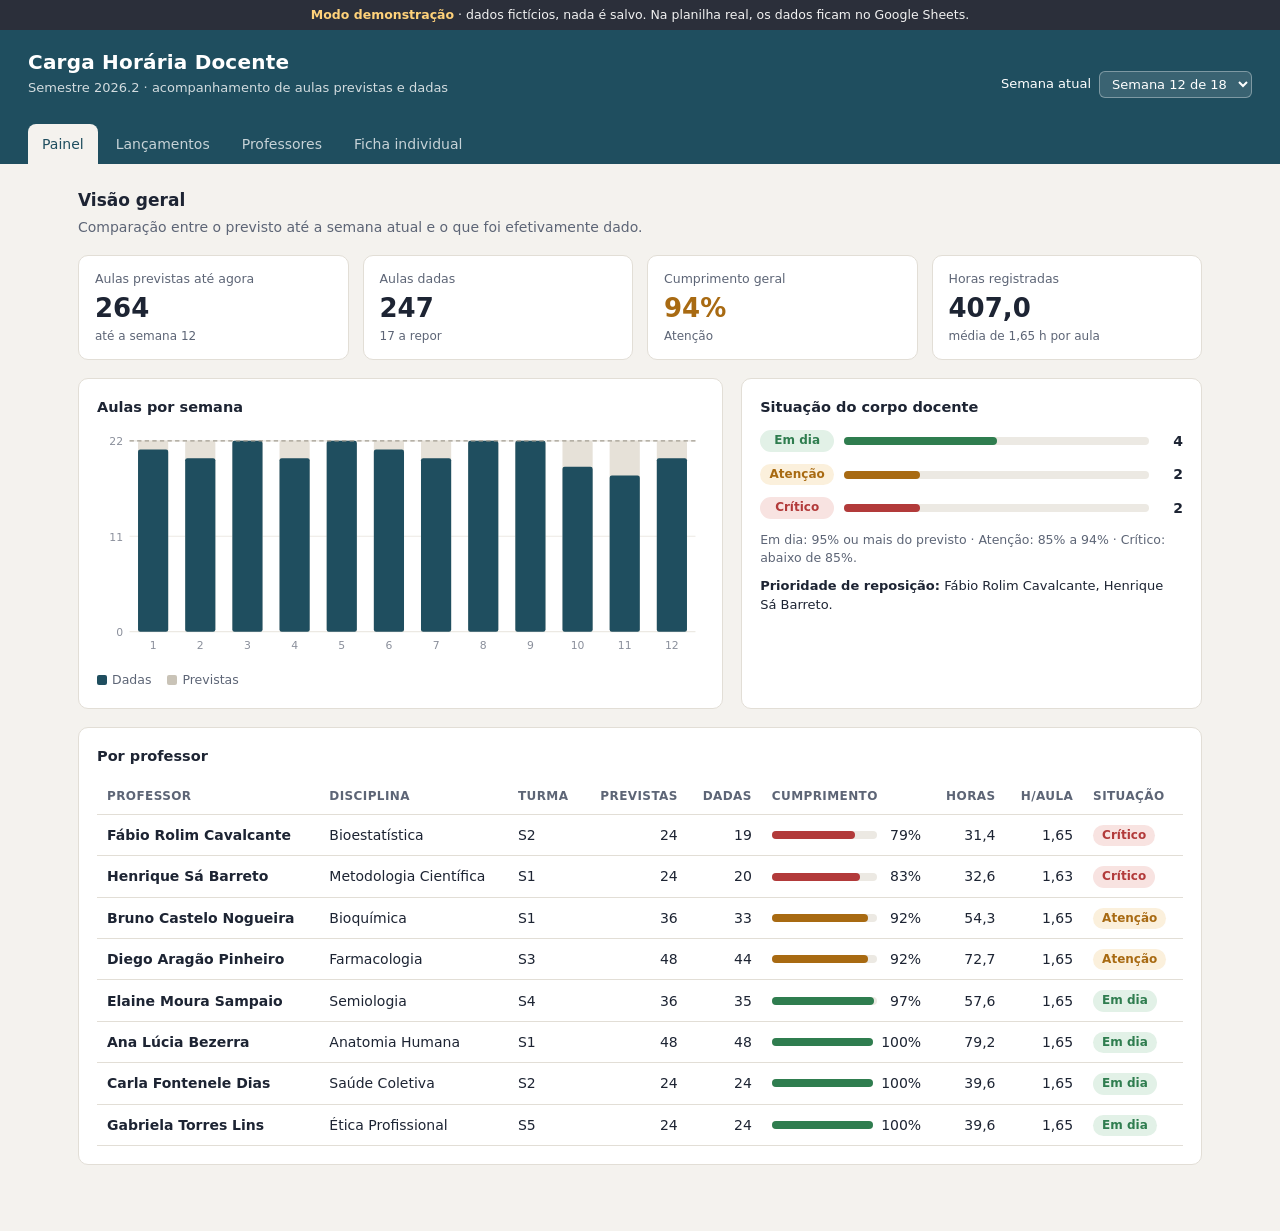
<file: index.html>
<!doctype html>
<meta charset="utf-8">
<title>Carga Horária Docente — demo</title>
<meta http-equiv="refresh" content="0; url=apps-script/Index.html">
<a href="apps-script/Index.html">Abrir a demonstração</a>
</file>
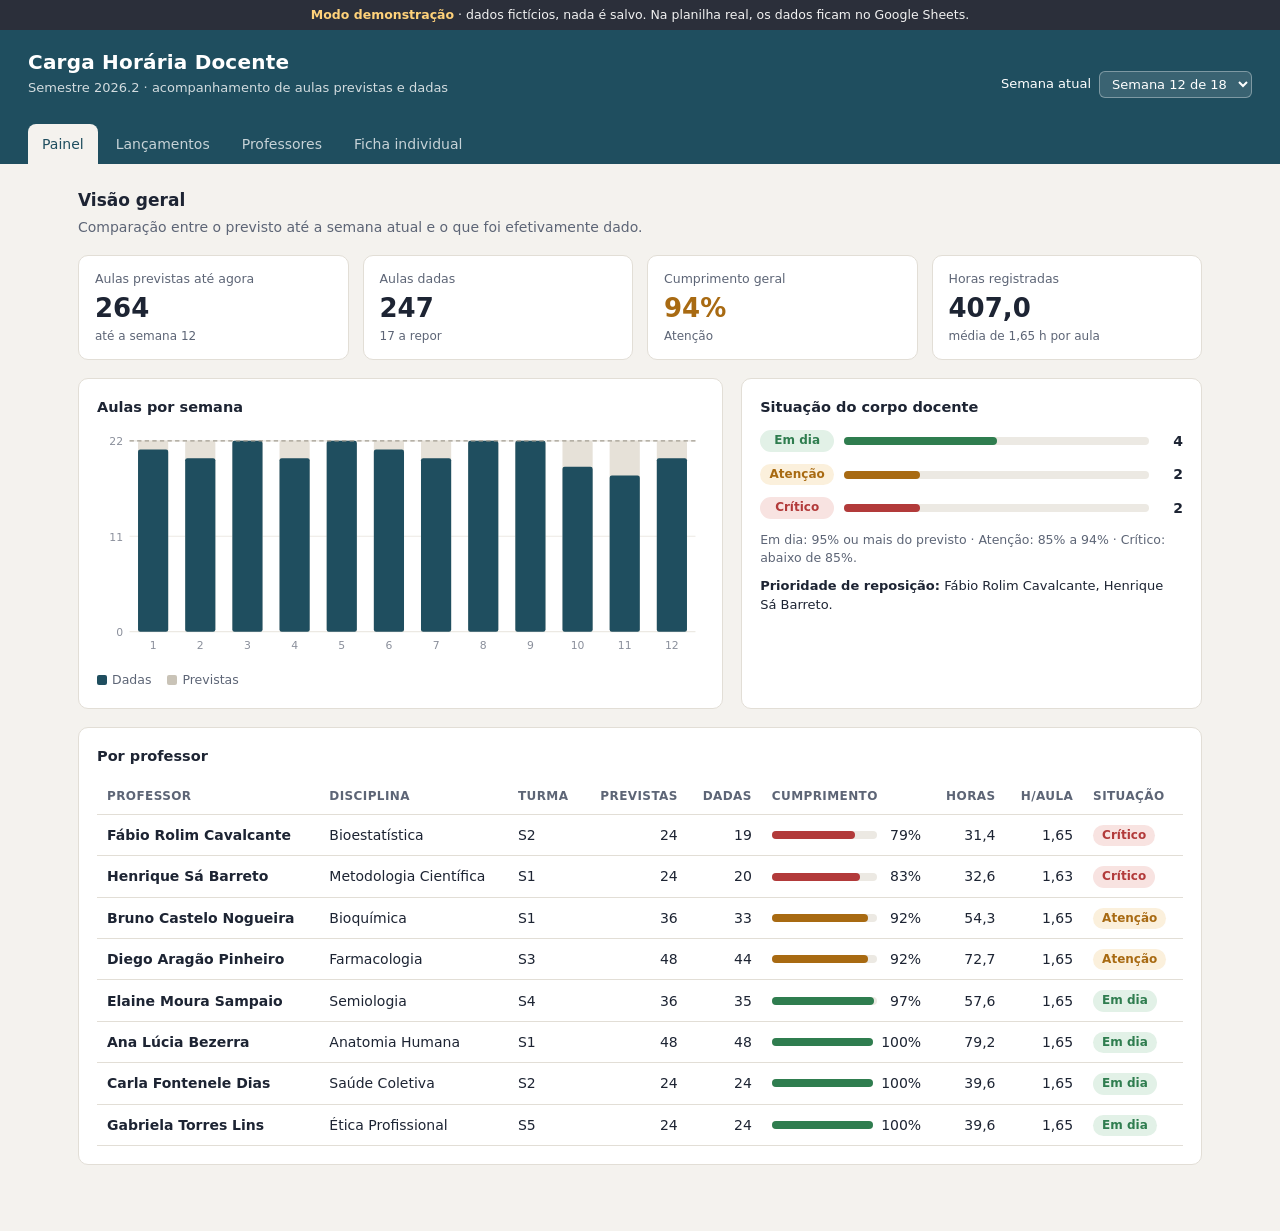
<file: apps-script/Index.html>
<!DOCTYPE html>
<html lang="pt-BR">
<head>
<meta charset="utf-8">
<meta name="viewport" content="width=device-width, initial-scale=1">
<title>Carga Horária Docente</title>
<style>
  :root {
    --bg: #f4f2ee;
    --surface: #ffffff;
    --ink: #1d2433;
    --muted: #5d6576;
    --line: #e2ded6;
    --brand: #1f4e5f;
    --brand-soft: #e3eef1;
    --ok: #2f7d4f;
    --ok-soft: #e2f1e7;
    --warn: #a86a12;
    --warn-soft: #fbf0dc;
    --bad: #b23a3a;
    --bad-soft: #f8e3e1;
    --radius: 10px;
    --font: "Segoe UI", system-ui, -apple-system, Roboto, "Helvetica Neue", Arial, sans-serif;
  }
  * { box-sizing: border-box; }
  body { margin: 0; background: var(--bg); color: var(--ink); font: 14px/1.45 var(--font); }
  button, input, select { font: inherit; color: inherit; }

  .demo-banner { background: #2b2f3a; color: #f1f1f1; text-align: center; padding: 6px 16px; font-size: 12.5px; }
  .demo-banner b { color: #ffd27a; }

  header.top {
    background: var(--brand); color: #fff;
    padding: 18px 28px 0; display: flex; flex-wrap: wrap; align-items: flex-end; gap: 12px 24px;
  }
  .brand h1 { margin: 0; font-size: 20px; letter-spacing: .2px; }
  .brand p { margin: 2px 0 14px; opacity: .8; font-size: 13px; }
  .semana-atual { margin-left: auto; margin-bottom: 14px; display: flex; align-items: center; gap: 8px; font-size: 13px; }
  .semana-atual select { background: rgba(255,255,255,.12); border: 1px solid rgba(255,255,255,.35); color: #fff; border-radius: 6px; padding: 4px 8px; }
  .semana-atual select option { color: var(--ink); }
  nav.tabs { flex-basis: 100%; display: flex; gap: 4px; overflow-x: auto; }
  nav.tabs button {
    background: none; border: 0; color: rgba(255,255,255,.75); padding: 10px 14px; cursor: pointer;
    border-radius: 8px 8px 0 0; white-space: nowrap; font-weight: 500;
  }
  nav.tabs button[aria-selected="true"] { background: var(--bg); color: var(--brand); }

  main { max-width: 1180px; margin: 0 auto; padding: 24px 28px 48px; }
  section[hidden] { display: none; }
  h2 { font-size: 17px; margin: 0 0 4px; }
  .sub { color: var(--muted); margin: 0 0 18px; }

  .kpis { display: grid; grid-template-columns: repeat(auto-fit, minmax(190px, 1fr)); gap: 14px; margin-bottom: 18px; }
  .kpi { background: var(--surface); border: 1px solid var(--line); border-radius: var(--radius); padding: 14px 16px; }
  .kpi .label { color: var(--muted); font-size: 12.5px; }
  .kpi .valor { font-size: 26px; font-weight: 650; margin-top: 2px; font-variant-numeric: tabular-nums; }
  .kpi .nota { font-size: 12px; color: var(--muted); }

  .card { background: var(--surface); border: 1px solid var(--line); border-radius: var(--radius); padding: 18px; margin-bottom: 18px; }
  .card h3 { margin: 0 0 12px; font-size: 14.5px; }
  .grid-2 { display: grid; grid-template-columns: 1.4fr 1fr; gap: 18px; }
  @media (max-width: 900px) { .grid-2 { grid-template-columns: 1fr; } }

  table { width: 100%; border-collapse: collapse; font-variant-numeric: tabular-nums; }
  th, td { text-align: left; padding: 9px 10px; border-bottom: 1px solid var(--line); }
  th { font-size: 12px; text-transform: uppercase; letter-spacing: .4px; color: var(--muted); font-weight: 600; }
  td.num, th.num { text-align: right; }
  tbody tr:hover { background: #faf9f6; }
  .tabela-wrap { overflow-x: auto; }

  .barra { position: relative; height: 8px; background: #ece9e3; border-radius: 4px; min-width: 90px; }
  .barra > span { position: absolute; inset: 0 auto 0 0; border-radius: 4px; }
  .chip { display: inline-block; padding: 2px 9px; border-radius: 999px; font-size: 12px; font-weight: 600; }
  .chip.ok { background: var(--ok-soft); color: var(--ok); }
  .chip.warn { background: var(--warn-soft); color: var(--warn); }
  .chip.bad { background: var(--bad-soft); color: var(--bad); }

  .legenda { display: flex; gap: 16px; font-size: 12.5px; color: var(--muted); margin-top: 8px; flex-wrap: wrap; }
  .legenda i { display: inline-block; width: 10px; height: 10px; border-radius: 2px; margin-right: 5px; vertical-align: -1px; }

  form.linha { display: grid; grid-template-columns: repeat(auto-fit, minmax(150px, 1fr)); gap: 12px; align-items: end; }
  label.campo { display: flex; flex-direction: column; gap: 4px; font-size: 12.5px; color: var(--muted); }
  label.campo input, label.campo select { height: 38px; padding: 0 10px; border: 1px solid var(--line); border-radius: 7px; background: #fff; color: var(--ink); font-size: 14px; }
  .btn { background: var(--brand); color: #fff; border: 0; border-radius: 7px; padding: 9px 16px; cursor: pointer; font-weight: 600; }
  .btn:disabled { opacity: .6; cursor: progress; }
  .btn.sec { background: #fff; color: var(--brand); border: 1px solid var(--brand); }

  .mapa { border-collapse: separate; border-spacing: 3px; width: auto; }
  .mapa th, .mapa td { border: 0; padding: 0; }
  .mapa th { font-size: 11px; text-transform: none; letter-spacing: 0; text-align: center; padding: 0 0 4px; }
  .mapa th.nome { text-align: left; padding-right: 10px; white-space: nowrap; font-size: 12.5px; color: var(--ink); font-weight: 500; }
  .mapa td.cel { width: 34px; height: 30px; text-align: center; border-radius: 5px; cursor: pointer; font-size: 12px; font-weight: 600; }
  .mapa td.cel:hover { outline: 2px solid var(--brand); }
  .cel.vazia { background: #f0ede7; color: #b7b1a6; }
  .cel.cheia { background: #cfe5d8; color: #1f5b37; }
  .cel.parcial { background: #f6dfb6; color: #7a4d0c; }
  .cel.zero { background: #f1c9c4; color: #8b2a2a; }
  .cel.futura { background: transparent; border: 1px dashed var(--line); cursor: default; }
  .cel.futura:hover { outline: none; }

  .toast { position: fixed; bottom: 22px; left: 50%; transform: translateX(-50%); background: var(--ink); color: #fff; padding: 10px 16px; border-radius: 8px; font-size: 13.5px; opacity: 0; transition: opacity .2s; pointer-events: none; }
  .toast.on { opacity: 1; }
  .toast.erro { background: var(--bad); }

  /* Ficha individual */
  .ficha-ctrl { display: flex; gap: 12px; align-items: end; flex-wrap: wrap; margin-bottom: 18px; }
  .ficha { background: #fff; border: 1px solid var(--line); border-radius: var(--radius); padding: 32px 36px; max-width: 820px; }
  .ficha header { display: flex; justify-content: space-between; align-items: flex-start; border-bottom: 2px solid var(--brand); padding-bottom: 12px; margin-bottom: 18px; gap: 16px; }
  .ficha header h3 { margin: 0; font-size: 18px; color: var(--brand); }
  .ficha header .meta { text-align: right; font-size: 12.5px; color: var(--muted); }
  .ficha .ident { display: grid; grid-template-columns: repeat(3, 1fr); gap: 10px; margin-bottom: 20px; }
  .ficha .ident div span { display: block; font-size: 11.5px; color: var(--muted); text-transform: uppercase; letter-spacing: .4px; }
  .ficha .ident div b { font-size: 15px; }
  .ficha .kpis { margin-bottom: 22px; grid-template-columns: repeat(4, 1fr); gap: 10px; }
  .ficha .kpi .valor { font-size: 22px; }
  @media (max-width: 640px) { .ficha .kpis, .ficha .ident { grid-template-columns: 1fr 1fr; } .ficha { padding: 20px; } }
  .ficha h4 { margin: 0 0 8px; font-size: 13.5px; }
  .comparativo { margin: 4px 0 24px; }
  .comparativo svg { width: 100%; height: auto; display: block; }
  .comparativo p { margin: 6px 0 0; font-size: 12.5px; color: var(--muted); }
  .assinaturas { display: grid; grid-template-columns: 1fr 1fr; gap: 40px; margin-top: 44px; }
  .assinaturas div { border-top: 1px solid var(--ink); padding-top: 6px; text-align: center; font-size: 12.5px; }

  @media print {
    @page { size: A4; margin: 14mm; }
    body { background: #fff; }
    .demo-banner, header.top, .ficha-ctrl, .toast, section:not(#aba-ficha) { display: none !important; }
    main { padding: 0; max-width: none; }
    .ficha { border: 0; padding: 0; max-width: none; }
    .kpi { break-inside: avoid; }
    .ficha th, .ficha td { padding: 4px 8px; font-size: 12px; }
    .ficha .kpis { margin-bottom: 14px; }
    .comparativo { margin-bottom: 14px; }
    .assinaturas { margin-top: 36px; break-inside: avoid; }
  }
</style>
</head>
<body>

<div class="demo-banner" id="demoBanner" hidden>
  <b>Modo demonstração</b> · dados fictícios, nada é salvo. Na planilha real, os dados ficam no Google Sheets.
</div>

<header class="top">
  <div class="brand">
    <h1>Carga Horária Docente</h1>
    <p>Semestre <span id="semestre">—</span> · acompanhamento de aulas previstas e dadas</p>
  </div>
  <label class="semana-atual">Semana atual
    <select id="semanaAtual" aria-label="Semana atual do semestre"></select>
  </label>
  <nav class="tabs" role="tablist">
    <button role="tab" data-aba="painel" aria-selected="true">Painel</button>
    <button role="tab" data-aba="lancamentos" aria-selected="false">Lançamentos</button>
    <button role="tab" data-aba="professores" aria-selected="false">Professores</button>
    <button role="tab" data-aba="ficha" aria-selected="false">Ficha individual</button>
  </nav>
</header>

<main>
  <!-- PAINEL -->
  <section id="aba-painel">
    <h2>Visão geral</h2>
    <p class="sub">Comparação entre o previsto até a semana atual e o que foi efetivamente dado.</p>
    <div class="kpis" id="kpisGerais"></div>
    <div class="grid-2">
      <div class="card">
        <h3>Aulas por semana</h3>
        <div id="graficoSemanas"></div>
        <div class="legenda"><span><i style="background:var(--brand)"></i>Dadas</span><span><i style="background:#c9c3b7"></i>Previstas</span></div>
      </div>
      <div class="card">
        <h3>Situação do corpo docente</h3>
        <div id="resumoSituacao"></div>
      </div>
    </div>
    <div class="card">
      <h3>Por professor</h3>
      <div class="tabela-wrap"><table id="tabelaProfessores"></table></div>
    </div>
  </section>

  <!-- LANÇAMENTOS -->
  <section id="aba-lancamentos" hidden>
    <h2>Lançamento semanal</h2>
    <p class="sub">Registre as aulas dadas na semana. Clique em uma célula do mapa para editar um lançamento.</p>
    <div class="card">
      <form class="linha" id="formLancamento">
        <label class="campo">Semana <select name="semana" required></select></label>
        <label class="campo" style="grid-column: span 2">Professor <select name="professorId" required></select></label>
        <label class="campo">Aulas dadas <input name="aulasDadas" type="number" min="0" step="1" required></label>
        <label class="campo">Horas <input name="horas" type="number" min="0" step="0.1" required></label>
        <label class="campo" style="grid-column: span 2">Observação <input name="observacao" placeholder="Ex.: reposição na semana 14"></label>
        <button class="btn" type="submit">Salvar lançamento</button>
      </form>
    </div>
    <div class="card">
      <h3>Mapa do semestre (aulas dadas por semana)</h3>
      <div class="tabela-wrap"><table class="mapa" id="mapa"></table></div>
      <div class="legenda">
        <span><i style="background:#cfe5d8"></i>Completa</span>
        <span><i style="background:#f6dfb6"></i>Parcial</span>
        <span><i style="background:#f1c9c4"></i>Nenhuma aula</span>
        <span><i style="background:#f0ede7"></i>Sem lançamento</span>
      </div>
    </div>
  </section>

  <!-- PROFESSORES -->
  <section id="aba-professores" hidden>
    <h2>Professores</h2>
    <p class="sub">Cadastro do corpo docente e da carga semanal prevista.</p>
    <div class="card">
      <form class="linha" id="formProfessor">
        <input type="hidden" name="id">
        <label class="campo" style="grid-column: span 2">Nome <input name="nome" required></label>
        <label class="campo" style="grid-column: span 2">Disciplina <input name="disciplina"></label>
        <label class="campo">Turma <input name="turma"></label>
        <label class="campo">Aulas por semana <input name="aulasPorSemana" type="number" min="0" step="1" required></label>
        <button class="btn" type="submit">Salvar professor</button>
        <button class="btn sec" type="reset">Limpar</button>
      </form>
    </div>
    <div class="card"><div class="tabela-wrap"><table id="tabelaCadastro"></table></div></div>
  </section>

  <!-- FICHA INDIVIDUAL -->
  <section id="aba-ficha" hidden>
    <div class="ficha-ctrl">
      <label class="campo" style="min-width:280px">Professor <select id="fichaProfessor"></select></label>
      <button class="btn" onclick="window.print()">Imprimir ficha</button>
    </div>
    <div class="ficha" id="ficha"></div>
  </section>
</main>

<div class="toast" id="toast" role="status" aria-live="polite"></div>

<script>
/* ======================================================================
   Camada de dados: usa google.script.run no Apps Script, ou dados
   fictícios em memória quando aberto direto no navegador (modo demo).
   ====================================================================== */
const DEMO = !(window.google && google.script && google.script.run);

function chamar(fn, ...args) {
  if (!DEMO) {
    return new Promise((ok, falha) =>
      google.script.run.withSuccessHandler(ok).withFailureHandler(e => falha(e))[fn](...args));
  }
  return Promise.resolve(Demo[fn](...args));
}

const Demo = (() => {
  const professores = [
    ['P001', 'Ana Lúcia Bezerra', 'Anatomia Humana', 'S1', 4],
    ['P002', 'Bruno Castelo Nogueira', 'Bioquímica', 'S1', 3],
    ['P003', 'Carla Fontenele Dias', 'Saúde Coletiva', 'S2', 2],
    ['P004', 'Diego Aragão Pinheiro', 'Farmacologia', 'S3', 4],
    ['P005', 'Elaine Moura Sampaio', 'Semiologia', 'S4', 3],
    ['P006', 'Fábio Rolim Cavalcante', 'Bioestatística', 'S2', 2],
    ['P007', 'Gabriela Torres Lins', 'Ética Profissional', 'S5', 2],
    ['P008', 'Henrique Sá Barreto', 'Metodologia Científica', 'S1', 2],
  ];
  // mesma regra de geração de exemplo usada no Code.gs
  const perfil = [0.98, 0.88, 1.0, 0.8, 0.95, 0.72, 0.97, 0.9];
  const pseudoAleatorio = (i, s) => { const x = Math.sin((i + 1) * 12.9898 + s * 78.233) * 43758.5453; return x - Math.floor(x); };
  const lancamentos = [];
  professores.forEach((p, i) => {
    for (let s = 1; s <= 12; s++) {
      if (i === professores.length - 1 && s === 12) continue; // um lançamento ainda não feito
      const r = pseudoAleatorio(i, s);
      let dadas = p[4];
      if (r > perfil[i]) dadas = Math.max(0, p[4] - (r > (1 + perfil[i]) / 2 + 0.02 ? 2 : 1));
      const horas = Math.round(dadas * (1.5 + ((i + s) % 4) * 0.1) * 10) / 10;
      lancamentos.push({ semana: s, professorId: p[0], aulasDadas: dadas, horas, observacao: dadas < p[4] ? 'Reposição pendente' : '' });
    }
  });
  const db = {
    parametros: { semestre: '2026.2', semanas: 18, semanaAtual: 12, horasPorAula: 1.67 },
    professores: professores.map(p => ({ id: p[0], nome: p[1], disciplina: p[2], turma: p[3], aulasPorSemana: p[4], ativo: true })),
    lancamentos,
  };
  const copia = () => JSON.parse(JSON.stringify(db));
  return {
    getDados: copia,
    salvarLancamento(l) {
      const i = db.lancamentos.findIndex(x => x.semana === +l.semana && x.professorId === l.professorId);
      const novo = { semana: +l.semana, professorId: l.professorId, aulasDadas: +l.aulasDadas, horas: +l.horas, observacao: l.observacao || '' };
      if (i >= 0) db.lancamentos[i] = novo; else db.lancamentos.push(novo);
      return copia();
    },
    salvarProfessor(p) {
      const id = p.id || 'P' + String(db.professores.length + 1).padStart(3, '0');
      const novo = { id, nome: p.nome.trim(), disciplina: p.disciplina, turma: p.turma, aulasPorSemana: +p.aulasPorSemana, ativo: true };
      const i = db.professores.findIndex(x => x.id === id);
      if (i >= 0) db.professores[i] = novo; else db.professores.push(novo);
      return copia();
    },
    salvarSemanaAtual(s) { db.parametros.semanaAtual = +s; return copia(); },
  };
})();

/* ======================================================================
   Cálculos
   ====================================================================== */
let D = null;

function metricas(prof) {
  const ate = D.parametros.semanaAtual;
  const meus = D.lancamentos.filter(l => l.professorId === prof.id && l.semana <= ate);
  const previstasAte = prof.aulasPorSemana * ate;
  const previstasTotal = prof.aulasPorSemana * D.parametros.semanas;
  const dadas = meus.reduce((s, l) => s + l.aulasDadas, 0);
  const horas = meus.reduce((s, l) => s + l.horas, 0);
  const cumprimento = previstasAte ? dadas / previstasAte : 0;
  return {
    previstasAte, previstasTotal, dadas, horas, cumprimento,
    mediaHoras: dadas ? horas / dadas : 0,
    pendentes: Math.max(0, previstasAte - dadas),
    lancadas: meus.length,
  };
}

function situacao(c) {
  if (c >= 0.95) return { cls: 'ok', txt: 'Em dia', cor: 'var(--ok)' };
  if (c >= 0.85) return { cls: 'warn', txt: 'Atenção', cor: 'var(--warn)' };
  return { cls: 'bad', txt: 'Crítico', cor: 'var(--bad)' };
}

const fmt = {
  int: n => n.toLocaleString('pt-BR'),
  dec: (n, c = 1) => n.toLocaleString('pt-BR', { minimumFractionDigits: c, maximumFractionDigits: c }),
  pct: n => Math.round(n * 100) + '%',
};
const esc = s => String(s ?? '').replace(/[&<>"]/g, c => ({ '&': '&amp;', '<': '&lt;', '>': '&gt;', '"': '&quot;' }[c]));
const ativos = () => D.professores.filter(p => p.ativo);

/* ======================================================================
   Renderização
   ====================================================================== */
function renderTudo() {
  document.getElementById('semestre').textContent = D.parametros.semestre;
  const selSem = document.getElementById('semanaAtual');
  selSem.innerHTML = Array.from({ length: D.parametros.semanas }, (_, i) =>
    `<option value="${i + 1}" ${i + 1 === D.parametros.semanaAtual ? 'selected' : ''}>Semana ${i + 1} de ${D.parametros.semanas}</option>`).join('');
  renderPainel();
  renderLancamentos();
  renderCadastro();
  renderFicha();
}

function kpi(label, valor, nota = '') {
  return `<div class="kpi"><div class="label">${label}</div><div class="valor">${valor}</div><div class="nota">${nota}</div></div>`;
}

function renderPainel() {
  const lista = ativos().map(p => ({ p, m: metricas(p) }));
  const prev = lista.reduce((s, x) => s + x.m.previstasAte, 0);
  const dadas = lista.reduce((s, x) => s + x.m.dadas, 0);
  const horas = lista.reduce((s, x) => s + x.m.horas, 0);
  const sit = situacao(prev ? dadas / prev : 0);

  document.getElementById('kpisGerais').innerHTML =
    kpi('Aulas previstas até agora', fmt.int(prev), `até a semana ${D.parametros.semanaAtual}`) +
    kpi('Aulas dadas', fmt.int(dadas), `${fmt.int(Math.max(0, prev - dadas))} a repor`) +
    kpi('Cumprimento geral', `<span style="color:${sit.cor}">${fmt.pct(prev ? dadas / prev : 0)}</span>`, sit.txt) +
    kpi('Horas registradas', fmt.dec(horas), `média de ${fmt.dec(dadas ? horas / dadas : 0, 2)} h por aula`);

  // gráfico de barras: previstas x dadas por semana
  const S = D.parametros.semanaAtual;
  const semanas = Array.from({ length: S }, (_, i) => i + 1);
  const previstaSemana = ativos().reduce((s, p) => s + p.aulasPorSemana, 0);
  const dadasSemana = semanas.map(s => D.lancamentos.filter(l => l.semana === s && ativos().some(p => p.id === l.professorId))
    .reduce((t, l) => t + l.aulasDadas, 0));
  const W = 560, H = 210, pad = { l: 30, r: 8, t: 10, b: 24 };
  const max = Math.max(previstaSemana, ...dadasSemana, 1);
  const bw = (W - pad.l - pad.r) / S;
  const y = v => pad.t + (H - pad.t - pad.b) * (1 - v / max);
  let svg = `<svg viewBox="0 0 ${W} ${H}" role="img" aria-label="Aulas dadas por semana comparadas ao previsto">`;
  [0, 0.5, 1].forEach(f => {
    const v = Math.round(max * f);
    svg += `<line x1="${pad.l}" x2="${W - pad.r}" y1="${y(v)}" y2="${y(v)}" stroke="#ece9e3"/>` +
           `<text x="${pad.l - 6}" y="${y(v) + 4}" font-size="10" text-anchor="end" fill="#8a8f9b">${v}</text>`;
  });
  semanas.forEach((s, i) => {
    const x = pad.l + i * bw;
    svg += `<rect x="${x + bw * 0.18}" y="${y(previstaSemana)}" width="${bw * 0.64}" height="${y(0) - y(previstaSemana)}" fill="#e6e1d8" rx="2"/>`;
    svg += `<rect x="${x + bw * 0.18}" y="${y(dadasSemana[i])}" width="${bw * 0.64}" height="${y(0) - y(dadasSemana[i])}" fill="var(--brand)" rx="2"><title>Semana ${s}: ${dadasSemana[i]} de ${previstaSemana}</title></rect>`;
    svg += `<text x="${x + bw / 2}" y="${H - 8}" font-size="10" text-anchor="middle" fill="#8a8f9b">${s}</text>`;
  });
  svg += `<line x1="${pad.l}" x2="${W - pad.r}" y1="${y(previstaSemana)}" y2="${y(previstaSemana)}" stroke="#a39d91" stroke-dasharray="4 3"/>`;
  document.getElementById('graficoSemanas').innerHTML = svg + '</svg>';

  // resumo por situação
  const grupos = { ok: [], warn: [], bad: [] };
  lista.forEach(x => grupos[situacao(x.m.cumprimento).cls].push(x));
  const linha = (cls, txt, arr) => `
    <div style="display:flex;align-items:center;gap:10px;margin-bottom:12px">
      <span class="chip ${cls}" style="min-width:74px;text-align:center">${txt}</span>
      <div class="barra" style="flex:1"><span style="width:${lista.length ? arr.length / lista.length * 100 : 0}%;background:var(--${cls === 'warn' ? 'warn' : cls})"></span></div>
      <b style="min-width:24px;text-align:right">${arr.length}</b>
    </div>`;
  document.getElementById('resumoSituacao').innerHTML =
    linha('ok', 'Em dia', grupos.ok) + linha('warn', 'Atenção', grupos.warn) + linha('bad', 'Crítico', grupos.bad) +
    `<p class="sub" style="margin:10px 0 0;font-size:12.5px">Em dia: 95% ou mais do previsto · Atenção: 85% a 94% · Crítico: abaixo de 85%.</p>` +
    (grupos.bad.length ? `<p style="margin:10px 0 0;font-size:13px"><b>Prioridade de reposição:</b> ${grupos.bad.map(x => esc(x.p.nome)).join(', ')}.</p>` : '');

  // tabela
  lista.sort((a, b) => a.m.cumprimento - b.m.cumprimento);
  document.getElementById('tabelaProfessores').innerHTML = `
    <thead><tr><th>Professor</th><th>Disciplina</th><th>Turma</th><th class="num">Previstas</th><th class="num">Dadas</th>
      <th>Cumprimento</th><th class="num">Horas</th><th class="num">h/aula</th><th>Situação</th></tr></thead>
    <tbody>${lista.map(({ p, m }) => {
      const st = situacao(m.cumprimento);
      return `<tr>
        <td><b>${esc(p.nome)}</b></td><td>${esc(p.disciplina)}</td><td>${esc(p.turma)}</td>
        <td class="num">${m.previstasAte}</td><td class="num">${m.dadas}</td>
        <td><div style="display:flex;align-items:center;gap:8px"><div class="barra" style="flex:1"><span style="width:${Math.min(100, m.cumprimento * 100)}%;background:${st.cor}"></span></div><span style="min-width:36px;text-align:right">${fmt.pct(m.cumprimento)}</span></div></td>
        <td class="num">${fmt.dec(m.horas)}</td><td class="num">${fmt.dec(m.mediaHoras, 2)}</td>
        <td><span class="chip ${st.cls}">${st.txt}</span></td></tr>`;
    }).join('')}</tbody>`;
}

function renderLancamentos() {
  const f = document.getElementById('formLancamento');
  const semAtual = f.semana.value || D.parametros.semanaAtual;
  const profAtual = f.professorId.value;
  f.semana.innerHTML = Array.from({ length: D.parametros.semanas }, (_, i) => `<option value="${i + 1}">Semana ${i + 1}</option>`).join('');
  f.professorId.innerHTML = ativos().map(p => `<option value="${p.id}">${esc(p.nome)} — ${esc(p.disciplina)}</option>`).join('');
  f.semana.value = semAtual;
  if (profAtual) f.professorId.value = profAtual;
  preencherFormLancamento();

  const S = D.parametros.semanas, atual = D.parametros.semanaAtual;
  let html = `<thead><tr><th></th>${Array.from({ length: S }, (_, i) => `<th>${i + 1}</th>`).join('')}</tr></thead><tbody>`;
  ativos().forEach(p => {
    html += `<tr><th class="nome">${esc(p.nome)}</th>`;
    for (let s = 1; s <= S; s++) {
      if (s > atual) { html += `<td class="cel futura"></td>`; continue; }
      const l = D.lancamentos.find(x => x.professorId === p.id && x.semana === s);
      let cls = 'vazia', txt = '–';
      if (l) {
        txt = l.aulasDadas;
        cls = l.aulasDadas >= p.aulasPorSemana ? 'cheia' : l.aulasDadas === 0 ? 'zero' : 'parcial';
      }
      const titulo = l ? `Semana ${s}: ${l.aulasDadas} de ${p.aulasPorSemana} aulas${l.observacao ? ' — ' + l.observacao : ''}` : `Semana ${s}: sem lançamento`;
      html += `<td class="cel ${cls}" data-prof="${p.id}" data-sem="${s}" title="${esc(titulo)}">${txt}</td>`;
    }
    html += '</tr>';
  });
  document.getElementById('mapa').innerHTML = html + '</tbody>';
}

function preencherFormLancamento() {
  const f = document.getElementById('formLancamento');
  const p = D.professores.find(x => x.id === f.professorId.value);
  if (!p) return;
  const l = D.lancamentos.find(x => x.professorId === p.id && x.semana === +f.semana.value);
  f.aulasDadas.value = l ? l.aulasDadas : p.aulasPorSemana;
  f.horas.value = l ? l.horas : Math.round(p.aulasPorSemana * D.parametros.horasPorAula * 10) / 10;
  f.observacao.value = l ? l.observacao : '';
}

function renderCadastro() {
  document.getElementById('tabelaCadastro').innerHTML = `
    <thead><tr><th>ID</th><th>Nome</th><th>Disciplina</th><th>Turma</th><th class="num">Aulas/semana</th><th class="num">Previstas no semestre</th><th></th></tr></thead>
    <tbody>${D.professores.map(p => `<tr>
      <td>${esc(p.id)}</td><td><b>${esc(p.nome)}</b></td><td>${esc(p.disciplina)}</td><td>${esc(p.turma)}</td>
      <td class="num">${p.aulasPorSemana}</td><td class="num">${p.aulasPorSemana * D.parametros.semanas}</td>
      <td style="text-align:right"><button class="btn sec" style="padding:4px 10px" data-editar="${p.id}">Editar</button></td></tr>`).join('')}</tbody>`;
}

function renderFicha() {
  const sel = document.getElementById('fichaProfessor');
  const atual = sel.value;
  sel.innerHTML = ativos().map(p => `<option value="${p.id}">${esc(p.nome)}</option>`).join('');
  if (atual) sel.value = atual;
  const p = D.professores.find(x => x.id === sel.value);
  if (!p) { document.getElementById('ficha').innerHTML = '<p>Nenhum professor cadastrado.</p>'; return; }

  const m = metricas(p);
  const todos = ativos().map(x => metricas(x).cumprimento);
  const mediaGeral = todos.reduce((a, b) => a + b, 0) / (todos.length || 1);
  const st = situacao(m.cumprimento);
  const hoje = new Date().toLocaleDateString('pt-BR');

  // comparativo anônimo: um ponto por professor, só o próprio destacado
  const W = 640, H = 70, x0 = 20, x1 = W - 20;
  const minC = Math.min(0.5, ...todos), maxC = 1.05;
  const xs = c => x0 + (x1 - x0) * (Math.min(c, maxC) - minC) / (maxC - minC);
  let svg = `<svg viewBox="0 0 ${W} ${H}" role="img" aria-label="Posição anônima do professor em relação aos colegas">`;
  svg += `<line x1="${x0}" x2="${x1}" y1="30" y2="30" stroke="#d9d4ca" stroke-width="2"/>`;
  [0.6, 0.7, 0.8, 0.9, 1.0].filter(t => t >= minC).forEach(t =>
    svg += `<text x="${xs(t)}" y="62" font-size="11" text-anchor="middle" fill="#8a8f9b">${Math.round(t * 100)}%</text><line x1="${xs(t)}" x2="${xs(t)}" y1="25" y2="35" stroke="#d9d4ca"/>`);
  todos.forEach(c => svg += `<circle cx="${xs(c)}" cy="30" r="6" fill="#c9c3b7" opacity=".9"/>`);
  svg += `<line x1="${xs(mediaGeral)}" x2="${xs(mediaGeral)}" y1="12" y2="44" stroke="var(--ink)" stroke-dasharray="3 3"/>`;
  svg += `<text x="${xs(mediaGeral)}" y="9" font-size="10.5" text-anchor="middle" fill="var(--ink)">média ${fmt.pct(mediaGeral)}</text>`;
  svg += `<circle cx="${xs(m.cumprimento)}" cy="30" r="9" fill="${st.cor}" stroke="#fff" stroke-width="2"/>`;
  svg += '</svg>';

  const linhas = Array.from({ length: D.parametros.semanaAtual }, (_, i) => {
    const l = D.lancamentos.find(x => x.professorId === p.id && x.semana === i + 1);
    return `<tr><td>Semana ${i + 1}</td><td class="num">${p.aulasPorSemana}</td><td class="num">${l ? l.aulasDadas : '—'}</td>
      <td class="num">${l ? fmt.dec(l.horas) : '—'}</td><td>${l ? esc(l.observacao) : 'Sem lançamento'}</td></tr>`;
  }).join('');

  document.getElementById('ficha').innerHTML = `
    <header>
      <div><h3>Ficha Individual Docente</h3><div style="font-size:13px;color:var(--muted)">Semestre ${esc(D.parametros.semestre)} · até a semana ${D.parametros.semanaAtual} de ${D.parametros.semanas}</div></div>
      <div class="meta">Emitida em ${hoje}</div>
    </header>
    <div class="ident">
      <div><span>Professor(a)</span><b>${esc(p.nome)}</b></div>
      <div><span>Disciplina</span><b>${esc(p.disciplina)}</b></div>
      <div><span>Turma</span><b>${esc(p.turma)}</b></div>
    </div>
    <div class="kpis">
      ${kpi('Aulas previstas', m.previstasAte, `${m.previstasTotal} no semestre`)}
      ${kpi('Aulas dadas', m.dadas, m.pendentes ? `${m.pendentes} a repor` : 'nenhuma pendência')}
      ${kpi('Cumprimento', `<span style="color:${st.cor}">${fmt.pct(m.cumprimento)}</span>`, st.txt)}
      ${kpi('Média de horas por aula', fmt.dec(m.mediaHoras, 2), `${fmt.dec(m.horas)} h no total`)}
    </div>
    <h4>Comparativo com o corpo docente (anônimo)</h4>
    <div class="comparativo">${svg}
      <p>Cada ponto cinza é um(a) colega, sem identificação. O ponto colorido é você. A linha tracejada marca a média do curso.</p>
    </div>
    <h4>Registro semanal</h4>
    <table><thead><tr><th>Semana</th><th class="num">Previstas</th><th class="num">Dadas</th><th class="num">Horas</th><th>Observação</th></tr></thead><tbody>${linhas}</tbody></table>
    <div class="assinaturas"><div>Professor(a)</div><div>Coordenação do curso</div></div>`;
}

/* ======================================================================
   Eventos
   ====================================================================== */
function toast(msg, erro = false) {
  const t = document.getElementById('toast');
  t.textContent = msg; t.className = 'toast on' + (erro ? ' erro' : '');
  clearTimeout(t._h); t._h = setTimeout(() => t.className = 'toast', 2600);
}

function abrirAba(nome) {
  document.querySelectorAll('nav.tabs button').forEach(b => b.setAttribute('aria-selected', b.dataset.aba === nome));
  document.querySelectorAll('main > section').forEach(s => s.hidden = s.id !== 'aba-' + nome);
}

async function salvar(btn, fn, payload, msg) {
  btn.disabled = true;
  try { D = await chamar(fn, payload); renderTudo(); toast(msg); }
  catch (e) { toast(e.message || String(e), true); }
  finally { btn.disabled = false; }
}

document.querySelector('nav.tabs').addEventListener('click', e => { if (e.target.dataset.aba) abrirAba(e.target.dataset.aba); });

document.getElementById('semanaAtual').addEventListener('change', e => salvar(e.target, 'salvarSemanaAtual', +e.target.value, 'Semana atual atualizada.'));

const fL = document.getElementById('formLancamento');
fL.semana.addEventListener('change', preencherFormLancamento);
fL.professorId.addEventListener('change', preencherFormLancamento);
fL.addEventListener('submit', e => {
  e.preventDefault();
  const dados = Object.fromEntries(new FormData(fL));
  salvar(fL.querySelector('button'), 'salvarLancamento', dados, 'Lançamento salvo.');
});

document.getElementById('mapa').addEventListener('click', e => {
  const c = e.target.closest('td.cel[data-prof]');
  if (!c) return;
  fL.semana.value = c.dataset.sem; fL.professorId.value = c.dataset.prof;
  preencherFormLancamento();
  fL.scrollIntoView({ behavior: 'smooth', block: 'center' });
  fL.aulasDadas.focus();
});

const fP = document.getElementById('formProfessor');
fP.addEventListener('submit', e => {
  e.preventDefault();
  const dados = Object.fromEntries(new FormData(fP));
  salvar(fP.querySelector('button[type=submit]'), 'salvarProfessor', dados, 'Professor salvo.').then(() => fP.reset());
});
document.getElementById('tabelaCadastro').addEventListener('click', e => {
  const id = e.target.dataset.editar; if (!id) return;
  const p = D.professores.find(x => x.id === id);
  Object.entries(p).forEach(([k, v]) => { if (fP[k]) fP[k].value = v; });
  fP.scrollIntoView({ behavior: 'smooth', block: 'center' });
});

document.getElementById('fichaProfessor').addEventListener('change', renderFicha);

(async function iniciar() {
  document.getElementById('demoBanner').hidden = !DEMO;
  try { D = await chamar('getDados'); renderTudo(); }
  catch (e) { toast('Não foi possível carregar os dados: ' + (e.message || e), true); }
})();
</script>
</body>
</html>
</file>
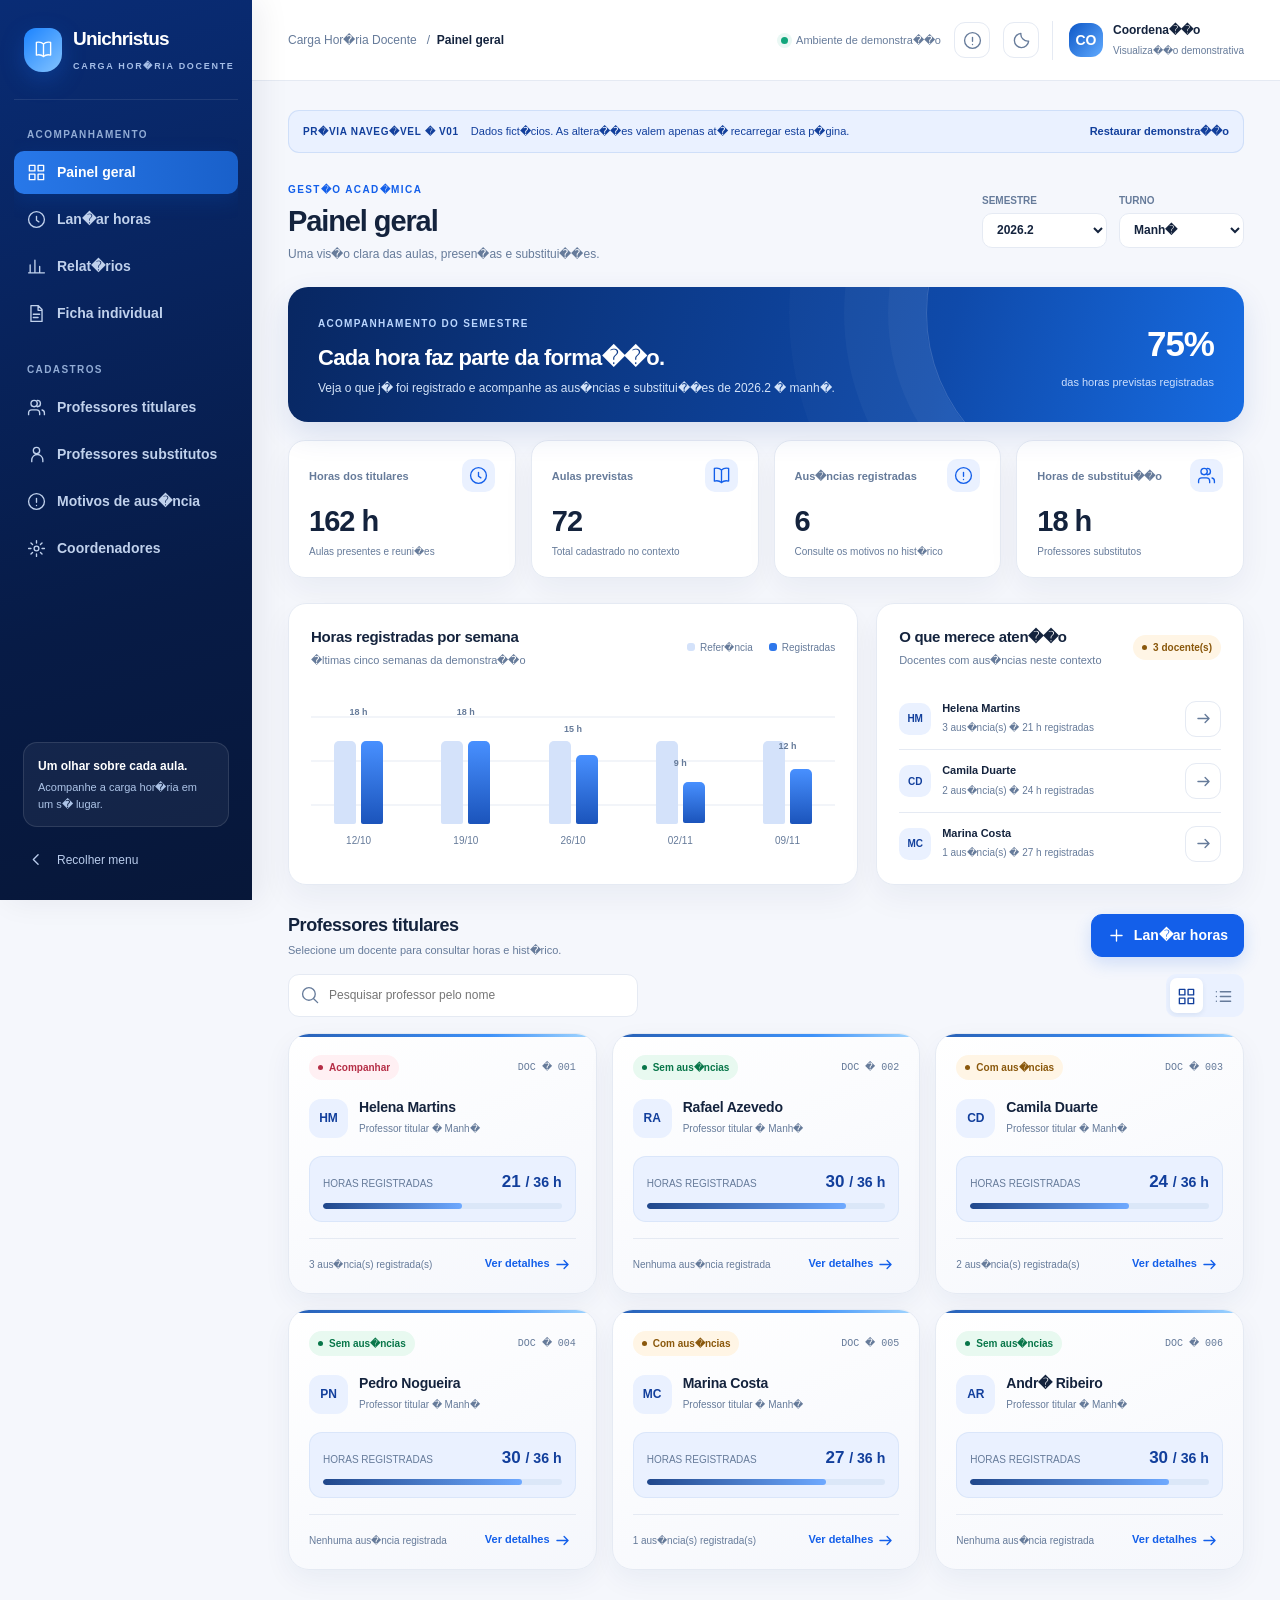
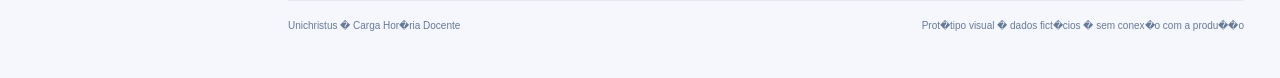
<file: prototipos/unichristus-v01/previa.html>
<!doctype html>
<html lang="pt-BR"><head><meta charset="utf-8"><meta name="viewport" content="width=device-width,initial-scale=1"><meta name="color-scheme" content="light dark"><title>Carga Hor�ria Docente � Unichristus � Pr�via</title><style>:root{--bg:#f5f7fc;--paper:#fff;--ink:#14233d;--muted:#667b9a;--line:#e5eaf3;--primary:#123f9c;--accent:#135fea;--soft:#eaf1ff;--navy:#061b43;--green:#11865d;--amber:#a66c10;--red:#bd3c51;--shadow:0 12px 32px rgba(13,43,97,.055)}
*{box-sizing:border-box}html{scroll-behavior:smooth}body{margin:0;background:var(--bg);color:var(--ink);font:14px/1.5 Inter,ui-sans-serif,-apple-system,BlinkMacSystemFont,"Segoe UI",sans-serif}button,input,select,textarea{font:inherit}button,a,input,select{ -webkit-tap-highlight-color:transparent}button{cursor:pointer}button:disabled{opacity:.5;cursor:not-allowed}button:focus-visible,a:focus-visible,input:focus-visible,select:focus-visible{outline:3px solid #6ca6ff;outline-offset:3px}button svg{pointer-events:none}svg{flex-shrink:0;width:19px;height:19px;vertical-align:middle;fill:none;stroke:currentColor;stroke-width:1.7;stroke-linecap:round;stroke-linejoin:round}.skip{position:fixed;top:-80px;left:20px;z-index:100;background:var(--paper);padding:14px}.skip:focus{top:10px}.app{display:flex;min-height:100vh}.sidebar{width:252px;position:sticky;top:0;height:100dvh;flex-shrink:0;background:linear-gradient(165deg,#092c75,#071b46 67%,#071739);color:white;display:flex;flex-direction:column;padding:23px 14px;box-shadow:8px 0 30px #04163a12;transition:width .25s;z-index:20}.brand{display:flex;gap:11px;align-items:center;padding:2px 10px 24px;border-bottom:1px solid #ffffff18;white-space:nowrap}.crest{width:38px;height:44px;background:linear-gradient(135deg,#1b83ff,#84c4ff);border-radius:12px 12px 18px 18px;display:grid;place-items:center;color:white;box-shadow:0 8px 23px #1670f244;flex:none}.brand strong{display:block;font-size:19px;letter-spacing:-.8px}.brand small{color:#a4bde7;font-size:9px;letter-spacing:1.7px;font-weight:700}.nav{overflow:auto;scrollbar-width:thin;padding-bottom:12px}.navlabel{font-size:10px;font-weight:800;color:#92acd5;letter-spacing:1.4px;margin:27px 13px 9px;white-space:nowrap}.nav button{border:0;width:100%;display:flex;align-items:center;gap:11px;padding:11px 13px;color:#c0d1ec;background:none;text-align:left;border-radius:10px;font-weight:600;margin:4px 0;transition:.18s;white-space:nowrap}.nav button:hover{background:#ffffff13;color:white}.nav button.active{background:linear-gradient(90deg,#2878e9,#1960ca);color:white;box-shadow:0 6px 20px #0056c538}.sidebar-foot{margin-top:auto;padding:16px 9px 0;min-width:0}.side-note{background:#ffffff0e;border:1px solid #ffffff1d;padding:14px;border-radius:14px;font-size:11px;color:#adc4e7}.side-note b{color:white;display:block;margin-bottom:4px;font-size:12px}.side-note p{margin:0}.collapse{margin-top:15px;display:flex;align-items:center;gap:11px;background:none;color:#b9ccec;border:0;padding:8px 4px;font-size:12px;width:100%}.main{flex:1;min-width:0}.topbar{height:81px;border-bottom:1px solid var(--line);background:var(--paper);padding:0 36px;display:flex;align-items:center;justify-content:space-between;gap:12px}.crumb{color:var(--muted);font-size:12px}.crumb b{color:var(--ink);font-weight:650}.top-actions{display:flex;align-items:center;gap:13px}.icon-btn{border:1px solid var(--line);width:36px;height:36px;border-radius:11px;background:var(--paper);color:var(--muted);display:inline-grid;place-items:center}.icon-btn:hover{color:var(--accent);background:var(--soft)}.avatar{height:34px;width:34px;display:grid;place-items:center;color:white;border-radius:12px;background:linear-gradient(130deg,#0d57c7,#61abff);font-weight:800;flex:none}.user{display:flex;gap:10px;align-items:center;border-left:1px solid var(--line);padding-left:16px}.user b{display:block;font-size:12px}.user small{color:var(--muted);font-size:10px}.local-status{display:flex;gap:8px;align-items:center;font-size:11px;color:var(--muted)}.dot{width:7px;height:7px;background:#12a67c;border-radius:50%;box-shadow:0 0 0 4px #16af7b16;animation:pulse 2.5s infinite}.content{max-width:1530px;margin:auto;padding:29px 36px 45px;animation:enter .32s both}.demo-banner{display:flex;gap:10px;align-items:center;justify-content:space-between;background:var(--soft);border:1px solid #78a4e43d;border-radius:11px;padding:9px 14px;font-size:11px;color:var(--primary);margin-bottom:25px}.demo-banner strong{font-size:10px;letter-spacing:.7px;margin-right:9px}.demo-banner button{font-size:11px;padding:3px 0;color:var(--primary);background:none;border:0;font-weight:700;white-space:nowrap}.eyebrow{letter-spacing:1.4px;color:var(--accent);font-size:10px;font-weight:800}.heading{display:flex;justify-content:space-between;align-items:center;gap:16px;margin-bottom:24px}.heading h1{font-size:29px;line-height:1.2;margin:5px 0 7px;letter-spacing:-1.1px}.heading p{color:var(--muted);margin:0;font-size:12px}.actions{display:flex;gap:9px;flex-wrap:wrap;align-items:center}.button{border:1px solid var(--line);background:var(--paper);color:var(--ink);border-radius:11px;padding:10px 15px;font-weight:650;display:inline-flex;gap:8px;align-items:center;justify-content:center;transition:.18s;min-height:40px;text-decoration:none}.button:hover{transform:translateY(-1px);box-shadow:var(--shadow);border-color:#9cb9e1}.button.primary{background:#135fea;border-color:#135fea;color:white;box-shadow:0 6px 17px #1763e72c}.button.small{font-size:11px;padding:6px 9px;min-height:30px;border-radius:8px}.button.danger{color:var(--red)}.filters{display:flex;align-items:end;gap:12px}.filters label{display:grid;gap:5px;font-size:10px;color:var(--muted);font-weight:650}.filters select{min-width:125px;padding:7px 10px;min-height:35px;font-size:12px}.hero{background:linear-gradient(104deg,#082762,#0f4aaa 68%,#176ce2);border-radius:20px;color:white;padding:25px 30px;position:relative;overflow:hidden;box-shadow:0 12px 30px #153e9420;margin-bottom:18px}.hero:after{content:"";position:absolute;right:-34px;top:-150px;width:350px;height:350px;border:1px solid #ffffff2b;border-radius:50%;box-shadow:0 0 0 38px #ffffff09,0 0 0 82px #ffffff08,0 0 0 137px #ffffff05}.hero-flex{display:flex;justify-content:space-between;align-items:center;gap:30px;position:relative;z-index:1}.hero span{font-size:10px;letter-spacing:1.3px;color:#bad6ff;font-weight:800}.hero h2{margin:8px 0 5px;font-size:22px;letter-spacing:-.7px}.hero p{margin:0;max-width:550px;color:#d3e3f9;font-size:12px}.hero-stat{text-align:right;flex:none}.hero-stat b{display:block;font-size:35px;letter-spacing:-1px}.hero-stat small{color:#cee0fd;font-size:11px}.metrics{display:grid;grid-template-columns:repeat(4,minmax(0,1fr));gap:15px;margin:18px 0 25px}.metric{background:var(--paper);border:1px solid var(--line);border-radius:17px;padding:18px 20px;box-shadow:var(--shadow)}.mhead{display:flex;align-items:center;justify-content:space-between;color:var(--muted);font-size:11px;font-weight:600}.symbol{width:33px;height:33px;border-radius:10px;display:grid;place-items:center;background:var(--soft);color:var(--accent)}.metric .value{font-size:29px;font-weight:800;letter-spacing:-1px;margin:8px 0 0}.sub{color:var(--muted);font-size:10px}.split{display:grid;grid-template-columns:minmax(0,1.55fr) minmax(280px,1fr);gap:18px;margin-bottom:24px}.panel{border:1px solid var(--line);background:var(--paper);border-radius:18px;padding:22px;box-shadow:var(--shadow);min-width:0}.panel-head{display:flex;align-items:center;justify-content:space-between;gap:12px;margin-bottom:19px}.panel h2{font-size:15px;letter-spacing:-.3px;margin:0}.panel-head p{font-size:11px;color:var(--muted);margin:4px 0 0}.panel-head .button{flex:none}.legend{display:flex;gap:16px;font-size:10px;color:var(--muted)}.legend span{display:flex;align-items:center;gap:5px}.legend i{width:8px;height:8px;background:#2e77eb;border-radius:3px}.legend i.pale{background:#d4e2fa}.bars{display:flex;align-items:end;justify-content:space-around;gap:12px;height:155px;padding-top:22px;background:repeating-linear-gradient(to top,transparent 0,transparent 42px,var(--line) 43px,transparent 44px);margin:24px 0 10px}.bar-group{height:100%;flex:1;display:flex;align-items:end;justify-content:center;gap:5px;position:relative;padding-bottom:24px}.bar{width:23%;max-width:26px;height:var(--height);background:#d4e2fa;border-radius:5px 5px 2px 2px;transform-origin:bottom;animation:rise .65s both}.bar.actual{background:linear-gradient(#4890ff,#1b54bb)}.bar-group small{position:absolute;bottom:0;font-size:10px;color:var(--muted);white-space:nowrap}.bar-group b{position:absolute;bottom:calc(var(--height) + 27px);font-size:9px;color:var(--muted);font-weight:600}.attention-row{display:flex;gap:11px;padding:12px 0;border-bottom:1px solid var(--line);align-items:center}.attention-row:last-child{border:0;padding-bottom:0}.attention-row .avatar{width:32px;height:32px;border-radius:10px;font-size:10px;background:var(--soft);color:var(--primary)}.attention-row main{flex:1;min-width:0}.attention-row b{font-size:11px;display:block}.attention-row small{font-size:10px;color:var(--muted)}.link{border:0;background:none;color:var(--accent);padding:4px;font-weight:700;font-size:12px}.sectionbar{display:flex;justify-content:space-between;align-items:center;gap:14px;margin:27px 0 15px}.sectionbar h2{font-size:18px;letter-spacing:-.4px;margin:0 0 3px}.sectionbar p{color:var(--muted);font-size:11px;margin:0}.toolbar{display:flex;gap:10px;align-items:center;justify-content:space-between;flex-wrap:wrap;margin-bottom:16px}.search{display:flex;align-items:center;gap:9px;background:var(--paper);border:1px solid var(--line);padding:0 12px;border-radius:11px;color:var(--muted);max-width:350px;flex:1}.search input{border:0;background:none;box-shadow:none;padding:10px 0;width:100%;min-width:100px;font-size:12px}.search input:focus{outline:0}.toggle{display:flex;padding:4px;background:var(--soft);border-radius:10px;gap:4px}.toggle button{border:0;background:none;border-radius:7px;padding:7px;color:var(--muted)}.toggle button.active{background:var(--paper);color:var(--primary);box-shadow:0 2px 5px #123b7814}.cards{display:grid;grid-template-columns:repeat(3,minmax(0,1fr));gap:15px}.teacher{display:flex;flex-direction:column;position:relative;overflow:hidden;background:linear-gradient(155deg,var(--paper),var(--bg));border:1px solid var(--line);border-radius:21px;padding:21px 20px 15px;box-shadow:0 10px 28px #0b2e670e;transition:.25s;animation:enter .35s both}.teacher:before{content:"";height:3px;background:linear-gradient(90deg,#2860b5,#3e91f8 65%,#a6d8ff);position:absolute;top:0;left:0;right:0}.teacher:hover{transform:translateY(-4px);border-color:#96b9e8;box-shadow:0 19px 43px #113d7b1a}.teacher:nth-child(2){animation-delay:40ms}.teacher:nth-child(3){animation-delay:80ms}.cardtop{display:flex;justify-content:space-between;align-items:center;gap:8px}.badge{display:inline-flex;gap:6px;align-items:center;font-size:10px;font-weight:700;border-radius:99px;padding:5px 9px;background:var(--soft);color:var(--primary);white-space:nowrap}.badge:before{content:"";height:5px;width:5px;border-radius:50%;background:currentColor}.badge.good{background:#e8f9f0;color:#087649}.badge.warn{background:#fff5e5;color:#8a580c}.badge.bad{background:#fff0f3;color:#b52e46}.cardid{color:var(--muted);font-size:10px;font-family:Consolas,monospace}.person{display:flex;gap:11px;align-items:center;margin:18px 0}.person .avatar{background:var(--soft);color:var(--primary);height:39px;width:39px;font-size:12px}.person h3{font-size:14px;letter-spacing:-.2px;margin:0;line-height:1.4}.person small{color:var(--muted);font-size:10px}.hours-panel{background:var(--soft);border:1px solid #9dbce536;border-radius:13px;padding:12px 13px;margin-bottom:16px}.hours-top{display:flex;justify-content:space-between;align-items:baseline;font-size:10px;color:var(--muted)}.hours-top b{font-size:17px;color:var(--primary)}.track{height:6px;background:#b6cee84a;border-radius:20px;overflow:hidden;margin-top:8px}.track i{display:block;height:100%;background:linear-gradient(90deg,#20478b,#6ea9ff);border-radius:20px;width:var(--width);transition:width .3s}.card-bottom{border-top:1px solid var(--line);padding-top:12px;display:flex;align-items:center;justify-content:space-between;gap:8px;font-size:10px;color:var(--muted);margin-top:auto}.card-bottom .link{font-size:11px}.tablewrap{overflow:auto;border:1px solid var(--line);border-radius:15px;background:var(--paper)}table{width:100%;border-collapse:collapse;text-align:left}th{font-size:10px;text-transform:uppercase;letter-spacing:.055em;background:var(--bg);padding:13px 15px;color:var(--muted);white-space:nowrap}td{border-top:1px solid var(--line);padding:13px 15px;font-size:12px}td small{display:block;color:var(--muted);font-size:10px;margin-top:3px}tr:hover td{background:var(--soft)}.table-actions{display:flex;gap:5px}.empty{text-align:center;border:1px dashed var(--line);border-radius:15px;background:var(--paper);padding:40px;color:var(--muted);grid-column:1/-1}.footer{display:flex;justify-content:space-between;gap:10px;margin-top:30px;font-size:10px;color:var(--muted);padding-top:17px;border-top:1px solid var(--line)}.form-grid{display:grid;grid-template-columns:1fr 1fr;gap:18px}.field{display:flex;flex-direction:column;gap:7px;color:var(--muted);font-size:11px;font-weight:600}.field.full{grid-column:1/-1}input,select,textarea{background:var(--paper);border:1px solid var(--line);padding:11px 12px;min-height:41px;color:var(--ink);border-radius:10px;width:100%;font-size:12px}input[type=checkbox]{min-height:16px;width:16px;accent-color:#135fea}.field small{font-size:10px;font-weight:400}textarea{min-height:90px;resize:vertical}.form-note{padding:15px;background:var(--soft);border:1px solid var(--line);border-radius:12px;color:var(--primary);font-size:12px}.form-note b{display:block;margin-bottom:5px}.form-footer{display:flex;align-items:center;justify-content:space-between;gap:12px;margin-top:24px;padding-top:20px;border-top:1px solid var(--line)}.muted{color:var(--muted);font-size:11px}.stack{display:grid;gap:18px}.detail-kpis{display:grid;grid-template-columns:1fr 1fr;gap:12px;margin:20px 0}.info{border:1px solid var(--line);background:var(--bg);padding:15px;border-radius:12px}.info small{display:block;color:var(--muted);font-size:10px;margin-bottom:5px}.info b{font-size:18px}.timeline{border-left:2px solid var(--line);padding-left:20px;margin:25px 0 20px 5px}.timeline div{position:relative;margin-bottom:22px}.timeline div:before{content:"";position:absolute;left:-26px;top:5px;width:8px;height:8px;background:var(--accent);border:2px solid var(--paper);border-radius:50%;box-shadow:0 0 0 1px #bed1f1}.timeline b{font-size:12px}.timeline small{display:block;color:var(--muted);font-size:11px}.sheet{border:1px solid var(--line);background:var(--paper);border-radius:16px;padding:28px}.sheet .sheet-title{text-align:center;border-bottom:1px solid var(--line);padding-bottom:20px;margin-bottom:20px}.sheet-title strong{font-size:20px;letter-spacing:-.5px;color:var(--primary)}.sheet-title h2{margin:8px 0 0;font-size:17px}.sheet-title p{margin:6px 0;color:var(--muted);font-size:11px}.signatures{display:flex;justify-content:space-between;gap:30px;margin-top:60px}.signatures span{border-top:1px solid var(--muted);padding-top:8px;text-align:center;flex:1;font-size:10px;color:var(--muted)}.checklist{display:grid;grid-template-columns:1fr 1fr;gap:8px;margin:16px 0}.checklist label{display:flex;gap:8px;align-items:center;font-size:12px}.checklist input{flex:none}.hide{display:none!important}dialog{position:fixed;inset:0 0 0 auto;margin:0;border:0;border-left:1px solid var(--line);padding:27px;width:min(560px,100%);height:100dvh;max-height:100dvh;max-width:100vw;background:var(--paper);color:var(--ink);box-shadow:-16px 0 50px #0515342c;overflow:auto}dialog[open]{animation:slide .25s ease-out}dialog::backdrop{background:#07193380;backdrop-filter:blur(5px)}.drawer-head{display:flex;justify-content:space-between;align-items:center;gap:10px;border-bottom:1px solid var(--line);padding-bottom:19px;margin-bottom:24px}.drawer-head span{color:var(--accent);font-size:10px;font-weight:800;letter-spacing:1px}.drawer-title{font-size:24px;letter-spacing:-.6px;margin:10px 0 8px;line-height:1.3}#toast{position:fixed;bottom:24px;right:24px;background:#12356d;color:white;box-shadow:0 12px 30px #071f4040;max-width:min(430px,90vw);padding:14px 18px;border-radius:12px;font-size:12px;z-index:50;display:none}#toast.show{display:block;animation:enter .2s}#print-area{display:none}.mobile-menu{display:none}.compact .sidebar{width:78px;padding-left:9px;padding-right:9px}.compact .brand{padding:2px 10px 24px}.compact .brand-copy,.compact .navlabel,.compact .nav button span,.compact .side-note,.compact .collapse span{display:none}.compact .nav{padding-top:24px}.compact .nav button{padding:13px 18px}.compact .sidebar-foot{padding-left:10px;padding-right:0}.compact .collapse{padding-left:8px}.compact .collapse svg{transform:rotate(180deg)}.compact .brand .crest{width:38px}.mobile-shade{display:none}
body.dark{--bg:#0b1428;--paper:#121f36;--ink:#e9f1ff;--muted:#a5b7d2;--line:#283953;--soft:#1d3760;--primary:#a9ceff;--accent:#8ebcff;--shadow:0 12px 32px #0000001b;--green:#81efc7;--red:#ffadb9}body.dark .badge.good{background:#153d35;color:#a4f4d4}body.dark .badge.warn{background:#40311f;color:#ffe0a7}body.dark .badge.bad{background:#4b2734;color:#ffc1c9}body.dark .teacher{background:linear-gradient(155deg,#182947,#111f36);border-color:#2d4362}body.dark .teacher:hover{border-color:#547fb6}body.dark .bar{background:#29466c}body.dark .bar.actual{background:linear-gradient(#69a8ff,#367de5)}body.dark .hero .hero-stat b{color:white}body.dark input,body.dark select{color-scheme:dark}
@keyframes enter{from{opacity:0;transform:translateY(10px)}to{opacity:1;transform:translateY(0)}}@keyframes slide{from{opacity:.5;transform:translateX(30px)}to{opacity:1;transform:translateX(0)}}@keyframes rise{from{transform:scaleY(.05)}to{transform:scaleY(1)}}@keyframes pulse{50%{box-shadow:0 0 0 6px #16af7b08}}@media(min-width:1600px){.cards{grid-template-columns:repeat(4,minmax(0,1fr))}}@media(max-width:1180px){.content{padding:25px}.topbar{padding:0 25px}.sidebar{width:225px}.cards{grid-template-columns:repeat(2,minmax(0,1fr))}.local-status{display:none}.split{grid-template-columns:1.3fr 1fr}.heading{align-items:start;flex-wrap:wrap}.metrics{gap:10px}.metric{padding:15px}.mhead{gap:8px}}@media(max-width:900px){.split{grid-template-columns:1fr}.metrics{grid-template-columns:repeat(2,minmax(0,1fr))}.user div:not(.avatar){display:none}.form-grid{gap:14px}.heading h1{font-size:26px}}@media(max-width:700px){.app{display:block}.sidebar,.compact .sidebar{position:fixed;inset:0 auto 0 0;width:252px;height:100dvh;transform:translateX(-100%);transition:transform .25s}.menu-open .sidebar{transform:translateX(0)}.menu-open .mobile-shade{display:block;position:fixed;inset:0;background:#07193385;z-index:19;border:0;width:100%;height:100%}.compact .brand-copy,.compact .navlabel,.compact .nav button span,.compact .side-note{display:block}.compact .nav button{padding:11px 13px}.compact .nav{padding-top:0}.compact .collapse{display:none}.mobile-menu{display:inline-grid}.topbar{height:66px;padding:0 16px;position:sticky;top:0;z-index:10}.crumb{font-size:10px}.top-actions{gap:7px}.user{padding-left:10px}.content{padding:22px 16px 35px}.demo-banner{padding:10px 12px;align-items:start;margin-bottom:22px}.demo-banner strong{display:block}.demo-banner button{font-size:10px}.heading{gap:18px}.heading h1{font-size:25px}.heading .actions{width:100%}.heading .actions .button{flex:1}.heading .filters{width:100%}.filters label{flex:1}.filters select{min-width:0}.hero{padding:22px}.hero h2{font-size:19px}.hero-stat{display:none}.cards{grid-template-columns:1fr}.metric{padding:15px}.metric .value{font-size:26px}.symbol{width:29px;height:29px}.panel{padding:18px}.panel-head{align-items:start}.panel-head h2{font-size:14px}.panel-head .legend{gap:8px;font-size:9px}.sectionbar{align-items:start;flex-wrap:wrap}.toolbar .search{max-width:none;min-width:200px}.form-grid{grid-template-columns:1fr}.field.full{grid-column:auto}.form-footer{align-items:start;flex-direction:column}.form-footer .button{width:100%}.footer{flex-direction:column;gap:5px}.sheet{padding:18px}.sheet-title h2{font-size:15px}.checklist{grid-template-columns:1fr}dialog{inset:auto 0 0;width:100%;height:92dvh;max-height:92dvh;border-radius:23px 23px 0 0;border-left:0;border-top:1px solid var(--line);padding:23px}.drawer-title{font-size:22px}.card-bottom{font-size:11px}.crumb .crumb-system{display:none}}
@media(prefers-reduced-motion:reduce){*,*:before,*:after{animation:none!important;transition:none!important;scroll-behavior:auto!important}}@media print{body{background:white!important;color:#111!important;font-size:10px}#app,#drawer,#toast,.skip{display:none!important}#print-area{display:block}#print-area .sheet{border:0;padding:0;margin:0 0 15mm;color:#111;background:white;break-after:page}#print-area .sheet:last-child{break-after:auto}#print-area td,#print-area th{color:#111;border-color:#ddd;padding:6px;font-size:9px;background:white}#print-area .sheet-title{padding-bottom:10px;margin-bottom:12px}#print-area .signatures{margin-top:25px}#print-area .badge{background:none;color:#111}@page{size:A4;margin:13mm}}
@media(max-width:700px){.sidebar,.compact .sidebar{visibility:hidden}.menu-open .sidebar{visibility:visible}} @media print{#print-area .compact-print td,#print-area .compact-print th{font-size:8px;padding:3px 6px}#print-area .compact-print h3{font-size:11px;margin:8px 0}}
</style></head><body>
<a class="skip" href="#content">Ir para o conte�do</a><div id="app"></div><dialog id="drawer" aria-labelledby="drawer-title"></dialog><div id="toast" role="status" aria-live="polite"></div><div id="print-area"></div>
<script>'use strict';
// Prot�tipo isolado: n�o cont�m RPC, contas, IDs ou integra��es de produ��o.
const $=s=>document.querySelector(s), $$=s=>[...document.querySelectorAll(s)];
const esc=v=>String(v??'').replace(/[&<>"']/g,c=>({'&':'&amp;','<':'&lt;','>':'&gt;','"':'&quot;',"'":'&#39;'}[c]));
const fmt=v=>Number(v||0).toLocaleString('pt-BR',{maximumFractionDigits:1});
const date=v=>v?new Date(v+'T12:00:00').toLocaleDateString('pt-BR'):'-';
const paths={grid:'M3 3h7v7H3z M14 3h7v7h-7z M3 14h7v7H3z M14 14h7v7h-7z',clock:'M12 8v5l3 2 M22 12a10 10 0 1 1-20 0 10 10 0 0 1 20 0',chart:'M4 20V10 M10 20V4 M16 20v-8 M22 20H2',file:'M14 2H5v20h14V7z M14 2v6h5 M8 13h8 M8 17h6',users:'M16 21v-2a4 4 0 0 0-4-4H6a4 4 0 0 0-4 4v2 M13 3a4 4 0 0 1 0 8 M22 21v-2a4 4 0 0 0-3-3.87 M13 7a4 4 0 1 1-8 0 4 4 0 0 1 8 0',user:'M20 21v-2a7 7 0 0 0-14 0v2 M16 7a4 4 0 1 1-8 0 4 4 0 0 1 8 0',reason:'M12 8v5 M12 17h.01 M22 12a10 10 0 1 1-20 0 10 10 0 0 1 20 0',settings:'M12 15a3 3 0 1 0 0-6 3 3 0 0 0 0 6 M12 2v3 M12 19v3 M2 12h3 M19 12h3 M5 5l2 2 M17 17l2 2 M5 19l2-2 M17 7l2-2',moon:'M21 12.8A9 9 0 0 1 11.2 3 9 9 0 1 0 21 12.8',sun:'M12 2v2 M12 20v2 M2 12h2 M20 12h2 M5 5l2 2 M17 17l2 2 M5 19l2-2 M17 7l2-2 M16 12a4 4 0 1 1-8 0 4 4 0 0 1 8 0',arrow:'M5 12h14 M14 7l5 5-5 5',left:'M14 6l-6 6 6 6',menu:'M4 6h16 M4 12h16 M4 18h16',plus:'M12 5v14 M5 12h14',search:'M21 21l-5-5 M18 10a8 8 0 1 1-16 0 8 8 0 0 1 16 0',close:'M6 6l12 12 M18 6 6 18',print:'M6 8V3h12v5 M6 17H3V9h18v8h-3 M6 14h12v8H6z M17 11h.01',check:'M5 12l4 4L19 6',list:'M8 6h13 M8 12h13 M8 18h13 M3 6h.01 M3 12h.01 M3 18h.01',shield:'M12 2 3 6v6c0 5 9 10 9 10s9-5 9-10V6z M8 12l3 3 5-6',refresh:'M20 7V2 M20 7h-5 M4 17v5 M4 17h5 M20 7a9 9 0 0 0-16 0 M4 17a9 9 0 0 0 16 0',download:'M12 3v12 M7 10l5 5 5-5 M4 17v4h16v-4',book:'M12 5v16 M3 3c4-1 7 0 9 2 2-2 5-3 9-2v16c-4-1-7 0-9 2-2-2-5-3-9-2z'};
const icon=n=>`<svg viewBox="0 0 24 24" aria-hidden="true"><path d="${paths[n]||paths.file}"/></svg>`;
const nav=[['painel','Painel geral','grid'],['lancar','Lan�ar horas','clock'],['relatorios','Relat�rios','chart'],['ficha','Ficha individual','file'],['titulares','Professores titulares','users'],['substitutos','Professores substitutos','user'],['motivos','Motivos de aus�ncia','reason'],['coordenadores','Coordenadores','settings']];
let db, view='painel',semester='2026.2',turn='Manh�',query='',cardMode=true,selected='p1',reportMode='semestre',reportDate='2026-11-16',printMode='atual',printIds=[],lastFocus,toastTimer;
let compact=false;try{compact=localStorage.getItem('ch-demo-menu')==='compact';document.body.classList.toggle('dark',localStorage.getItem('ch-demo-theme')==='dark')}catch(e){}
function seed(){
 const names=['Helena Martins','Rafael Azevedo','Camila Duarte','Pedro Nogueira','Marina Costa','Andr� Ribeiro','L�via Albuquerque','Bruno Sampaio'];
 const courses=['Metodologia cient�fica','Pr�ticas de tutoria','Forma��o docente','Pesquisa em educa��o','Tecnologias educacionais','Did�tica e aprendizagem'];
 const professors=names.map((name,i)=>({id:'p'+(i+1),name,email:'docente'+(i+1)+'@example.com',type:i<6?'titular':'substituto',semester:'2026.2',turn:'Manh�',planned:12,active:true,course:courses[i%6]}));
 professors.push({id:'p9',name:'Clara Monteiro',email:'exemplo@example.com',type:'titular',semester:'2026.2',turn:'Tarde',planned:10,active:true,course:'Forma��o docente'},{id:'p10',name:'Daniel Farias',email:'exemplo2@example.com',type:'titular',semester:'2026.1',turn:'Manh�',planned:12,active:true,course:'Pesquisa em educa��o'},{id:'p11',name:'Alice Freitas',email:'',type:'titular',semester:'2026.2',turn:'Manh�',planned:12,active:false,departureReason:'Encerramento de v�nculo - exemplo',course:'Did�tica e aprendizagem'});
 const records=[];let id=0;
 for(let i=0;i<6;i++)for(let j=0;j<10;j++){const absent=(i===0&&j>6)||(i===2&&j>7)||(i===4&&j===8),meeting=j===5;records.push({id:'r'+(++id),pid:'p'+(i+1),date:['2026-09-07','2026-09-14','2026-09-21','2026-09-28','2026-10-05','2026-10-12','2026-10-19','2026-10-26','2026-11-02','2026-11-09'][j],status:meeting?'Reuni�o':absent?'Faltou':'Presente',start:'08:00',end:'11:00',sub:absent?(i%2?'p8':'p7'):'',reason:absent?'Compromisso acad�mico':'',subStart:'08:00',subEnd:'11:00',semester:'2026.2',turn:'Manh�'});}
 records.push({id:'r'+(++id),pid:'p9',date:'2026-11-09',status:'Presente',start:'14:00',end:'17:00',sub:'',reason:'',semester:'2026.2',turn:'Tarde'});
 return {professors,records,reasons:[{name:'Compromisso acad�mico',active:true},{name:'Motivo pessoal',active:true},{name:'Atividade institucional',active:true},{name:'Outro motivo de exemplo',active:false}],coordinators:['coordenacao@example.com']};
}
db=seed();
const byId=id=>db.professors.find(p=>p.id===id);
const people=(type,active=true)=>db.professors.filter(p=>p.semester===semester&&p.turn===turn&&p.type===type&&(active===null||p.active===active));
const records=()=>db.records.filter(r=>r.semester===semester&&r.turn===turn);
function hrs(a,b){const mins=t=>{const [h,m]=String(t||'0:0').split(':').map(Number);return h*60+m};return Math.max(0,(mins(b)-mins(a))/60)}
function stats(p){const rr=records().filter(r=>r.pid===p.id);return {p,classes:rr.filter(r=>r.status==='Presente').length,meetings:rr.filter(r=>r.status==='Reuni�o').length,absences:rr.filter(r=>r.status==='Faltou').length,hours:rr.filter(r=>r.status!=='Faltou').reduce((n,r)=>n+hrs(r.start,r.end),0),planned:p.planned*3,rows:rr};}
function status(s){return s.absences>2?['Acompanhar','bad']:s.absences?['Com aus�ncias','warn']:['Sem aus�ncias','good']}
const badge=s=>{const [label,c]=status(s);return `<span class="badge ${c}">${label}</span>`};
const initials=p=>p.name.split(' ').map(w=>w[0]).slice(0,2).join('');
const opt=(v,t,current)=>`<option value="${esc(v)}" ${v===current?'selected':''}>${esc(t)}</option>`;
const button=(label,action,ic,cls='')=>`<button type="button" class="button ${cls}" data-action="${action}">${ic?icon(ic):''}${label}</button>`;
function filters(){return `<div class="filters"><label>SEMESTRE<select id="semester">${[...new Set(['2026.2','2026.1',...db.professors.map(p=>p.semester)])].sort().reverse().map(s=>opt(s,s,semester)).join('')}</select></label><label>TURNO<select id="turn">${['Manh�','Tarde','Noite'].map(t=>opt(t,t,turn)).join('')}</select></label></div>`}
function go(v){view=v;query='';document.body.classList.remove('menu-open');render();window.scrollTo({top:0});$('#content').focus({preventScroll:true})}
function render(){
 const item=nav.find(n=>n[0]===view)||nav[0];
 $('#app').innerHTML=`<div class="app ${compact?'compact':''}"><button class="mobile-shade" aria-label="Fechar menu" data-action="mobile"></button><aside class="sidebar" aria-label="Menu principal"><div class="brand"><span class="crest">${icon('book')}</span><div class="brand-copy"><strong>Unichristus</strong><small>CARGA HOR�RIA DOCENTE</small></div></div><nav class="nav">${nav.map((n,i)=>`${i===0?'<div class="navlabel">ACOMPANHAMENTO</div>':i===4?'<div class="navlabel">CADASTROS</div>':''}<button title="${n[1]}" data-view="${n[0]}" class="${view===n[0]?'active':''}" ${view===n[0]?'aria-current="page"':''}>${icon(n[2])}<span>${n[1]}</span></button>`).join('')}</nav><div class="sidebar-foot"><div class="side-note"><b>Um olhar sobre cada aula.</b><p>Acompanhe a carga hor�ria em um s� lugar.</p></div><button class="collapse" data-action="compact" aria-label="${compact?'Expandir':'Recolher'} menu">${icon('left')}<span>Recolher menu</span></button></div></aside><main class="main"><header class="topbar"><div class="actions"><button class="icon-btn mobile-menu" data-action="mobile" aria-label="Abrir menu">${icon('menu')}</button><span class="crumb"><span class="crumb-system">Carga Hor�ria Docente &nbsp; / &nbsp;</span><b>${item[1]}</b></span></div><div class="top-actions"><span class="local-status"><i class="dot"></i>Ambiente de demonstra��o</span><button class="icon-btn" data-action="help" aria-label="Ajuda">${icon('reason')}</button><button class="icon-btn" data-action="theme" aria-label="Alternar tema" title="Alternar tema">${icon(document.body.classList.contains('dark')?'sun':'moon')}</button><div class="user"><span class="avatar">CO</span><div><b>Coordena��o</b><small>Visualiza��o demonstrativa</small></div></div></div></header><section id="content" tabindex="-1" class="content"><div class="demo-banner"><span><strong>PR�VIA NAVEG�VEL � V01</strong> Dados fict�cios. As altera��es valem apenas at� recarregar esta p�gina.</span><button data-action="reset">Restaurar demonstra��o</button></div><div class="heading"><div><span class="eyebrow">GEST�O ACAD�MICA</span><h1>${item[1]}</h1><p>${({painel:'Uma vis�o clara das aulas, presen�as e substitui��es.',lancar:'Registre uma aula em poucos passos.',relatorios:'Consulte o hist�rico e prepare seus relat�rios.',ficha:'Desempenho individual com comparativo an�nimo.',titulares:'Gerencie os docentes e mantenha o hist�rico.',substitutos:'Organize os professores que assumem as substitui��es.',motivos:'Padronize os motivos utilizados nos registros de aus�ncia.',coordenadores:'Visualize a apresenta��o do cadastro de coordenadores.'})[view]}</p></div>${view==='painel'||view==='relatorios'||view==='ficha'?filters():['titulares','substitutos'].includes(view)?button('Cadastrar professor','new-professor','plus','primary'):''}</div>${page()}<footer class="footer"><span>Unichristus � Carga Hor�ria Docente</span><span>Prot�tipo visual � dados fict�cios � sem conex�o com a produ��o</span></footer></section></main></div>`;
 bind();
}
function metric(label,value,sub,ic){return `<article class="metric"><div class="mhead">${label}<span class="symbol">${icon(ic)}</span></div><div class="value">${value}</div><div class="sub">${sub}</div></article>`}
function table(headers,rows){return `<div class="tablewrap"><table><thead><tr>${headers.map(h=>`<th scope="col">${h}</th>`).join('')}</tr></thead><tbody>${rows.length?rows.map(c=>`<tr>${c.map(x=>`<td>${x}</td>`).join('')}</tr>`).join(''):`<tr><td colspan="${headers.length}"><div class="empty">Nenhum registro neste contexto.</div></td></tr>`}</tbody></table></div>`}
function teacherCards(list){return `<div class="cards">${list.map(s=>`<article class="teacher"><div class="cardtop">${badge(s)}<span class="cardid">DOC � ${esc(s.p.id.slice(1).padStart(3,'0'))}</span></div><div class="person"><span class="avatar">${initials(s.p)}</span><div><h3>${esc(s.p.name)}</h3><small>Professor titular � ${esc(turn)}</small></div></div><div class="hours-panel"><div class="hours-top"><span>HORAS REGISTRADAS</span><b>${fmt(s.hours)} <small>/ ${fmt(s.planned)} h</small></b></div><div class="track"><i style="--width:${Math.min(100,s.hours/s.planned*100)}%"></i></div></div><div class="card-bottom"><span>${s.absences?`${s.absences} aus�ncia(s) registrada(s)`:'Nenhuma aus�ncia registrada'}</span><button class="link" data-detail="${s.p.id}">Ver detalhes ${icon('arrow')}</button></div></article>`).join('')||'<div class="empty">Nenhum professor encontrado.</div>'}</div>`}
function teacherTable(list){return table(['Professor','Aulas','Reuni�es','Aus�ncias','Horas registradas',''],list.map(s=>[`<b>${esc(s.p.name)}</b><small>${esc(s.p.course||'Professor titular')}</small>`,s.classes,s.meetings,s.absences,`${fmt(s.hours)} h`,button('Ver detalhes','detail:'+s.p.id,null,'small')]))}
function roster(){const list=people('titular').map(stats).filter(s=>s.p.name.toLowerCase().includes(query.toLowerCase()));return cardMode?teacherCards(list):teacherTable(list)}
function dashboard(){
 const ss=people('titular').map(stats),total=ss.reduce((n,s)=>n+s.hours,0),planned=ss.reduce((n,s)=>n+s.planned,0),absence=ss.reduce((n,s)=>n+s.absences,0),subHours=records().filter(r=>r.status==='Faltou'&&r.sub).reduce((n,r)=>n+hrs(r.subStart,r.subEnd),0),att=ss.filter(s=>s.absences).sort((a,b)=>b.absences-a.absences);
 const weeks=['2026-10-12','2026-10-19','2026-10-26','2026-11-02','2026-11-09'];
 return `<div class="hero"><div class="hero-flex"><div><span>ACOMPANHAMENTO DO SEMESTRE</span><h2>Cada hora faz parte da forma��o.</h2><p>Veja o que j� foi registrado e acompanhe as aus�ncias e substitui��es de ${esc(semester)} � ${esc(turn.toLowerCase())}.</p></div><div class="hero-stat"><b>${fmt(planned?total/planned*100:0)}%</b><small>das horas previstas registradas</small></div></div></div><div class="metrics">${metric('Horas dos titulares',fmt(total)+' h','Aulas presentes e reuni�es','clock')}${metric('Aulas previstas',ss.reduce((n,s)=>n+s.p.planned,0),'Total cadastrado no contexto','book')}${metric('Aus�ncias registradas',absence,'Consulte os motivos no hist�rico','reason')}${metric('Horas de substitui��o',fmt(subHours)+' h','Professores substitutos','users')}</div><div class="split"><section class="panel"><div class="panel-head"><div><h2>Horas registradas por semana</h2><p>�ltimas cinco semanas da demonstra��o</p></div><div class="legend"><span><i class="pale"></i>Refer�ncia</span><span><i></i>Registradas</span></div></div><div class="bars" role="img" aria-label="Gr�fico de horas por semana; os valores est�o nos r�tulos">${weeks.map(d=>{const h=records().filter(r=>r.date===d&&r.status!=='Faltou').reduce((n,r)=>n+hrs(r.start,r.end),0),max=Math.max(3,ss.length*3);return `<div class="bar-group"><i class="bar" style="--height:76%"></i><i class="bar actual" style="--height:${Math.min(76,h/max*76)}%"></i><b style="--height:${Math.min(76,h/max*76)}%">${fmt(h)} h</b><small>${date(d).slice(0,5)}</small></div>`}).join('')}</div></section><section class="panel"><div class="panel-head"><div><h2>O que merece aten��o</h2><p>Docentes com aus�ncias neste contexto</p></div><span class="badge warn">${att.length} docente(s)</span></div>${att.slice(0,3).map(s=>`<div class="attention-row"><span class="avatar">${initials(s.p)}</span><main><b>${esc(s.p.name)}</b><small>${s.absences} aus�ncia(s) � ${fmt(s.hours)} h registradas</small></main><button class="icon-btn" data-detail="${s.p.id}" aria-label="Ver ${esc(s.p.name)}">${icon('arrow')}</button></div>`).join('')||'<p class="muted">Nenhuma aus�ncia registrada.</p>'}</section></div><div class="sectionbar"><div><h2>Professores titulares</h2><p>Selecione um docente para consultar horas e hist�rico.</p></div>${button('Lan�ar horas','go:lancar','plus','primary')}</div><div class="toolbar"><label class="search">${icon('search')}<input id="search" placeholder="Pesquisar professor pelo nome" aria-label="Pesquisar professor pelo nome" value="${esc(query)}"></label><div class="toggle" aria-label="Apresenta��o dos professores"><button class="${cardMode?'active':''}" data-action="cards" aria-label="Exibir cart�es" aria-pressed="${cardMode}">${icon('grid')}</button><button class="${!cardMode?'active':''}" data-action="list" aria-label="Exibir lista" aria-pressed="${!cardMode}">${icon('list')}</button></div></div><div id="roster">${roster()}</div>`;
}
function field(label,name,type,value,extra=''){return `<label class="field">${label}<input name="${name}" type="${type}" value="${esc(value)}" ${extra}></label>`}
function selectField(label,name,items,current,extra=''){return `<label class="field">${label}<select name="${name}" ${extra}>${items.map(([v,l])=>opt(v,l,current)).join('')}</select></label>`}
function launchForm(r){const p=people('titular');if(!p.length)return '<div class="empty">Cadastre um professor titular neste semestre e turno para lan�ar horas.</div>';const times=turn==='Manh�'?['08:00','11:00']:turn==='Tarde'?['14:00','17:00']:['19:00','22:00'];r=r||{pid:p.some(x=>x.id===selected)?selected:p[0].id,date:'2026-11-16',status:'Presente',start:times[0],end:times[1],sub:'',reason:'',subStart:times[0],subEnd:times[1]};return `<form id="record-form" data-id="${esc(r.id||'')}"><div class="form-grid">${selectField('Professor titular','pid',p.map(p=>[p.id,p.name]),r.pid,'required')}${field('Data da aula','date','date',r.date,'required')}${selectField('Situa��o','status',[['Presente','Presente'],['Faltou','Faltou'],['Reuni�o','Reuni�o dos tutores']],r.status)}<div class="form-note"><small>PR�VIA DO REGISTRO</small><b id="hours-preview">${fmt(hrs(r.start,r.end))} horas previstas</b><span id="status-preview">${esc(r.status)}</span></div>${field('In�cio previsto','start','time',r.start,'required')}${field('Fim previsto','end','time',r.end,'required')}<div class="field full ${r.status==='Faltou'?'':'hide'}" id="absence-fields"><div class="form-grid">${selectField('Professor substituto','sub',[['','Sem substituto'],...people('substituto').map(p=>[p.id,p.name])],r.sub)}${selectField('Motivo da aus�ncia','reason',[['','Selecione'],...db.reasons.filter(x=>x.active).map(x=>[x.name,x.name]),['Outro','Outro']],db.reasons.some(x=>x.name===r.reason)?r.reason:r.reason?'Outro':'')}${field('In�cio da substitui��o','subStart','time',r.subStart||times[0])}${field('Fim da substitui��o','subEnd','time',r.subEnd||times[1])}<label class="field full ${r.reason&&!db.reasons.some(x=>x.name===r.reason)?'':'hide'}" id="other-reason">Outro motivo<input name="otherReason" value="${esc(db.reasons.some(x=>x.name===r.reason)?'':r.reason)}"></label></div></div></div><p id="form-error" role="alert" style="color:var(--red)"></p><div class="form-footer"><small class="muted">Registro fict�cio � sem grava��o na planilha</small><button class="button primary" type="submit">${icon('check')}${r.id?'Salvar edi��o':'Adicionar lan�amento'}</button></div></form>`}
function launch(){return `<div class="split"><section class="panel"><div class="panel-head"><div><h2>Dados do lan�amento</h2><p>${esc(semester)} � ${esc(turn)} � demonstra��o</p></div></div>${launchForm()}</section><aside class="stack"><section class="panel">${filters()}<div class="sectionbar"><h2>Como preencher</h2></div><div class="timeline"><div><b>1. Escolha o professor e a data</b><small>Os hor�rios seguem o turno selecionado.</small></div><div><b>2. Informe a situa��o</b><small>Presen�a, aus�ncia ou reuni�o dos tutores.</small></div><div><b>3. Confira antes de adicionar</b><small>Nas aus�ncias, informe motivo e eventual substituto.</small></div></div></section><section class="form-note"><b>Pode experimentar � vontade.</b>Os lan�amentos desta pr�via aparecem no painel, no hist�rico e na ficha. Ao recarregar, os exemplos s�o restaurados.</section></aside></div>`}
function inReport(r){if(reportMode==='semestre')return true;const d=new Date(reportDate+'T12:00:00'),rd=new Date(r.date+'T12:00:00');if(reportMode==='dia')return r.date===reportDate;if(reportMode==='mes')return r.date.slice(0,7)===reportDate.slice(0,7);const dow=(d.getDay()+6)%7;d.setDate(d.getDate()-dow);const end=new Date(d);end.setDate(end.getDate()+7);return rd>=d&&rd<end}
function recordTable(list,actions=true){return table(['Data','Professor titular','Situa��o','Substituto / motivo','Hor�rio',...(actions?['A��es']:[])],list.slice().sort((a,b)=>b.date.localeCompare(a.date)).map(r=>[date(r.date),esc(byId(r.pid)?.name||'Cadastro anterior'),`<span class="badge ${r.status==='Faltou'?'warn':'good'}">${esc(r.status)}</span>`,`${esc(byId(r.sub)?.name||'-')}<small>${esc(r.reason)}</small>`,`${esc(r.start)}-${esc(r.end)}${r.sub?`<small>Subst.: ${esc(r.subStart)}-${esc(r.subEnd)}</small>`:''}`,...(actions?[`<div class="table-actions">${button('Editar','edit-record:'+r.id,null,'small')}${button('Excluir','delete-record:'+r.id,null,'small danger')}</div>`]:[])]))}
function report(){const rr=records().filter(inReport),rank=people('titular').map(stats).sort((a,b)=>b.hours-a.hours);return `<section class="panel"><div class="panel-head"><div><h2>Imprimir relat�rio de horas</h2><p>Escolha o intervalo do hist�rico que deseja consultar.</p></div>${button('Imprimir / exportar PDF','print-report','print')}</div><div class="form-grid">${selectField('Per�odo','report-mode',[['semestre','Semestre completo'],['semana','Semana'],['mes','M�s'],['dia','Dia']],reportMode)}${field('Data de refer�ncia','report-date','date',reportDate)}</div></section><div class="sectionbar"><h2>Ranking dos titulares</h2><span class="muted">Horas totais do semestre � ${esc(turn)}</span></div>${table(['Posi��o','Professor','Presen�as','Reuni�es','Aus�ncias','Horas'],rank.map((s,i)=>[`${i+1}�`,esc(s.p.name),s.classes,s.meetings,s.absences,fmt(s.hours)+' h']))}<div class="sectionbar"><h2>Professores substitutos</h2></div>${table(['Professor','Substitui��es','Horas'],people('substituto').map(p=>{const r=records().filter(x=>x.sub===p.id);return [esc(p.name),r.length,fmt(r.reduce((n,r)=>n+hrs(r.subStart,r.subEnd),0))+' h']}))}<div class="sectionbar"><div><h2>Hist�rico de lan�amentos e aus�ncias</h2><p>${rr.length} registro(s) no per�odo selecionado.</p></div></div>${recordTable(rr)}<div class="sectionbar"><h2>Backup</h2></div><section class="panel"><div class="panel-head"><div><h2>C�pia dos dados de demonstra��o</h2><p>Baixe um arquivo JSON apenas com os exemplos desta pr�via.</p></div>${button('Criar backup agora','backup','download')}</div></section>`}
function sheet(p){const s=stats(p),rank=people('titular').map(stats).sort((a,b)=>b.hours-a.hours);return `<article class="sheet"><div class="sheet-title"><strong>Unichristus</strong><h2>Ficha Individual de Desempenho Docente</h2><p>Carga Hor�ria Docente � ${esc(semester)} � ${esc(turn)} � DADOS FICT�CIOS</p></div>${table(['Professor','Aulas previstas'],[[`<b>${esc(p.name)}</b>`,p.planned]])}<div class="detail-kpis"><div class="info"><small>HORAS REGISTRADAS</small><b>${fmt(s.hours)} h</b></div><div class="info"><small>HORAS PREVISTAS � EXEMPLO</small><b>${fmt(s.planned)} h</b></div></div>${table(['Aulas presentes','Reuni�es','Aus�ncias'],[[s.classes,s.meetings,s.absences]])}<h3 style="font-size:13px;margin-top:25px">Comparativo an�nimo entre titulares</h3><p class="muted">Somente o docente desta ficha � identificado.</p>${table(['Posi��o','Identifica��o','Horas'],rank.map((x,i)=>[`${i+1}�`,x.p.id===p.id?`<b>${esc(p.name)} � voc�</b>`:`Docente ${String.fromCharCode(65+i)}`,fmt(x.hours)+' h']))}<div class="signatures"><span>Professor(a)</span><span>Coordena��o</span></div></article>`}
function ficha(){const pp=people('titular');if(!pp.some(p=>p.id===selected))selected=pp[0]?.id||'';if(!pp.length)return '<div class="empty">Nenhum professor titular neste contexto.</div>';return `<div class="split"><div class="stack"><section class="panel">${selectField('Professor titular','ficha-professor',pp.map(p=>[p.id,p.name]),selected)}</section>${sheet(byId(selected))}</div><aside class="stack"><section class="panel"><div class="panel-head"><div><h2>Impress�o para o professor</h2><p>Ficha individual ou impress�o em lote.</p></div></div>${selectField('Quais fichas imprimir?','print-mode',[['atual','Professor selecionado'],['todas','Todos os titulares ativos'],['selecao','Selecionar professores']],printMode)}${printMode==='selecao'?`<div class="actions" style="margin-top:14px">${button('Selecionar todos','select-all',null,'small')}${button('Limpar sele��o','clear-all',null,'small')}</div><div class="checklist">${pp.map(p=>`<label><input type="checkbox" name="print-id" value="${p.id}" ${printIds.includes(p.id)?'checked':''}>${esc(p.name)}</label>`).join('')}</div>`:''}<div class="stack" style="margin-top:20px">${button('Pr�-visualizar ficha(s)','preview-fichas','file')}${button('Imprimir / exportar PDF','print-fichas','print','primary')}</div></section><div class="form-note"><b>Comparativo an�nimo preservado</b>A ficha impressa identifica somente o docente que a recebe. O contexto e os n�meros desta pr�via s�o fict�cios.</div></aside></div>`}
function cadastros(type){return `<section class="panel" style="margin-bottom:22px">${filters()}</section>${[true,false].map(active=>{const pp=people(type,active);return `<div class="sectionbar"><div><h2>Professores ${active?'ativos':'desligados'}</h2><p>${active?'Cadastros do contexto selecionado.':'Hist�rico preservado para consulta.'}</p></div><span class="badge">${pp.length} cadastro(s)</span></div>${table(['Professor',...(type==='titular'?['Aulas previstas']:[]),'Semestre / turno','A��es'],pp.map(p=>[`<b>${esc(p.name)}</b><small>${esc(p.email||'E-mail n�o informado')}${!active?' � '+esc(p.departureReason):''}</small>`,...(type==='titular'?[p.planned]:[]),`${esc(p.semester)} � ${esc(p.turn)}`,`<div class="table-actions">${button('Editar','edit-professor:'+p.id,null,'small')}${active?button('Desligar / excluir','remove-professor:'+p.id,null,'small danger'):button('Reativar','reactivate:'+p.id,null,'small')}</div>`]))}`}).join('')}`}
function motivos(){return `<section class="panel"><form id="reason-form"><div class="form-grid">${field('Novo motivo','name','text','','required maxlength="140"')}<div style="align-self:end"><button type="submit" class="button primary">${icon('plus')}Cadastrar motivo</button></div></div></form></section><div class="sectionbar"><h2>Motivos cadastrados</h2></div>${table(['Motivo','Situa��o','A��o'],db.reasons.map((r,i)=>[esc(r.name),`<span class="badge ${r.active?'good':''}">${r.active?'Ativo':'Inativo'}</span>`,button(r.active?'Desativar':'Ativar','reason:'+i,null,'small')]))}`}
function coords(){return `<div class="form-note" style="margin-bottom:20px"><b>Cadastro demonstrativo</b>Os endere�os abaixo usam example.com. Nenhuma permiss�o real � alterada e nenhum convite � enviado.</div><section class="panel"><form id="coordinator-form"><div class="form-grid">${field('E-mail institucional','email','email','','required')}<div style="align-self:end"><button type="submit" class="button primary">${icon('plus')}Adicionar coordenador</button></div></div></form></section><div class="sectionbar"><h2>Coordenadores cadastrados</h2></div>${table(['E-mail','A��o'],db.coordinators.map((email,i)=>[esc(email),button('Remover','coordinator:'+i,null,'small danger')]))}`}
function page(){return view==='painel'?dashboard():view==='lancar'?launch():view==='relatorios'?report():view==='ficha'?ficha():view==='titulares'?cadastros('titular'):view==='substitutos'?cadastros('substituto'):view==='motivos'?motivos():coords()}
function toast(s){$('#toast').textContent=s;$('#toast').classList.add('show');clearTimeout(toastTimer);toastTimer=setTimeout(()=>$('#toast').classList.remove('show'),4000)}
function openDrawer(title,body){lastFocus=document.activeElement;$('#drawer').innerHTML=`<div class="drawer-head"><span>PR�VIA � DADOS FICT�CIOS</span><button class="icon-btn" data-action="close" aria-label="Fechar painel">${icon('close')}</button></div><h2 class="drawer-title" id="drawer-title">${title}</h2>${body}`;if(!$('#drawer').open)$('#drawer').showModal();bindDrawer()}
function close(){ $('#drawer').close();if(lastFocus?.isConnected)lastFocus.focus() }
$('#drawer').addEventListener('click',e=>{if(e.target===$('#drawer')){const r=e.target.getBoundingClientRect();if(e.clientX<r.left||e.clientY<r.top)close()}});
function detail(id){const p=byId(id);if(!p)return;const s=stats(p);openDrawer(esc(p.name),`<p class="muted">Professor titular � ${esc(semester)} � ${esc(turn)}</p>${badge(s)}<div class="detail-kpis"><div class="info"><small>HORAS REGISTRADAS</small><b>${fmt(s.hours)} h</b></div><div class="info"><small>AULAS PREVISTAS</small><b>${p.planned}</b></div><div class="info"><small>REUNI�ES DOS TUTORES</small><b>${s.meetings}</b></div><div class="info"><small>AUS�NCIAS</small><b>${s.absences}</b></div></div><div class="actions">${button('Lan�ar horas','launch-for:'+id,'plus','primary')}${button('Ficha individual','ficha-for:'+id,'file')}</div><div class="sectionbar"><h2>Hist�rico de aulas</h2></div><div class="timeline">${s.rows.slice().sort((a,b)=>b.date.localeCompare(a.date)).map(r=>`<div><b>${date(r.date)} � ${esc(r.status)}</b><small>${esc(r.start)} �s ${esc(r.end)}${r.reason?' � '+esc(r.reason):''}${r.sub?'<br>Substituto: '+esc(byId(r.sub)?.name):''}</small></div>`).join('')||'<small>Nenhum lan�amento.</small>'}</div>`)}
function professorForm(id){const p=byId(id)||{id:'',name:'',email:'',type:view==='substitutos'?'substituto':'titular',planned:12,semester,turn};openDrawer(p.id?'Editar professor':'Cadastrar professor',`<p class="muted">Cadastro fict�cio. Os usu�rios do sistema atual permanecem como est�o.</p><form id="professor-form" data-id="${esc(p.id)}"><div class="form-grid"><label class="field full">Nome completo<input name="name" required maxlength="120" value="${esc(p.name)}"></label><label class="field full">E-mail opcional<input type="email" name="email" value="${esc(p.email)}"></label>${selectField('Tipo','type',[['titular','Titular'],['substituto','Substituto']],p.type)}${field('Aulas previstas','planned','number',p.planned,'min="0" max="500" step="1" required')}${field('Semestre','semester','text',p.semester,'pattern="[0-9]{4}\\.[12]" title="Use 2026.1 ou 2026.2" required')}${selectField('Turno','turn',['Manh�','Tarde','Noite'].map(t=>[t,t]),p.turn)}</div><p class="muted">Aulas previstas: par�metro ilustrativo do semestre. O prot�tipo usa 3 h por aula nos exemplos.</p><p id="form-error" role="alert" style="color:var(--red)"></p><div class="form-footer">${button('Cancelar','close',null)}<button type="submit" class="button primary">${icon('check')}Salvar cadastro</button></div></form>`);const f=$('#professor-form');f.elements.type.onchange=()=>{f.elements.planned.disabled=f.elements.type.value==='substituto'};f.elements.planned.disabled=p.type==='substituto'}
function confirmAction(title,text,callback,withReason=false){openDrawer(title,`<p class="muted">${text}</p><form id="confirm-form">${withReason?'<label class="field">Motivo do desligamento<input name="reason" required maxlength="180"></label>':''}<div class="form-footer">${button('Cancelar','close',null)}<button class="button danger" type="submit">Confirmar na demonstra��o</button></div></form>`);$('#confirm-form').onsubmit=e=>{e.preventDefault();callback(new FormData(e.target));close();render();toast('Altera��o simulada conclu�da.')};}
function saveRecord(e){e.preventDefault();const f=e.target,d=Object.fromEntries(new FormData(f)),id=f.dataset.id,err=f.querySelector('#form-error');if(hrs(d.start,d.end)<=0){err.textContent='O hor�rio final deve ser posterior ao inicial.';return}if(d.status==='Faltou'&&(!d.reason||(d.reason==='Outro'&&!d.otherReason.trim()))){err.textContent='Informe o motivo da aus�ncia.';return}if(d.status==='Faltou'&&d.sub&&hrs(d.subStart,d.subEnd)<=0){err.textContent='Confira os hor�rios da substitui��o.';return}if(db.records.some(r=>r.id!==id&&r.pid===d.pid&&r.date===d.date&&r.semester===semester&&r.turn===turn)){confirmAction('Substituir lan�amento existente?',`J� existe um registro fict�cio deste professor nesta data. A confirma��o substituir� apenas esse exemplo.`,()=>{db.records=db.records.filter(r=>!(r.pid===d.pid&&r.date===d.date&&r.semester===semester&&r.turn===turn));storeRecord(d,id)});return}storeRecord(d,id);if($('#drawer').open)close();render();toast('Lan�amento registrado somente nesta demonstra��o.')}
function storeRecord(d,id){if(d.status!=='Faltou'){d.sub='';d.reason=''}else if(d.reason==='Outro')d.reason=d.otherReason.trim();delete d.otherReason;db.records=db.records.filter(r=>r.id!==id);db.records.push({...d,id:id||'r'+crypto.randomUUID(),semester,turn})}
function bindRecord(f){if(!f)return;f.onsubmit=saveRecord;const update=()=>{f.querySelector('#absence-fields').classList.toggle('hide',f.elements.status.value!=='Faltou');f.querySelector('#other-reason').classList.toggle('hide',f.elements.reason.value!=='Outro');f.querySelector('#hours-preview').textContent=fmt(hrs(f.elements.start.value,f.elements.end.value))+' horas previstas';f.querySelector('#status-preview').textContent=f.elements.status.value};['status','reason','start','end'].forEach(n=>f.elements[n].addEventListener('change',update));}
function getFichas(){return printMode==='todas'?people('titular'):printMode==='selecao'?people('titular').filter(p=>printIds.includes(p.id)):[byId(selected)].filter(Boolean)}
function teacherPrint(p){const s=stats(p),rank=people('titular').map(stats).sort((a,b)=>(b.hours/Math.max(1,b.classes))-(a.hours/Math.max(1,a.classes)));return `<article class="sheet ${rank.length>17&&rank.length<=25?'compact-print':''}"><div class="sheet-title"><strong>Unichristus</strong><h2>Ficha Individual de Desempenho Docente</h2><p>${esc(semester)} � ${esc(turn)} � Documento de uso individual - n�o circular � DADOS FICT�CIOS</p></div><h3>${esc(p.name)}</h3>${table(['Aulas previstas','Aulas dadas pelo professor','M�dia de horas por aula'],[[p.planned,s.classes,fmt(s.hours/Math.max(1,s.classes))]])}<h3 style="font-size:13px;margin-top:24px">Comparativo an�nimo - horas por aula</h3><p class="muted">Os nomes dos demais titulares n�o s�o exibidos.</p>${table(['Posi��o','Identifica��o','M�dia por aula'],rank.map((x,i)=>[`${i+1}�`,x.p.id===p.id?'Voc�':'-',fmt(x.hours/Math.max(1,x.classes))]))}<p class="muted">Confidencial, para uso individual. Exemplo de impress�o.</p></article>`}
function printSheets(){const pp=getFichas();if(!pp.length){toast('Selecione pelo menos um professor.');return}$('#print-area').innerHTML=pp.map(teacherPrint).join('');window.print()}
function download(name,data){const blob=new Blob([JSON.stringify(data,null,2)],{type:'application/json'}),url=URL.createObjectURL(blob),a=document.createElement('a');a.href=url;a.download=name;a.click();setTimeout(()=>URL.revokeObjectURL(url),1000)}
function act(a){const [action,id]=a.split(':');
 if(action==='go'){go(id);return}if(action==='close'){close();return}if(action==='detail'){detail(id);return}
 if(action==='theme'){const dark=document.body.classList.toggle('dark');try{localStorage.setItem('ch-demo-theme',dark?'dark':'light')}catch(e){}render();return}
 if(action==='compact'){compact=!compact;try{localStorage.setItem('ch-demo-menu',compact?'compact':'full')}catch(e){}render();return}
 if(action==='mobile'){document.body.classList.toggle('menu-open');return}
 if(action==='cards'||action==='list'){cardMode=action==='cards';render();return}
 if(action==='reset'){confirmAction('Restaurar demonstra��o?','Os exemplos iniciais ser�o restaurados. Nenhum dado da produ��o � acessado.',()=>{db=seed();selected='p1';semester='2026.2';turn='Manh�';query='';printIds=[]});return}
 if(action==='help'){openDrawer('Conhe�a a pr�via',`<p class="muted">Uma nova apresenta��o para os fluxos do Carga Hor�ria Docente.</p><div class="timeline"><div><b>Explore o painel</b><small>Troque semestre e turno, pesquise docentes e abra os detalhes.</small></div><div><b>Experimente lan�ar horas</b><small>Presen�a, aus�ncia, substitui��o e reuni�o dos tutores.</small></div><div><b>Consulte relat�rios e fichas</b><small>Edite exemplos, prepare a impress�o e baixe um backup fict�cio.</small></div><div><b>Gerencie os cadastros</b><small>Titulares, substitutos, motivos e coordenadores, sem efeitos reais.</small></div></div><div class="form-note"><b>Vers�o para avalia��o visual</b>Todos os nomes e registros s�o fict�cios. As regras e c�lculos definitivos ser�o conferidos com o c�digo atual antes da integra��o. Ao recarregar, os dados de exemplo s�o restaurados.</div>`);return}
 if(action==='launch-for'||action==='ficha-for'){selected=id;close();go(action==='launch-for'?'lancar':'ficha');return}
 if(action==='new-professor'||action==='edit-professor'){professorForm(id);return}
 if(action==='reactivate'){byId(id).active=true;render();toast('Professor fict�cio reativado.');return}
 if(action==='remove-professor'){const p=byId(id),history=db.records.some(r=>r.pid===id||r.sub===id);confirmAction(history?'Desligar professor':'Excluir cadastro de exemplo',history?'O hist�rico ser� mantido. O professor deixar� de aparecer entre os ativos.':'Este cadastro fict�cio ainda n�o possui lan�amentos.',d=>{if(history){p.active=false;p.departureReason=d.get('reason')}else db.professors=db.professors.filter(p=>p.id!==id)},history);return}
 if(action==='edit-record'){openDrawer('Editar lan�amento',launchForm(db.records.find(r=>r.id===id)));return}
 if(action==='delete-record'){confirmAction('Excluir lan�amento de exemplo?','Apenas este registro fict�cio ser� removido do prot�tipo.',()=>db.records=db.records.filter(r=>r.id!==id));return}
 if(action==='reason'){db.reasons[Number(id)].active=!db.reasons[Number(id)].active;render();toast('Situa��o do motivo atualizada na demonstra��o.');return}
 if(action==='coordinator'){confirmAction('Remover coordenador de exemplo?','Nenhuma permiss�o de acesso real ser� alterada.',()=>db.coordinators.splice(Number(id),1));return}
 if(action==='backup'){download('carga-horaria-backup-ficticio.json',{prototype:true,warning:'Dados fict�cios; n�o importar na produ��o',...db});toast('Backup fict�cio preparado para download.');return}
 if(action==='print-report'){const rr=records().filter(inReport);$('#print-area').innerHTML=`<article class="sheet"><div class="sheet-title"><strong>Unichristus</strong><h2>Relat�rio de carga hor�ria</h2><p>${esc(semester)} � ${esc(turn)} � ${esc(reportMode)} � ${date(reportDate)} � DADOS FICT�CIOS</p></div>${recordTable(rr,false)}</article>`;window.print();return}
 if(action==='select-all'){printIds=people('titular').map(p=>p.id);render();return}if(action==='clear-all'){printIds=[];render();return}
 if(action==='preview-fichas'){const pp=getFichas();if(!pp.length){toast('Selecione pelo menos um professor.');return}openDrawer('Pr�via da impress�o',`<p class="muted">${pp.length} ficha(s) selecionada(s). Cada ficha come�a em uma nova p�gina. Aus�ncias, motivos, saldo, total de horas e nomes dos colegas n�o aparecem na ficha entregue ao professor.</p>${pp.map(teacherPrint).join('')}${button('Imprimir / exportar PDF','print-fichas','print','primary')}`);return}
 if(action==='print-fichas')printSheets();
}
function bindCommon(root){root.querySelectorAll('[data-action]').forEach(b=>b.onclick=()=>act(b.dataset.action));root.querySelectorAll('[data-detail]').forEach(b=>b.onclick=()=>detail(b.dataset.detail));}
function bindDrawer(){bindCommon($('#drawer'));bindRecord($('#drawer #record-form'));const f=$('#professor-form');if(f)f.onsubmit=e=>{e.preventDefault();const d=Object.fromEntries(new FormData(f)),old=byId(f.dataset.id);if(db.professors.some(p=>p.id!==f.dataset.id&&p.name.toLowerCase()===d.name.trim().toLowerCase()&&p.semester===d.semester&&p.turn===d.turn&&p.type===d.type)){$('#form-error').textContent='J� existe um cadastro com esse nome neste contexto.';return}const p={...old,...d,id:old?.id||'p'+crypto.randomUUID(),name:d.name.trim(),planned:Number(d.planned||0),active:old?.active??true};db.professors=db.professors.filter(x=>x.id!==p.id);db.professors.push(p);semester=p.semester;turn=p.turn;close();view=p.type==='titular'?'titulares':'substitutos';render();toast('Cadastro salvo somente na demonstra��o.')};}
function bind(){bindCommon($('#app'));$$('[data-view]').forEach(b=>b.onclick=()=>go(b.dataset.view));if($('#semester'))$('#semester').onchange=e=>{semester=e.target.value;selected='';render()};if($('#turn'))$('#turn').onchange=e=>{turn=e.target.value;selected='';render()};if($('#search'))$('#search').oninput=e=>{query=e.target.value;$('#roster').innerHTML=roster();bindCommon($('#roster'))};bindRecord($('#record-form'));
 const mode=$('[name="report-mode"]'),rd=$('[name="report-date"]');if(mode)mode.onchange=e=>{reportMode=e.target.value;render()};if(rd)rd.onchange=e=>{reportDate=e.target.value||'2026-11-16';render()};
 const fp=$('[name="ficha-professor"]');if(fp)fp.onchange=e=>{selected=e.target.value;render()};const pm=$('[name="print-mode"]');if(pm)pm.onchange=e=>{printMode=e.target.value;render()};$$('[name="print-id"]').forEach(c=>c.onchange=()=>printIds=$$('[name="print-id"]:checked').map(x=>x.value));
 const rf=$('#reason-form');if(rf)rf.onsubmit=e=>{e.preventDefault();const name=rf.elements.name.value.trim();if(!name)return;if(db.reasons.some(r=>r.name.toLowerCase()===name.toLowerCase())){toast('Este motivo j� est� cadastrado.');return}db.reasons.push({name,active:true});render();toast('Motivo fict�cio cadastrado.')};const cf=$('#coordinator-form');if(cf)cf.onsubmit=e=>{e.preventDefault();const email=cf.elements.email.value.trim().toLowerCase();if(db.coordinators.includes(email)){toast('Este coordenador j� est� cadastrado.');return}db.coordinators.push(email);render();toast('Coordenador fict�cio adicionado; nenhum convite enviado.')};
}
render();
</script></body></html>
</file>
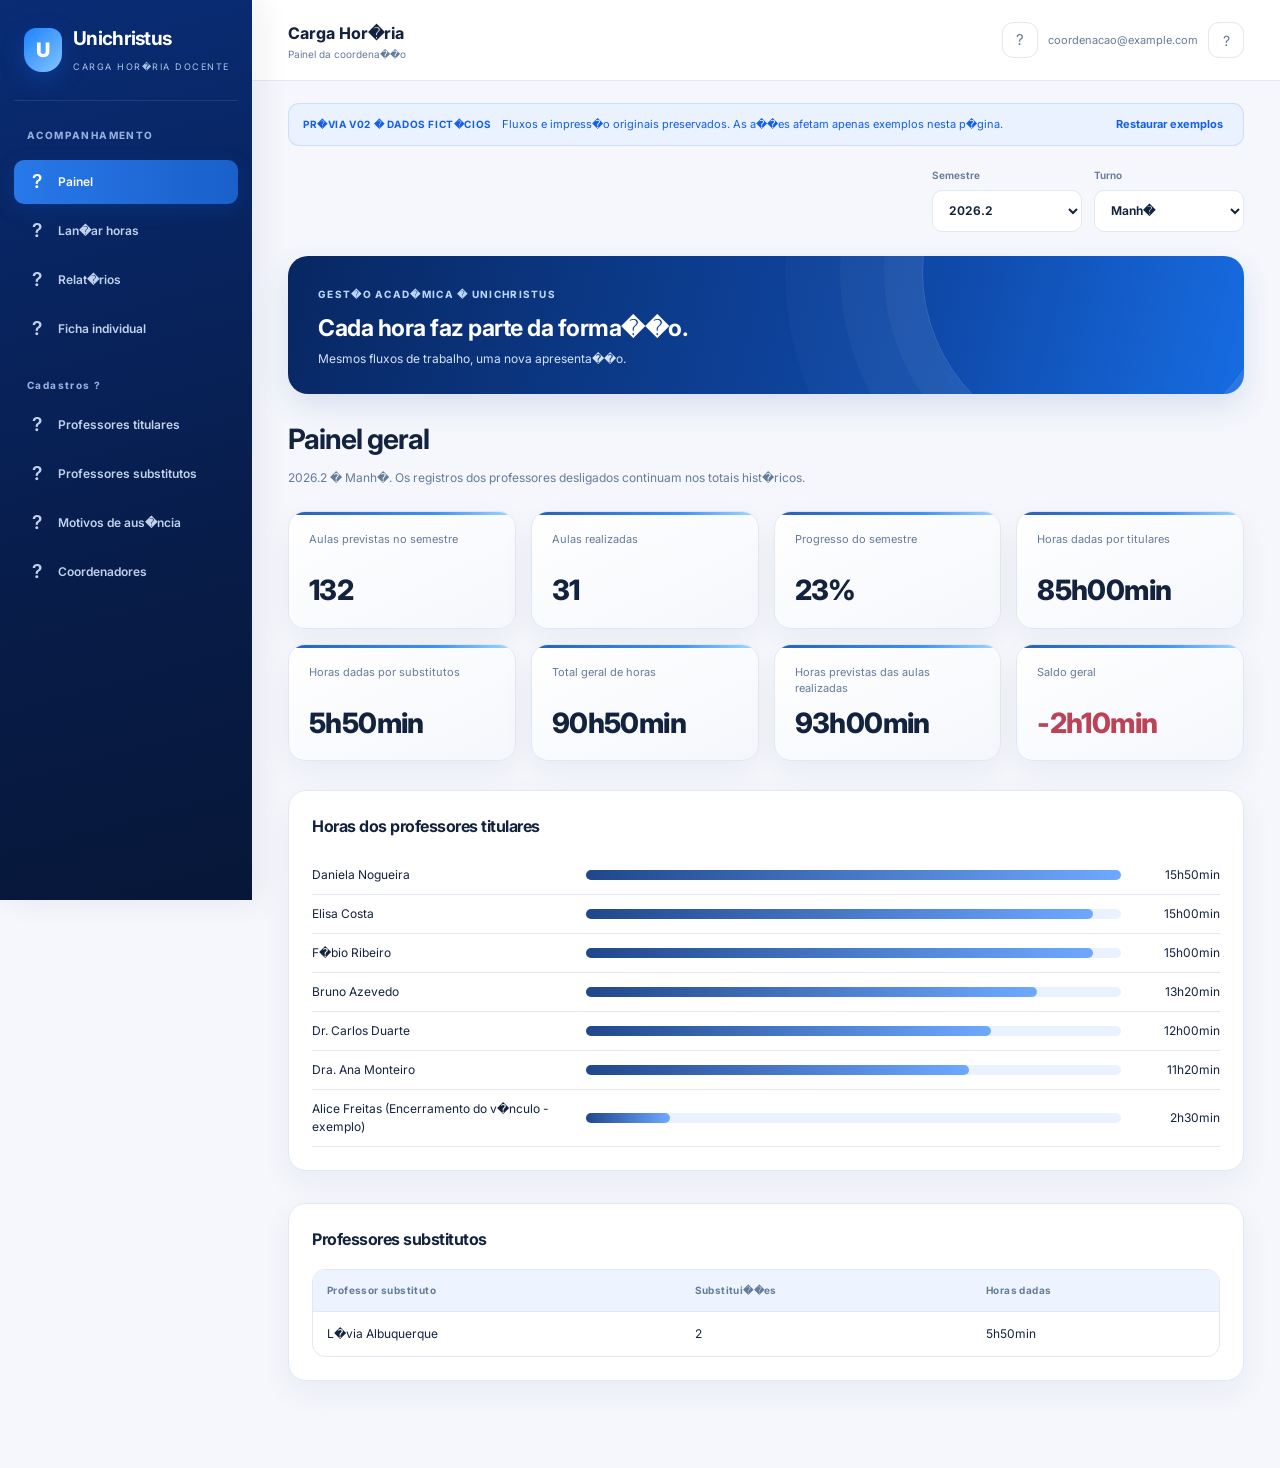
<file: prototipos/unichristus-v02/previa.html>
<!-- IMPRESSAO COMPACTA ATE 25 PROFESSORES -->
<!DOCTYPE html>
<html lang="pt-BR">
<head>
  <base target="_top">
  <meta charset="UTF-8">
  <meta name="viewport" content="width=device-width, initial-scale=1">

  <link rel="preconnect" href="https://fonts.googleapis.com">
  <link href="https://fonts.googleapis.com/css2?family=Lora:wght@500;600&family=Inter:wght@400;500;600&display=swap" rel="stylesheet">

  <style>
    :root {
      --ink:#172735;
      --paper:#f5f3ee;
      --card:#fff;
      --soft:#faf9f6;
      --line:#dedacf;
      --slate:#5b6b74;
      --gold:#1006CC;
      --gold-dark:#0B0499;
      --gold-soft:#ECEBFF;
      --green:#3e7657;
      --green-soft:#e9f3ed;
      --red:#b5533c;
      --red-soft:#fbecea;
      --nav:#172735;
      --shadow:0 10px 30px rgba(20,35,47,.07);
    }

    body[data-theme="dark"] {
      --ink:#edf2f4;
      --paper:#11191f;
      --card:#1a252d;
      --soft:#202c35;
      --line:#34434c;
      --slate:#b1bec5;
      --gold-soft:#202448;
      --green:#7fc49b;
      --green-soft:#20372a;
      --red:#e58b77;
      --red-soft:#402823;
      --nav:#0c1318;
      --shadow:0 10px 30px rgba(0,0,0,.22);
    }

    * { box-sizing:border-box; }

    body {
      margin:0;
      color:var(--ink);
      background:var(--paper);
      font-family:Inter,sans-serif;
    }

    button,input,select { font:inherit; }
    button { cursor:pointer; }
    h1,h2,h3,.number { font-family:Lora,serif; }

    .wrap {
      max-width:1180px;
      margin:auto;
      padding:24px 24px 70px;
    }

    .top {
      display:grid;
      grid-template-columns:1fr auto 1fr;
      align-items:center;
      gap:14px;
      padding:14px 0 24px;
      margin-bottom:22px;
      border-bottom:1px solid var(--line);
    }

    .system-name {
      font-family:Lora,serif;
      font-size:18px;
      font-weight:600;
    }

    .system-name small {
      display:block;
      margin-top:5px;
      font:12px Inter,sans-serif;
      color:var(--slate);
    }

    .logo-area { text-align:center; }
    .logo { max-width:210px; max-height:60px; }
    .logo-dark { display:none; }
    body[data-theme="dark"] .logo-light { display:none; }
    body[data-theme="dark"] .logo-dark { display:inline-block; }

    .logo-fallback {
      font-size:17px;
      letter-spacing:3px;
      font-weight:600;
    }

    .logo-fallback small {
      display:block;
      margin-top:5px;
      font-size:9px;
      letter-spacing:1px;
      color:var(--gold);
    }

    .top-actions {
      display:flex;
      justify-content:flex-end;
      align-items:center;
      gap:10px;
      min-width:0;
    }

    .user-email {
      overflow:hidden;
      text-overflow:ellipsis;
      font-size:12px;
      color:var(--slate);
    }

    .theme-button {
      width:38px;
      height:38px;
      flex-shrink:0;
      border:1px solid var(--line);
      border-radius:50%;
      color:var(--ink);
      background:var(--card);
    }

    .fields,.actions {
      display:flex;
      flex-wrap:wrap;
      align-items:flex-end;
      gap:12px;
      margin-bottom:14px;
    }

    .field {
      display:flex;
      flex-direction:column;
      gap:6px;
      flex:0 1 180px;
      color:var(--slate);
      font-size:12px;
    }

    .field.grow { flex:1 1 260px; }

    input,select {
      width:100%;
      min-height:40px;
      padding:9px 11px;
      border:1px solid var(--line);
      border-radius:6px;
      background:var(--card);
      color:var(--ink);
    }

    input:focus,select:focus {
      outline:2px solid var(--gold);
      outline-offset:1px;
    }

    input[readonly],select:disabled {
      background:var(--soft);
      color:var(--slate);
    }

    .button {
      min-height:40px;
      padding:9px 16px;
      border:1px solid var(--gold-dark);
      border-radius:6px;
      background:var(--gold);
      color:#fff;
      font-weight:600;
    }

    .button:hover { background:var(--gold-dark); }
    .button:disabled { opacity:.55; cursor:not-allowed; }

    .button.ghost {
      background:transparent;
      color:var(--ink);
      border-color:var(--line);
    }

    .button.danger {
      color:var(--red);
      background:var(--red-soft);
      border-color:var(--red);
    }

    .button.small {
      min-height:30px;
      padding:5px 9px;
      font-size:11px;
    }

    .nav {
      display:flex;
      flex-wrap:wrap;
      gap:5px;
      padding:6px;
      margin:20px 0 28px;
      border-radius:8px;
      background:var(--nav);
    }

    .nav-button,.nav details summary {
      border:0;
      border-radius:5px;
      padding:10px 14px;
      background:transparent;
      color:#ffffffc9;
      font-size:13px;
      cursor:pointer;
      list-style:none;
    }

    .nav-button.active,.nav-button:hover,
    .nav details.active summary {
      background:#ffffff20;
      color:#fff;
    }

    .nav details { position:relative; }
    .nav summary::-webkit-details-marker { display:none; }

    .dropdown {
      position:absolute;
      top:calc(100% + 8px);
      left:0;
      z-index:20;
      min-width:240px;
      padding:7px;
      border:1px solid var(--line);
      border-radius:8px;
      background:var(--card);
      box-shadow:var(--shadow);
    }

    .dropdown button {
      display:block;
      width:100%;
      border:0;
      padding:11px;
      text-align:left;
      background:transparent;
      color:var(--ink);
      border-radius:5px;
    }

    .dropdown button:hover {
      background:var(--gold-dark);
      color:white;
    }

    .page-title { margin:0 0 5px; font-size:20px; }
    .sub,.hint { color:var(--slate); font-size:12px; line-height:1.6; }
    .sub { margin:0 0 20px; }
    .hint { margin:10px 0 14px; }

    .box,.ficha {
      padding:22px;
      margin-bottom:26px;
      border:1px solid var(--line);
      border-radius:8px;
      background:var(--card);
      box-shadow:var(--shadow);
    }

    .flash {
      display:none;
      padding:11px 13px;
      margin:12px 0;
      border-radius:6px;
      font-size:13px;
    }

    .flash.ok {
      display:block;
      background:var(--green-soft);
      color:var(--green);
    }

    .flash.err {
      display:block;
      background:var(--red-soft);
      color:var(--red);
    }

    .kpis {
      display:grid;
      grid-template-columns:repeat(3,1fr);
      gap:12px;
      margin-bottom:30px;
    }

    .kpi {
      padding:17px;
      border:1px solid var(--line);
      border-radius:8px;
      background:var(--card);
    }

    .kpi .label {
      min-height:30px;
      color:var(--slate);
      font-size:12px;
      margin-bottom:9px;
    }

    .number { font-size:23px; }
    .positive { color:var(--green); }
    .negative { color:var(--red); }

    section { margin-bottom:32px; }
    section h2 { font-size:16px; margin:0 0 14px; }

    .table-wrap {
      overflow:auto;
      border:1px solid var(--line);
      border-radius:8px;
      background:var(--card);
    }

    table { width:100%; border-collapse:collapse; font-size:12px; }

    th,td {
      padding:11px 12px;
      border-bottom:1px solid var(--line);
      text-align:left;
      vertical-align:middle;
    }

    th { color:var(--slate); background:var(--soft); white-space:nowrap; }
    tr:last-child td { border-bottom:0; }
    .right { text-align:right; }
    .nowrap { white-space:nowrap; }

    .badge {
      display:inline-block;
      padding:3px 7px;
      border-radius:12px;
      background:var(--gold-soft);
      font-size:11px;
    }

    .badge.red { color:var(--red); background:var(--red-soft); }
    .badge.green { color:var(--green); background:var(--green-soft); }

    .bar-row {
      display:grid;
      grid-template-columns:minmax(170px,260px) 1fr 85px;
      align-items:center;
      gap:14px;
      border-bottom:1px solid var(--line);
      padding:10px 0;
      font-size:12px;
    }

    .bar-track { height:14px; background:var(--soft); border-radius:4px; }
    .bar-fill { height:100%; border-radius:4px; background:var(--gold); }

    .empty {
      padding:24px;
      border:1px dashed var(--line);
      border-radius:8px;
      color:var(--slate);
      font-size:13px;
    }

    .hidden { display:none !important; }

    .dynamic {
      padding:16px;
      margin:12px 0;
      background:var(--soft);
      border:1px solid var(--line);
      border-radius:7px;
    }

    .calculation {
      background:var(--gold-soft);
      padding:12px;
      margin:14px 0;
      border-radius:6px;
      font-size:13px;
    }

    .ficha-title { font-size:21px; margin:0 0 6px; }

    .ficha-professor {
      display:inline-block;
      background:var(--gold-dark);
      color:white;
      padding:9px 14px;
      border-radius:5px;
      margin:12px 0;
      font-weight:600;
    }

    .ficha-section {
      margin-top:20px;
      padding:10px 13px;
      background:var(--nav);
      color:white;
      font-size:13px;
      font-weight:600;
    }

    .ficha-row {
      display:flex;
      justify-content:space-between;
      gap:20px;
      padding:11px 13px;
      border:1px solid var(--line);
      border-top:0;
      font-size:13px;
    }

    .print-only { display:none; }

    .print-preview {
      padding-top:24px;
      border-top:1px dashed var(--line);
    }

    .print-note { font-size:11px; color:var(--slate); line-height:1.5; }

    .anonymous .bar-row {
      grid-template-columns:90px 1fr 80px;
      break-inside:avoid;
    }

    .loading { padding:90px 20px; text-align:center; color:var(--slate); }

    .spinner {
      width:28px; height:28px; margin:0 auto 16px;
      border:3px solid var(--line);
      border-top-color:var(--gold);
      border-radius:50%;
      animation:spin .8s linear infinite;
    }

    @keyframes spin { to { transform:rotate(360deg); } }

    dialog {
      width:min(560px,94vw);
      max-height:90vh;
      overflow:auto;
      padding:24px;
      color:var(--ink);
      background:var(--card);
      border:1px solid var(--line);
      border-radius:10px;
      box-shadow:var(--shadow);
    }

    dialog::backdrop { background:#0009; }
    dialog h2 { margin-top:0; font-size:19px; }

    @media(max-width:760px) {
      .wrap { padding:15px 14px 50px; }
      .system-name,.user-email { display:none; }
      .top { grid-template-columns:1fr auto 1fr; }
      .logo-area { grid-column:2; }
      .top-actions { grid-column:3; }
      .logo-fallback { font-size:14px; letter-spacing:1px; }
      .logo { max-width:165px; }
      .kpis { grid-template-columns:repeat(2,1fr); }
      .bar-row { grid-template-columns:135px 1fr 70px; }
    }

    @media(max-width:480px) {
      .field { flex:1 1 100%; }
      .kpis { grid-template-columns:1fr; }
      .nav { gap:2px; }
      .nav-button,.nav details summary { padding:9px; font-size:12px; }
      .dropdown { left:auto; right:0; }
      .bar-row { grid-template-columns:1fr 65px; }
      .bar-row .bar-track { grid-column:1 / -1; grid-row:2; }
      .anonymous .bar-row { grid-template-columns:70px 1fr 70px; }
      .anonymous .bar-track { grid-column:auto; grid-row:auto; }
    }

    /* Fichas de 18 a 25 professores: compacta��o tamb�m na pr�via. */
    .ficha-print.ficha-compact { padding:8px; }
    .ficha-compact .ficha-title { font-size:18px; line-height:1.2; margin:0 0 4px; }
    .ficha-compact .print-note { font-size:10px; line-height:1.25; margin:6px 0; }
    .ficha-compact .ficha-professor { font-size:13px; line-height:1.25; padding:6px 10px; margin:7px 0; }
    .ficha-compact .ficha-section { font-size:11px; line-height:1.25; padding:6px 10px; margin-top:10px; }
    .ficha-compact .ficha-row { font-size:11px; line-height:1.25; padding:6px 10px; }
    .ficha-compact .anonymous .bar-row { font-size:10px; line-height:1.2; padding:4px 0; gap:10px; }
    .ficha-compact .bar-track,.ficha-compact .bar-fill { height:10px; }
    .ficha-compact .badge { font-size:9px; line-height:1.1; padding:2px 5px; }
    @page ficha-documento { size:A4 portrait; margin:12mm; }

    @media print {
      body,body[data-theme="dark"] {
        --ink:#172735;
        --paper:#fff;
        --card:#fff;
        --soft:#edeae1;
        --line:#dedacf;
        --slate:#5b6b74;
        --gold:#b8863b;
        --gold-dark:#8c6527;
        --gold-soft:#f6ecdb;
        --nav:#172735;
        color:#172735;
        background:white;
      }

      .no-print,.screen-ficha,.print-preview,dialog {
        display:none !important;
      }

      .print-only { display:block !important; }
      .report-print table { width:100%; border-collapse:collapse; font-size:11px; }
      .report-print th,.report-print td { border:1px solid #aaa; padding:6px; text-align:left; }
      .report-print thead { display:table-header-group; }
      .report-print tr { break-inside:avoid; }
      .wrap { max-width:none; padding:0; }
      .ficha { border:0; box-shadow:none; padding:12px; }
      .ficha-row,.bar-row { break-inside:avoid; }
      .ficha-batch-item { page:ficha-documento; }
      .ficha-print.ficha-compact { break-inside:avoid; page-break-inside:avoid; padding:8px; }
      .ficha-batch-item + .ficha-batch-item { break-before:page; page-break-before:always; }

      .anonymous .bar-row {
        grid-template-columns:90px 1fr 80px;
      }

      .anonymous .bar-track {
        grid-column:auto;
        grid-row:auto;
      }

      .ficha-section,.ficha-professor,.bar-fill,.badge {
        print-color-adjust:exact;
        -webkit-print-color-adjust:exact;
      }
    }
    .university-logo {
  width: clamp(160px, 25vw, 280px);
  margin: 0 auto;
  color: #1006CC;
}

.university-logo svg {
  display: block;
  width: 100%;
  height: auto;
}

.university-logo svg path {
  fill: currentColor !important;
}

body[data-theme="dark"] .university-logo {
  color: #FFFFFF;
}
  </style>
<title>Carga Hor�ria Docente � Pr�via V02</title><style id="redesign-screen">
/* Todas as mudan�as visuais ficam restritas � tela. A impress�o usa o CSS original. */
@media screen {
 :root{--ink:#14233d;--paper:#f5f7fc;--card:#fff;--soft:#eef4ff;--line:#e1e8f3;--slate:#657b9a;--gold:#135fea;--gold-dark:#123f9c;--gold-soft:#eaf1ff;--green:#11865d;--green-soft:#e8f8f1;--red:#bc4257;--red-soft:#fff0f3;--nav:#061b43;--shadow:0 12px 32px rgba(13,43,97,.055)}
 body[data-theme="dark"]{--ink:#e9f1ff;--paper:#0b1428;--card:#121f36;--soft:#1d3760;--line:#283953;--slate:#a5b7d2;--gold:#82b2ff;--gold-dark:#135fea;--gold-soft:#1d3760;--green:#a4f4d4;--green-soft:#153d35;--red:#ffc1c9;--red-soft:#4b2734;--nav:#061b43;--shadow:0 12px 32px #0000001b}
 body{font:14px/1.5 Inter,ui-sans-serif,-apple-system,BlinkMacSystemFont,"Segoe UI",sans-serif}button,input,select{font:inherit}button{transition:background .18s,transform .18s,box-shadow .18s}button:focus-visible,input:focus-visible,select:focus-visible{outline:3px solid #6ca6ff;outline-offset:3px}h1,h2,h3,.number{font-family:inherit}h1,h2,h3{letter-spacing:-.5px}.wrap{max-width:1700px;margin-left:252px;margin-right:auto;padding:0 36px 55px;min-height:100vh;transition:margin-left .25s}.top{display:flex;min-height:81px;margin:0 -36px 22px;padding:14px 36px;background:var(--card);gap:15px}.system-name{font-family:inherit;font-weight:750;font-size:16px;flex:1}.system-name small{font-size:10px;font-weight:400;margin-top:3px}.logo-area{display:none}.top-actions{margin-left:auto}.user-email{font-size:11px}.theme-button{border-radius:11px;color:var(--slate);width:36px;height:36px}.theme-button:hover{background:var(--soft);color:var(--gold)}.demo-mobile{display:none}.demo-collapse{font-size:15px}
 .nav{display:flex;flex-direction:column;flex-wrap:nowrap;gap:5px;position:fixed;top:0;left:0;bottom:0;width:252px;margin:0;padding:25px 14px 30px;border-radius:0;background:linear-gradient(165deg,#092c75,#071b46 67%,#071739);color:white;z-index:20;overflow:auto;scrollbar-width:thin;box-shadow:8px 0 30px #04163a12;transition:width .25s,transform .25s}
 .demo-brand{display:flex;align-items:center;gap:11px;padding:0 10px 25px;border-bottom:1px solid #ffffff18;margin-bottom:22px;white-space:nowrap}.demo-brand b{display:block;font-size:19px;letter-spacing:-.7px}.demo-brand small{font-size:9px;letter-spacing:1.5px;color:#adc5ea}.demo-crest{display:grid;place-items:center;width:38px;height:44px;flex:none;background:linear-gradient(135deg,#1b83ff,#84c4ff);border-radius:12px 12px 18px 18px;box-shadow:0 8px 23px #1670f244;font-size:20px;font-weight:850}
 .demo-navlabel,.nav summary{font-size:10px!important;font-weight:750!important;color:#95b1dd!important;letter-spacing:1.4px;padding:0 13px!important;margin:0 0 12px!important;background:none!important}.nav summary{margin:22px 0 10px!important;cursor:default}.nav details{position:static}.nav-button,.dropdown button{display:flex;align-items:center;gap:11px;border:0;width:100%;padding:12px 13px;border-radius:10px;color:#c0d1ec;background:none;text-align:left;font-size:12px;font-weight:600;white-space:nowrap;min-height:43px}.nav-button:before,.dropdown button:before{content:attr(data-icon);font-size:19px;width:20px;height:20px;line-height:20px;text-align:center;flex:none}.nav-button:hover,.dropdown button:hover{background:#ffffff13;color:#fff}.nav-button.active,.dropdown button.active{background:linear-gradient(90deg,#2878e9,#1960ca);color:#fff;box-shadow:0 6px 20px #0056c538}.dropdown{position:static;top:auto;min-width:0;border:0;border-radius:0;background:none;box-shadow:none;padding:0;display:grid;gap:5px}
 .demo-banner{display:flex;gap:10px;align-items:center;flex-wrap:wrap;background:var(--gold-soft);border:1px solid #78a4e43d;border-radius:11px;padding:11px 14px;color:var(--gold);font-size:11px;margin-bottom:22px}.demo-banner b{font-size:10px;letter-spacing:.6px}.demo-banner span{flex:1;min-width:160px}.demo-banner button{border:0;background:none;font-size:11px;color:var(--gold);font-weight:700;cursor:pointer}.wrap>.fields{justify-content:flex-end;margin-bottom:24px;gap:12px}.wrap>.fields .field{flex:0 1 150px;font-size:10px;font-weight:650}.demo-hero{position:relative;background:linear-gradient(104deg,#082762,#0f4aaa 68%,#176ce2);border-radius:20px;padding:26px 30px;color:white;margin-bottom:24px;overflow:hidden;box-shadow:0 12px 30px #153e9420}.demo-hero:after{content:"";position:absolute;right:-30px;top:-160px;width:350px;height:350px;border:1px solid #ffffff2b;border-radius:50%;box-shadow:0 0 0 38px #ffffff09,0 0 0 82px #ffffff08,0 0 0 137px #ffffff05;pointer-events:none}.demo-hero small{font-size:10px;letter-spacing:1.3px;color:#bad6ff;font-weight:750}.demo-hero h2{font-size:23px;margin:8px 0 5px;position:relative;z-index:1}.demo-hero p{font-size:12px;color:#d3e3f9;margin:0}.page-title{font-size:28px;letter-spacing:-1px;margin:0 0 8px}.sub{font-size:12px;margin-bottom:24px}.kpis{grid-template-columns:repeat(4,minmax(0,1fr));gap:15px;margin:22px 0 29px}.kpi{position:relative;border-radius:17px;padding:20px;box-shadow:var(--shadow);overflow:hidden;background:linear-gradient(155deg,var(--card),var(--paper));transition:transform .2s}.kpi:before{content:"";position:absolute;inset:0 0 auto;height:3px;background:linear-gradient(90deg,#2860b5,#3e91f8 65%,#a6d8ff)}.kpi:hover{transform:translateY(-3px)}.kpi .label{font-size:11px;line-height:1.45;min-height:33px;max-width:160px}.kpi .number{font-size:28px;line-height:1.2;font-weight:800;letter-spacing:-.6px}.box,.ficha{border-radius:18px;padding:24px;box-shadow:var(--shadow)}section:not(.box){background:var(--card);border:1px solid var(--line);border-radius:18px;padding:23px;box-shadow:var(--shadow)}section h2,.box h2{font-size:16px;margin-bottom:18px}.table-wrap{border-radius:13px}table{font-size:12px}th{font-size:10px;letter-spacing:.04em}th,td{padding:13px 14px}tr:hover td{background:var(--soft)}.button{border-radius:11px;padding:10px 16px;border-color:#135fea;background:#135fea;color:white;font-size:12px;font-weight:650;box-shadow:0 5px 15px #1763e718}.button:hover{transform:translateY(-1px);background:#124ec0}.button.ghost{background:var(--card);box-shadow:none}.button.ghost:hover{background:var(--soft)}.button.small{border-radius:8px;font-size:11px;box-shadow:none}.actions{gap:9px}.fields{gap:16px}.field{font-size:11px;gap:7px}.field.grow{flex-basis:250px}input,select{border-radius:10px;min-height:42px;padding:10px 12px;font-size:12px}.dynamic,.calculation{border-radius:12px;padding:16px}.badge{border-radius:99px;padding:5px 9px;font-size:10px;font-weight:700}.bar-track{height:10px;background:var(--gold-soft);border-radius:20px}.bar-fill{border-radius:20px;background:linear-gradient(90deg,#20478b,#6ea9ff)}.flash{border-radius:11px;line-height:1.5}.flash.ok{border:1px solid #3eac7930}.empty{border-radius:12px}
 dialog{position:fixed;inset:0 0 0 auto;margin:0;width:min(560px,100vw);height:100dvh;max-height:100dvh;max-width:100vw;border:0;border-left:1px solid var(--line);border-radius:0;padding:29px;box-shadow:-16px 0 50px #0515342c}dialog[open]{animation:demoSlide .25s ease-out}dialog::backdrop{background:#07193380;backdrop-filter:blur(5px)}dialog h2{font-size:24px;letter-spacing:-.7px;margin-bottom:18px}.ficha-title{font-size:21px}.ficha-section{background:var(--nav);border-radius:10px 10px 0 0}.ficha-professor{border-radius:9px;background:#123f9c}.print-preview .ficha{border-radius:8px}.demo-compact .wrap{margin-left:78px}.demo-compact .nav{width:78px;padding-left:9px;padding-right:9px}.demo-compact .demo-brand{padding-left:10px;padding-right:0}.demo-compact .demo-brand div,.demo-compact .demo-navlabel,.demo-compact .nav summary{display:none}.demo-compact .nav-button,.demo-compact .dropdown button{font-size:0;gap:0;justify-content:center;padding:12px 6px}.demo-compact .nav-button:before,.demo-compact .dropdown button:before{font-size:20px}.demo-compact .nav details{margin-top:17px}
 .wrap>.page-title,.wrap>.kpis,.wrap>section,.wrap>#launch-form{animation:demoEnter .3s both}@keyframes demoEnter{from{opacity:0;transform:translateY(10px)}to{opacity:1;transform:translateY(0)}}@keyframes demoSlide{from{opacity:.5;transform:translateX(30px)}to{opacity:1;transform:translateX(0)}}
 @media(max-width:1180px){.kpis{grid-template-columns:repeat(2,minmax(0,1fr))}.wrap{padding:0 25px 45px}.top{margin-left:-25px;margin-right:-25px;padding-left:25px;padding-right:25px}.user-email{display:none}.field.grow{flex-basis:230px}}
 @media(max-width:700px){.wrap,.demo-compact .wrap{margin-left:0;padding:0 16px 40px}.top{margin:0 -16px 18px;padding:12px 16px;min-height:65px;gap:9px}.system-name{display:block;font-size:14px}.system-name small{font-size:9px}.top-actions{gap:7px}.demo-mobile{display:block;flex:none}.demo-collapse{display:none}.nav,.demo-compact .nav{width:252px;visibility:hidden;transform:translateX(-100%);padding:25px 14px}.demo-menu-open .nav{visibility:visible;transform:translateX(0);box-shadow:0 0 0 100vw #07193380}.demo-menu-open .demo-mobile{position:relative;z-index:21}.demo-compact .demo-brand div,.demo-compact .demo-navlabel,.demo-compact .nav summary{display:block}.demo-compact .nav-button,.demo-compact .dropdown button{font-size:12px;justify-content:start;gap:11px;padding:12px 13px}.demo-compact .demo-brand{padding:0 10px 25px}.demo-compact .nav details{margin-top:0}.demo-banner{align-items:start;padding:11px 12px}.demo-banner span{flex-basis:100%}.wrap>.fields{justify-content:stretch}.wrap>.fields .field{flex:1;min-width:0}.page-title{font-size:25px}.demo-hero{padding:22px}.demo-hero h2{font-size:20px}.demo-hero:after{display:none}.kpis{grid-template-columns:repeat(2,minmax(0,1fr));gap:10px}.kpi{padding:17px}.kpi .number{font-size:25px}.kpi .label{font-size:10px}.box,.ficha,section:not(.box){padding:18px;border-radius:16px}.fields .field,.fields .field.grow{flex:1 1 100%}.wrap>.fields .field{flex:1 1 40%}dialog{inset:auto 0 0;height:92dvh;max-height:92dvh;width:100%;border-radius:23px 23px 0 0;border-top:1px solid var(--line);border-left:0;padding:23px}.bar-row{grid-template-columns:1fr 65px}.bar-row .bar-track{grid-row:2;grid-column:1/-1}.anonymous .bar-row{grid-template-columns:70px 1fr 70px}.anonymous .bar-track{grid-column:auto;grid-row:auto}}
 @media(prefers-reduced-motion:reduce){*,*:before,*:after{animation:none!important;transition:none!important;scroll-behavior:auto!important}}
}

</style></head>

<body>
  <div id="app">
    <div class="loading"><div class="spinner"></div>Carregando.</div>
  </div>

  <dialog id="professor-dialog"></dialog>
  <dialog id="remove-dialog"></dialog>
  <dialog id="edit-dialog"></dialog>

  <script>
    // Espa�o reservado para as logos oficiais.
    const LOGO_LIGHT = '';
    const LOGO_DARK = '';

    const TIMES = {
      'Manh�': { start:'08:00', end:'11:00' },
      'Tarde': { start:'14:00', end:'17:00' },
      'Noite': { start:'19:00', end:'22:00' }
    };

    const state = {
      info:null,
      professors:[],
      records:[],
      reasons:[],
      coordinators:[],
      view:'painel',
      semester:null,
      turno:null,
      titularId:null,
      launchDate:"",
      reportMode:"semana",
      reportDate:(() => { const d = new Date(); return d.getFullYear()+"-"+String(d.getMonth()+1).padStart(2,"0")+"-"+String(d.getDate()).padStart(2,"0"); })(),
      fichaId:null,
      fichaPrintMode:"atual",
      fichaPrintIds:[],
      fichaPrintContext:null,
      showPrintPreview:false,
      toast:null
    };

    const $ = id => document.getElementById(id);

    function esc(value) {
      return String(value == null ? '' : value)
        .replace(/&/g,'&amp;')
        .replace(/</g,'&lt;')
        .replace(/>/g,'&gt;')
        .replace(/"/g,'&quot;')
        .replace(/'/g,'&#039;');
    }

    // Arredonda apenas a apresenta��o, usando as horas originais.
    function fmt(value) {
      const hoursValue = Number(value || 0);
      if (!Number.isFinite(hoursValue)) return '-';
      const minutes = Math.round(Math.abs(hoursValue) * 60);
      const sign = hoursValue < 0 && minutes > 0 ? '-' : '';
      return sign + Math.floor(minutes / 60) + 'h' +
        String(minutes % 60).padStart(2,'0') + 'min';
    }

    function sum(rows,key) {
      return rows.reduce((total,row) => total + Number(row[key] || 0),0);
    }

    function hours(start,end) {
      if (!start || !end) return 0;

      const minutes = value => {
        const parts = value.split(':').map(Number);
        return parts[0] * 60 + parts[1];
      };

      return Math.max(0,minutes(end)-minutes(start))/60;
    }

    function dateLabel(value) {
      const parts = String(value || '').split('-');

      return parts.length === 3
        ? parts[2]+'/'+parts[1]+'/'+parts[0]
        : '-';
    }

    function professor(id) {
      return state.professors.find(p => p.id === id) || null;
    }

    function isActive(p) {
      return p && p.active !== false;
    }

    function historyName(id) {
      const p = professor(id);

      if (!p) return '(cadastro n�o encontrado)';

      return p.name + (
        !isActive(p)
          ? ' ('+(p.departureReason || 'Desligado')+')'
          : ''
      );
    }

    function linked(id) {
      return state.records.some(r =>
        r.responsibleId === id ||
        r.titularId === id ||
        r.substituteId === id
      );
    }

    function semesters() {
      return [...new Set(state.professors.map(p => p.semester).filter(Boolean))]
        .sort((a,b) =>
          (parseInt(a,10)||0)-(parseInt(b,10)||0) ||
          a.localeCompare(b)
        );
    }

    function turns() {
      const available = state.professors
        .filter(p => p.semester === state.semester)
        .map(p => p.turno);

      return Object.keys(TIMES).filter(t => available.includes(t));
    }

    function ensureContext() {
      const sems = semesters();

      if (!sems.includes(state.semester)) {
        state.semester = sems.length ? sems[sems.length-1] : null;
      }

      const available = turns();

      if (!available.includes(state.turno)) {
        state.turno = available[0] || null;
      }
    }

    function contextProfessors(type,onlyActive) {
      return state.professors.filter(p =>
        p.semester === state.semester &&
        p.turno === state.turno &&
        (!type || p.type === type) &&
        (!onlyActive || isActive(p))
      );
    }

    function contextRecords() {
      // Inclui desligados para n�o perder os totais hist�ricos.
      const ids = new Set(
        contextProfessors('Titular',false).map(p => p.id)
      );

      return state.records.filter(r => ids.has(r.titularId));
    }

    function applyData(data) {
      state.professors = data.professors || [];
      state.records = data.records || [];
      state.reasons = data.reasons || [];
      state.coordinators = data.coordinators || state.coordinators || [];
      ensureContext();
    }

    function flash(id,type,message) {
      if (!$(id)) return;
      $(id).className = 'flash no-print '+type;
      $(id).textContent = message;
    }

    function rpc(name,args) {
      return new Promise((resolve,reject) => {
        google.script.run
          .withSuccessHandler(resolve)
          .withFailureHandler(reject)[name](...(args || []));
      });
    }

    function errorMessage(error) {
      return error && error.message
        ? error.message
        : 'N�o foi poss�vel concluir a opera��o.';
    }

    function notify(message) {
      state.toast = message;
      render();
    }

    function setTheme(theme) {
      document.body.dataset.theme = theme;

      try {
        localStorage.setItem('carga-horaria-theme',theme);
      } catch (e) {}

      if ($('theme')) {
        $('theme').textContent = theme === 'dark' ? '?' : '?';
      }
    }

    function initialTheme() {
      try {
        const saved = localStorage.getItem('carga-horaria-theme');
        if (saved === 'light' || saved === 'dark') return saved;
      } catch (e) {}

      return window.matchMedia('(prefers-color-scheme: dark)').matches
        ? 'dark'
        : 'light';
    }

    function logoHtml() {
    const svg = '<strong>Unichristus</strong>';

      return '<div class="university-logo">' + svg + '</div>';
    }

    function option(value,label,selected) {
      return `<option value="${esc(value)}"
        ${value === selected ? 'selected' : ''}>${esc(label)}</option>`;
    }

    function shell(content) {
      const registrations = ['titulares','substitutos','motivos','coordenadores'];

      return `<div class="wrap">
        <header class="top no-print">
          <div class="system-name">
            Carga Hor�ria<small>Painel da coordena��o</small>
          </div>

          <div class="logo-area">${logoHtml()}</div>

          <div class="top-actions">
            <span class="user-email">${esc(state.info.email)}</span>
            <button class="theme-button" id="theme"
              title="Alternar tema" aria-label="Alternar tema">
              ${document.body.dataset.theme === 'dark' ? '?' : '?'}
            </button>
          </div>
        </header>

        <div class="fields no-print">
          <label class="field">Semestre
            <select id="semester">
              ${semesters().map(s => option(s,s,state.semester)).join('')}
            </select>
          </label>

          <label class="field">Turno
            <select id="turno">
              ${turns().map(t => option(t,t,state.turno)).join('')}
            </select>
          </label>
        </div>

        <nav class="nav no-print">
          ${[
            ['painel','Painel'],
            ['lancar','Lan�ar horas'],
            ['relatorios','Relat�rios'],
            ['ficha','Ficha individual']
          ].map(([id,label]) => `
            <button data-view="${id}"
              class="nav-button ${state.view === id ? 'active' : ''}">
              ${label}
            </button>`).join('')}

          <details class="${registrations.includes(state.view) ? 'active' : ''}">
            <summary>Cadastros ?</summary>
            <div class="dropdown">
              <button data-view="titulares">Professores titulares</button>
              <button data-view="substitutos">Professores substitutos</button>
              <button data-view="motivos">Motivos de aus�ncia</button>
              <button data-view="coordenadores">Coordenadores</button>
            </div>
          </details>
        </nav>

        <div class="flash no-print" id="global-flash"></div>
        ${content}
      </div>`;
    }

    function render() {
      ensureContext();

      const views = {
        painel:painelHtml,
        lancar:lancarHtml,
        relatorios:relatoriosHtml,
        ficha:fichaHtml,
        titulares:() => cadastroHtml('Titular'),
        substitutos:() => cadastroHtml('Substituto'),
        motivos:motivosHtml,
        coordenadores:coordenadoresHtml
      };

      $('app').innerHTML = shell(views[state.view]());

      document.querySelectorAll('[data-view]').forEach(button => {
        button.onclick = () => {
          state.view = button.dataset.view;
          render();
        };
      });

      $('semester').onchange = event => {
        state.semester = event.target.value;
        state.turno = null;
        state.titularId = null;
        state.fichaId = null;
        state.showPrintPreview = false;
        render();
      };

      $('turno').onchange = event => {
        state.turno = event.target.value;
        state.titularId = null;
        state.fichaId = null;
        state.showPrintPreview = false;
        render();
      };

      $('theme').onclick = () => setTheme(
        document.body.dataset.theme === 'dark' ? 'light' : 'dark'
      );

      if (state.view === 'lancar') attachLancar();
      if (state.view === 'ficha') attachFicha();
      if (state.view === 'relatorios') attachRelatorios();
      if (state.view === 'motivos') attachMotivos();
      if (state.view === 'coordenadores') attachCoordenadores();

      if (state.view === 'titulares' || state.view === 'substitutos') {
        attachCadastro();
      }

      if (state.toast) {
        flash('global-flash','ok',state.toast);
        state.toast = null;
      }
    }

    function titularStats() {
      const records = contextRecords();

      return contextProfessors('Titular',false).map(p => {
        const direct = records.filter(r =>
          r.titularId === p.id && !r.absent
        );

        const absences = records.filter(r =>
          r.titularId === p.id && r.absent
        ).length;

        const total = sum(direct,'hours');
        const planned = sum(direct,'plannedHours');

        return {
          id:p.id,
          name:historyName(p.id),
          classes:direct.length,
          absences:absences,
          hours:total,
          planned:planned,
          saldo:total-planned,
          average:direct.length ? total/direct.length : 0
        };
      });
    }

    function ranking() {
      return titularStats().sort((a,b) =>
        b.average-a.average ||
        b.hours-a.hours ||
        a.name.localeCompare(b.name)
      );
    }

    function substituteStats() {
      const map = {};

      contextRecords().filter(r => r.absent && r.substituteId)
        .forEach(r => {
          if (!map[r.substituteId]) {
            map[r.substituteId] = {
              id:r.substituteId,
              name:historyName(r.substituteId),
              count:0,
              hours:0
            };
          }

          map[r.substituteId].count++;
          map[r.substituteId].hours += r.hours;
        });

      return Object.values(map).sort((a,b) =>
        b.hours-a.hours || a.name.localeCompare(b.name)
      );
    }

    function table(headers,rows) {
      return `<div class="table-wrap"><table>
        <thead><tr>${headers.map(h => `<th>${h}</th>`).join('')}</tr></thead>
        <tbody>${rows || `<tr><td colspan="${headers.length}">
          Nenhum registro encontrado.
        </td></tr>`}</tbody>
      </table></div>`;
    }

    function substituteTable() {
      return table(
        ['Professor substituto','Substitui��es','Horas dadas'],
        substituteStats().map(p => `<tr>
          <td>${esc(p.name)}</td>
          <td>${p.count}</td>
          <td>${fmt(p.hours)}</td>
        </tr>`).join('')
      );
    }

    function kpi(label,value) {
      return `<div class="kpi">
        <div class="label">${label}</div>
        <div class="number">${value}</div>
      </div>`;
    }

    function painelHtml() {
      const records = contextRecords();
      const titulars = contextProfessors('Titular',false);
      const plannedClasses = sum(titulars,'plannedClasses');
      const titularHours = sum(records.filter(r => !r.absent),'hours');
      const substituteHours = sum(records.filter(r => r.absent),'hours');
      const total = titularHours+substituteHours;
      const planned = sum(records,'plannedHours');
      const saldo = total-planned;
      const stats = titularStats().sort((a,b) => b.hours-a.hours);
      const max = Math.max(...stats.map(p => p.hours),0.1);

      return `<h1 class="page-title">Painel geral</h1>
        <p class="sub">
          ${esc(state.semester || '-')} � ${esc(state.turno || '-')}.
          Os registros dos professores desligados continuam nos totais hist�ricos.
        </p>

        <div class="kpis">
          ${kpi('Aulas previstas no semestre',plannedClasses)}
          ${kpi('Aulas realizadas',records.length)}
          ${kpi('Progresso do semestre',
            (plannedClasses ? Math.round(records.length/plannedClasses*100) : 0)+'%')}
          ${kpi('Horas dadas por titulares',fmt(titularHours))}
          ${kpi('Horas dadas por substitutos',fmt(substituteHours))}
          ${kpi('Total geral de horas',fmt(total))}
          ${kpi('Horas previstas das aulas realizadas',fmt(planned))}
          ${kpi('Saldo geral',
            `<span class="${saldo >= 0 ? 'positive' : 'negative'}">
              ${saldo >= 0 ? '+' : ''}${fmt(saldo)}
            </span>`)}
        </div>

        <section>
          <h2>Horas dos professores titulares</h2>
          ${stats.length ? stats.map(p => `<div class="bar-row">
            <div>${esc(p.name)}</div>
            <div class="bar-track"><div class="bar-fill"
              style="width:${p.hours/max*100}%"></div></div>
            <div class="right">${fmt(p.hours)}</div>
          </div>`).join('') : '<div class="empty">Nenhum titular cadastrado.</div>'}
        </section>

        <section>
          <h2>Professores substitutos</h2>
          ${substituteTable()}
        </section>`;
    }

    function launchProfessors(type) {
      const name = p => p.name.replace(/^dra?\.?\s*/i,'').trim();
      return contextProfessors(type,true).slice().sort((a,b) =>
        name(a).localeCompare(name(b),'pt-BR',{sensitivity:'base'}) || a.id.localeCompare(b.id));
    }

    function lancarHtml() {
      const titulars = launchProfessors('Titular');
      const substitutes = launchProfessors('Substituto');

      if (!titulars.some(p => p.id === state.titularId)) {
        state.titularId = titulars.length ? titulars[0].id : null;
      }

      if (!titulars.length) {
        return `<h1 class="page-title">Lan�ar horas</h1>
          <div class="empty">
            Nenhum titular ativo neste semestre e turno.
          </div>`;
      }

      const p = professor(state.titularId);

      return `<h1 class="page-title">Lan�ar horas</h1>
        <p class="sub">
          Em caso de falta, as horas ser�o atribu�das ao substituto.
          Professores desligados n�o aparecem nas sele��es.
        </p>

        <form id="launch-form" class="box">
          <div class="fields">
            <label class="field grow">Pesquisar professor pelo nome
              <input type="search" id="launch-search" placeholder="Digite parte do nome" autocomplete="off">
            </label>
          </div>
          <div class="fields">
            <label class="field grow">Professor titular
              <select id="launch-titular" required>
                ${titulars.map(p => option(p.id,p.name,state.titularId)).join('')}
              </select>
            </label>

            <label class="field">Data da aula
              <input type="date" id="launch-date" value="${esc(state.launchDate)}" required>
            </label>

            <label class="field">Situa��o
              <select id="launch-absent">
                <option value="N�o">Presente</option>
                <option value="Sim">Faltou</option>
                <option value="Reuni�o">Reuni�o dos tutores</option>
              </select>
            </label>
          </div>

          <p class="hint hidden" id="meeting-hint">
            Dia de reuni�o dos tutores: lance o hor�rio normalmente.
            Isso s� deixa o dia marcado no relat�rio.
          </p>

          <div class="fields">
            <label class="field">In�cio previsto
              <input type="time" id="planned-start"
                value="${esc(p.defaultStart)}" readonly>
            </label>

            <label class="field">Fim previsto
              <input type="time" id="planned-end"
                value="${esc(p.defaultEnd)}" readonly>
            </label>
          </div>

          <div class="dynamic hidden" id="substitution-fields">
            <div class="fields">
              <label class="field grow">Professor substituto
                <select id="launch-substitute">
                  <option value="">Selecione</option>
                  ${substitutes.map(p => option(p.id,p.name,'')).join('')}
                </select>
              </label>

              <label class="field grow">Motivo da aus�ncia
                <select id="launch-reason">
                  <option value="">Selecione</option>
                  ${state.reasons
                    .filter(r => r.active && r.reason.toLowerCase() !== 'outro')
                    .map(r => option(r.reason,r.reason,'')).join('')}
                  <option value="__outro__">Outro</option>
                </select>
              </label>
            </div>

            <label class="field grow hidden" id="other-field">
              Especifique o motivo
              <input id="other-reason" maxlength="150">
            </label>

            ${substitutes.length ? '' : `<p class="negative">
              Cadastre um substituto ativo neste semestre e turno.
            </p>`}
          </div>

          <div class="fields">
            <label class="field">
              <span id="real-start-label">In�cio real do titular</span>
              <input type="time" id="real-start" required>
            </label>

            <label class="field">
              <span id="real-end-label">Fim real do titular</span>
              <input type="time" id="real-end" required>
            </label>
          </div>

          <div class="calculation" id="calculation">
            Preencha os hor�rios reais para ver o c�lculo.
          </div>

          <button class="button" id="launch-save">Adicionar lan�amento</button>
          <div class="flash" id="launch-flash"></div>
        </form>`;
    }

    function attachLancar() {
      if (!$('launch-form')) return;

      function preview() {
        const real = hours($('real-start').value,$('real-end').value);
        const planned = hours($('planned-start').value,$('planned-end').value);
        const who = $('launch-absent').value === 'Sim' ? 'substituto' : 'titular';

        if (!$('real-start').value || !$('real-end').value) {
          $('calculation').textContent = 'Preencha os hor�rios reais para ver o c�lculo.';
        } else if (!real) {
          $('calculation').textContent = 'O fim real precisa ser depois do in�cio.';
        } else {
          $('calculation').textContent =
            'Previsto: '+fmt(planned)+' � Horas do '+who+': '+
            fmt(real)+' � Saldo: '+fmt(real-planned);
        }
      }

      let lastAbsent = false;

      function absenceChanged(clear) {
        const absent = $('launch-absent').value === 'Sim';
        lastAbsent = absent;

        $('meeting-hint').classList.toggle('hidden',$('launch-absent').value !== 'Reuni�o');
        $('substitution-fields').classList.toggle('hidden',!absent);
        $('launch-substitute').required = absent;
        $('launch-substitute').disabled = !absent;
        $('launch-reason').required = absent;
        $('launch-reason').disabled = !absent;

        $('real-start-label').textContent =
          'In�cio real do '+(absent ? 'substituto' : 'titular');

        $('real-end-label').textContent =
          'Fim real do '+(absent ? 'substituto' : 'titular');

        if (clear) {
          // Evita atribuir ao titular hor�rios digitados para o substituto.
          $('real-start').value = '';
          $('real-end').value = '';
          $('launch-substitute').value = '';
          $('launch-reason').value = '';
          $('other-reason').value = '';
        }

        reasonChanged();
        preview();
      }

      function reasonChanged() {
        const other = $('launch-absent').value === 'Sim' &&
          $('launch-reason').value === '__outro__';

        $('other-field').classList.toggle('hidden',!other);
        $('other-reason').required = other;
        $('other-reason').disabled = !other;

        if (!other) $('other-reason').value = '';
      }

      $('launch-titular').onchange = event => {
        state.titularId = event.target.value;
        const p = professor(state.titularId);
        $('planned-start').value = p ? p.defaultStart : '';
        $('planned-end').value = p ? p.defaultEnd : '';
        preview();
      };

      $('launch-search').oninput = event => {
        const norm = text => text.normalize('NFD').replace(/[\u0300-\u036f]/g,'').toLowerCase();
        const query = norm(event.target.value.trim());
        const selected = $('launch-titular').value;
        const list = launchProfessors('Titular').filter(p => norm(p.name).includes(query));
        const keep = list.some(p => p.id === selected) ? selected : '';
        $('launch-titular').innerHTML = option('',list.length ? 'Selecione o professor' : 'Nenhum professor encontrado','') +
          list.map(p => option(p.id,p.name,keep)).join('');
        $('launch-titular').value = keep;
        $('launch-titular').dispatchEvent(new Event('change'));
      };

      $('launch-date').onchange = event => { state.launchDate = event.target.value; };

      // S� limpa os hor�rios ao entrar/sair de "Faltou" (hor�rio do substituto);
      // alternar entre Presente e Reuni�o mant�m o que j� foi digitado.
      $('launch-absent').onchange = () =>
        absenceChanged(($('launch-absent').value === 'Sim') !== lastAbsent);
      $('launch-reason').onchange = reasonChanged;
      $('real-start').oninput = preview;
      $('real-end').oninput = preview;
      absenceChanged(false);

      $('launch-form').onsubmit = async event => {
        event.preventDefault();

        const button = $('launch-save');
        const absent = $('launch-absent').value === 'Sim';

        const reason = absent
          ? ($('launch-reason').value === '__outro__'
              ? $('other-reason').value.trim()
              : $('launch-reason').value)
          : '';

        const args = [
          $('launch-titular').value,
          $('launch-date').value,
          absent ? 'Sim' : 'N�o',
          absent ? $('launch-substitute').value : '',
          reason,
          $('real-start').value,
          $('real-end').value,
          $('launch-absent').value === 'Reuni�o' ? 'Sim' : 'N�o'
        ];

        button.disabled = true;

        try {
          let record = await rpc('addRecord',args);
          let replaced = false;
          while (record.needsOverwrite) {
            const name = professor(args[0]).name;
            const accepted = window.confirm(
              'J� existe um lan�amento para '+name+' em '+dateLabel(args[1])+'.\n'+
              'Hor�rio real salvo: '+record.realStart+'-'+record.realEnd+'.\n\n'+
              'ATEN��O: ao confirmar, os hor�rios, a informa��o de falta, o substituto e o motivo ser�o REESCRITOS pelos dados deste formul�rio.\n'+
              'Esta a��o substitui o lan�amento anterior. Deseja sobrescrever?');
            if (!accepted) return;
            record = await rpc('addRecord',args.concat(record.token));
            replaced = true;
          }
          state.records = state.records.filter(r =>
            !(r.titularId === args[0] && r.date === args[1]));
          state.records.push(record);
          state.launchDate = args[1];
          const list = launchProfessors('Titular');
          const index = list.findIndex(p => p.id === args[0]);
          const next = list[index + 1];
          state.titularId = next ? next.id : args[0];
          notify((replaced ? 'Lan�amento sobrescrito.' : 'Lan�amento registrado.') +
            (next ? ' Pr�ximo professor: '+next.name+'.' : ' Voc� chegou ao final da lista.'));
          if ($('real-start')) $('real-start').focus();
        } catch (error) {
          flash('launch-flash','err',errorMessage(error));
        } finally {
          button.disabled = false;
        }
      };
    }

    function reportRange() {
      const value = /^\d{4}-\d{2}-\d{2}$/.test(state.reportDate)
        ? state.reportDate : new Date().toISOString().slice(0,10);
      const d = new Date(value+'T12:00:00Z');
      let start = new Date(d), end = new Date(d);
      if (state.reportMode === 'semana') {
        start.setUTCDate(d.getUTCDate()-((d.getUTCDay()+6)%7));
        end = new Date(start); end.setUTCDate(start.getUTCDate()+6);
      } else if (state.reportMode === 'mes') {
        start = new Date(Date.UTC(d.getUTCFullYear(),d.getUTCMonth(),1,12));
        end = new Date(Date.UTC(d.getUTCFullYear(),d.getUTCMonth()+1,0,12));
      } else {
        const month = d.getUTCMonth() < 6 ? 0 : 6;
        start = new Date(Date.UTC(d.getUTCFullYear(),month,1,12));
        end = new Date(Date.UTC(d.getUTCFullYear(),month+6,0,12));
      }
      return { start:start.toISOString().slice(0,10), end:end.toISOString().slice(0,10) };
    }

    function reportRecords() {
      const range = reportRange();
      return contextRecords().filter(r => r.date >= range.start && r.date <= range.end)
        .slice().sort((a,b) => a.date.localeCompare(b.date) ||
          (professor(a.responsibleId)?.name || '').localeCompare(
            professor(b.responsibleId)?.name || '', 'pt-BR', {sensitivity:'base'}));
    }

    function reportControls() {
      const range = reportRange();
      return `<section class="box">
        <h2>Imprimir relat�rio de horas</h2>
        <div class="fields">
          <label class="field">Per�odo<select id="report-mode">
            ${option('semana','Semana',state.reportMode)}
            ${option('mes','M�s',state.reportMode)}
            ${option('semestre','Semestre letivo',state.reportMode)}
          </select></label>
          <label class="field">Data de refer�ncia
            <input type="date" id="report-date" value="${esc(state.reportDate)}" required>
          </label>
          <button class="button" id="report-print" ${reportRecords().length ? '' : 'disabled'}>Imprimir / exportar PDF</button>
        </div>
        <p>Per�odo: ${dateLabel(range.start)} a ${dateLabel(range.end)} � ${reportRecords().length} lan�amentos.</p>
        <p class="sub">Usa o semestre e turno selecionados no topo. Semana: segunda a domingo. Semestre letivo: janeiro a junho ou julho a dezembro, conforme a data de refer�ncia.</p>
        ${reportRecords().length ? '' : '<p>Nenhum lan�amento neste per�odo.</p>'}
      </section>

      <section class="box">
        <h2>Backup</h2>
        <p class="sub">
          Cria uma c�pia oculta de todos os dados (professores, lan�amentos,
          coordenadores e motivos) numa nova aba da planilha, sem alterar
          nada do que j� existe. �til antes de uma edi��o grande.
        </p>
        <button class="button ghost" id="backup-create">Criar backup agora</button>
        <div class="flash" id="backup-flash"></div>
      </section>`;
    }

    function reportPrintHtml() {
      const rows = reportRecords(), range = reportRange();
      return `<div class="report-print"><h2>Relat�rio de carga hor�ria</h2>
        <p>${esc(state.semester)} semestre � ${esc(state.turno)} � ${dateLabel(range.start)} a ${dateLabel(range.end)}</p>
        <table><thead><tr><th>Data</th><th>Professor que ministrou</th><th>Hor�rio previsto</th><th>Hor�rio real</th><th>Carga hor�ria</th></tr></thead>
        <tbody>${rows.map(r => `<tr><td>${dateLabel(r.date)}${r.meeting
            ? '<br><em>Reuni�o dos tutores</em>' : ''}</td>
          <td>${esc(professor(r.responsibleId)?.name || 'Professor n�o encontrado')}</td>
          <td>${esc(r.plannedStart)}-${esc(r.plannedEnd)}</td>
          <td>${esc(r.realStart)}-${esc(r.realEnd)}</td><td>${fmt(r.hours)}</td></tr>`).join('')}</tbody>
        </table><p><strong>Total: ${fmt(sum(rows,'hours'))}</strong></p></div>`;
    }

    function attachRelatorios() {
      $('report-mode').onchange = event => { state.reportMode = event.target.value; render(); };
      $('report-date').onchange = event => {
        if (event.target.value && event.target.validity.valid) {
          state.reportDate = event.target.value; render();
        }
      };
      $('report-print').onclick = () => { if (reportRecords().length) window.print(); };

      document.querySelectorAll('[data-delete-record]').forEach(button => {
        button.onclick = () => openRecordRemoval(button.dataset.deleteRecord);
      });

      document.querySelectorAll('[data-edit-record]').forEach(button => {
        button.onclick = () => openRecordEdit(button.dataset.editRecord);
      });

      $('backup-create').onclick = async () => {
        const button = $('backup-create');
        button.disabled = true;

        try {
          const result = await rpc('exportBackup',[]);
          notify(result.message);
        } catch (error) {
          flash('backup-flash','err',errorMessage(error));
        } finally {
          button.disabled = false;
        }
      };
    }

    function openRecordEdit(id) {
      const record = state.records.find(r => r.id === id);

      if (!record) {
        notify('Lan�amento n�o encontrado. Atualize a p�gina.');
        return;
      }

      const titular = professor(record.titularId);
      const dialog = $('edit-dialog');

      const substitutes = state.professors.filter(p =>
        p.type === 'Substituto' &&
        titular && p.semester === titular.semester &&
        p.turno === titular.turno &&
        (isActive(p) || p.id === record.substituteId)
      ).slice().sort((a,b) =>
        a.name.localeCompare(b.name,'pt-BR',{sensitivity:'base'}));

      const knownReason = state.reasons.some(r => r.reason === record.reason);

      dialog.innerHTML = `<h2>Editar lan�amento</h2>
        <p class="sub">
          ${esc(titular ? titular.name : 'Professor n�o encontrado')} �
          o titular deste lan�amento n�o pode ser alterado aqui. Para
          corrigir de quem � a aula, exclua este lan�amento e lance de
          novo em "Lan�ar horas".
        </p>

        <form id="edit-record-form">
          <div class="fields">
            <label class="field">Data da aula
              <input type="date" id="er-date" value="${esc(record.date)}" required>
            </label>

            <label class="field">Situa��o
              <select id="er-absent">
                <option value="N�o" ${!record.absent && !record.meeting ? 'selected' : ''}>Presente</option>
                <option value="Sim" ${record.absent ? 'selected' : ''}>Faltou</option>
                <option value="Reuni�o" ${record.meeting ? 'selected' : ''}>Reuni�o dos tutores</option>
              </select>
            </label>
          </div>

          <div class="dynamic ${record.absent ? '' : 'hidden'}" id="er-substitution-fields">
            <div class="fields">
              <label class="field grow">Professor substituto
                <select id="er-substitute">
                  <option value="">Selecione</option>
                  ${substitutes.map(p => option(p.id,p.name,record.substituteId)).join('')}
                </select>
              </label>

              <label class="field grow">Motivo da aus�ncia
                <select id="er-reason">
                  <option value="">Selecione</option>
                  ${state.reasons
                    .filter(r => r.active && r.reason.toLowerCase() !== 'outro')
                    .map(r => option(r.reason,r.reason,record.reason)).join('')}
                  <option value="__outro__" ${record.absent && !knownReason ? 'selected' : ''}>Outro</option>
                </select>
              </label>
            </div>

            <label class="field grow hidden" id="er-other-field">
              Especifique o motivo
              <input id="er-other-reason" maxlength="150"
                value="${record.absent && !knownReason ? esc(record.reason) : ''}">
            </label>
          </div>

          <div class="fields">
            <label class="field">
              <span id="er-real-start-label">In�cio real</span>
              <input type="time" id="er-real-start" value="${esc(record.realStart)}" required>
            </label>

            <label class="field">
              <span id="er-real-end-label">Fim real</span>
              <input type="time" id="er-real-end" value="${esc(record.realEnd)}" required>
            </label>
          </div>

          <div class="actions">
            <button class="button" id="er-save">Salvar edi��o</button>
            <button class="button ghost" type="button" id="er-cancel">Cancelar</button>
          </div>

          <div class="flash" id="er-flash"></div>
        </form>`;

      function toggleAbsence() {
        const absent = $('er-absent').value === 'Sim';

        $('er-substitution-fields').classList.toggle('hidden',!absent);
        $('er-substitute').required = absent;
        $('er-substitute').disabled = !absent;
        $('er-reason').required = absent;
        $('er-reason').disabled = !absent;

        $('er-real-start-label').textContent =
          'In�cio real do '+(absent ? 'substituto' : 'titular');
        $('er-real-end-label').textContent =
          'Fim real do '+(absent ? 'substituto' : 'titular');

        reasonChanged();
      }

      function reasonChanged() {
        const other = $('er-absent').value === 'Sim' &&
          $('er-reason').value === '__outro__';

        $('er-other-field').classList.toggle('hidden',!other);
        $('er-other-reason').required = other;
        $('er-other-reason').disabled = !other;
      }

      $('er-absent').onchange = toggleAbsence;
      $('er-reason').onchange = reasonChanged;
      $('er-cancel').onclick = () => dialog.close();
      toggleAbsence();

      $('edit-record-form').onsubmit = async event => {
        event.preventDefault();

        const button = $('er-save');
        const absent = $('er-absent').value === 'Sim';

        const reason = absent
          ? ($('er-reason').value === '__outro__'
              ? $('er-other-reason').value.trim()
              : $('er-reason').value)
          : '';

        button.disabled = true;

        try {
          const result = await rpc('editRecord',[
            id,
            $('er-date').value,
            absent ? 'Sim' : 'N�o',
            absent ? $('er-substitute').value : '',
            reason,
            $('er-real-start').value,
            $('er-real-end').value,
            $('er-absent').value === 'Reuni�o' ? 'Sim' : 'N�o'
          ]);

          applyData(result.data);
          dialog.close();
          notify(result.message);
        } catch (error) {
          flash('er-flash','err',errorMessage(error));
        } finally {
          button.disabled = false;
        }
      };

      dialog.showModal();
    }

    function openRecordRemoval(id) {
      const record = state.records.find(r => r.id === id);
      const dialog = $('remove-dialog');

      dialog.innerHTML = `<h2>Excluir lan�amento</h2>
        <p>${record ? esc(dateLabel(record.date)) + ' � ' +
          esc(historyName(record.titularId)) : ''}</p>

        <p class="sub">
          Esta a��o remove o lan�amento definitivamente da planilha.
          N�o � um desligamento: o hist�rico deste registro � perdido
          e n�o pode ser desfeito.
        </p>

        <form id="remove-record-form">
          <div class="actions" style="margin-top:18px">
            <button class="button danger" id="remove-record-confirm">
              Excluir definitivamente
            </button>

            <button type="button" class="button ghost" id="remove-record-cancel">
              Cancelar
            </button>
          </div>

          <div class="flash" id="remove-record-flash"></div>
        </form>`;

      $('remove-record-cancel').onclick = () => dialog.close();

      $('remove-record-form').onsubmit = async event => {
        event.preventDefault();

        const button = $('remove-record-confirm');
        button.disabled = true;

        try {
          const result = await rpc('deleteRecord',[id]);
          applyData(result.data);
          dialog.close();
          notify(result.message);
        } catch (error) {
          flash('remove-record-flash','err',errorMessage(error));
        } finally {
          button.disabled = false;
        }
      };

      dialog.showModal();
    }

    function relatoriosHtml() {
      const stats = ranking();
      const records = contextRecords().slice()
        .sort((a,b) => b.date.localeCompare(a.date));

      return `<div class="no-print"><h1 class="page-title">Relat�rios</h1>
        ${reportControls()}
        <p class="sub">
          Titulares e substitutos separados. O hist�rico dos desligados � preservado.
        </p>

        <section>
          <h2>Ranking dos titulares</h2>
          ${table(
            ['Posi��o','Professor','Aulas dadas','Aus�ncias','Horas','M�dia por aula'],
            stats.map((p,i) => `<tr>
              <td>${i+1}�</td><td>${esc(p.name)}</td>
              <td>${p.classes}</td><td>${p.absences}</td>
              <td>${fmt(p.hours)}</td><td>${fmt(p.average)}</td>
            </tr>`).join('')
          )}
        </section>

        <section>
          <h2>Professores substitutos</h2>
          <p class="sub">Ordenados pelo total de horas ministradas.</p>
          ${substituteTable()}
        </section>

        <section>
          <h2>Hist�rico de lan�amentos e aus�ncias</h2>
          ${table(
            ['Data','Titular','Situa��o','Substituto','Motivo da aus�ncia','Hor�rio real','Horas','A��es'],
            records.map(r => `<tr>
              <td class="nowrap">${dateLabel(r.date)}</td>
              <td>${esc(historyName(r.titularId))}</td>
              <td><span class="badge ${r.absent ? 'red' : (r.meeting ? '' : 'green')}">
                ${r.absent ? 'Faltou' : (r.meeting ? 'Reuni�o dos tutores' : 'Presente')}
              </span></td>
              <td>${r.absent ? esc(historyName(r.substituteId)) : '-'}</td>
              <td>${r.absent ? esc(r.reason || 'N�o informado') : '-'}</td>
              <td class="nowrap">${esc(r.realStart)}-${esc(r.realEnd)}</td>
              <td class="nowrap">${fmt(r.hours)}</td>
              <td class="nowrap">${r.id ? `
                <button class="button ghost small" data-edit-record="${esc(r.id)}">Editar</button>
                <button class="button danger small" data-delete-record="${esc(r.id)}">Excluir</button>
              ` : ''}</td>
            </tr>`).join('')
          )}
        </section></div><div class="print-only">${reportPrintHtml()}</div>`;
    }

    function professorTable(list,inactive) {
      return table(
        ['Professor','E-mail','Semestre','Turno','Aulas previstas',
         inactive ? 'Motivo do desligamento' : 'Hor�rio','A��es'],
        list.map(p => `<tr>
          <td>${esc(p.name)}</td>
          <td>${esc(p.email || 'N�o informado')}</td>
          <td>${esc(p.semester)}</td>
          <td>${esc(p.turno)}</td>
          <td>${p.plannedClasses}</td>
          <td>${inactive
            ? esc(p.departureReason || 'N�o informado')
            : esc(p.defaultStart)+'-'+esc(p.defaultEnd)}</td>
          <td class="nowrap">
            <button class="button ghost small"
              data-edit="${esc(p.id)}">Editar</button>
            ${inactive
              ? `<button class="button ghost small"
                  data-reactivate="${esc(p.id)}">Reativar</button>`
              : `<button class="button danger small"
                  data-remove="${esc(p.id)}">Excluir</button>`}
          </td>
        </tr>`).join('')
      );
    }

    function cadastroHtml(type) {
      const list = contextProfessors(type,false)
        .slice().sort((a,b) => a.name.localeCompare(b.name));

      return `<h1 class="page-title">
          Professores ${type === 'Titular' ? 'titulares' : 'substitutos'}
        </h1>

        <p class="sub">
          ${esc(state.semester || '-')} � ${esc(state.turno || '-')}.
          Use os filtros superiores para consultar outros cadastros.
        </p>

        <div class="actions">
          <button class="button" id="new-professor"
            data-type="${type}">Cadastrar professor</button>
        </div>

        <section>
          <h2>Professores ativos</h2>
          ${professorTable(list.filter(isActive),false)}
        </section>

        <section>
          <h2>Professores desligados</h2>
          <p class="sub">
            N�o aparecem em novos lan�amentos. Os registros antigos permanecem nos relat�rios.
          </p>
          ${professorTable(list.filter(p => !isActive(p)),true)}
        </section>`;
    }

    function attachCadastro() {
      $('new-professor').onclick = () =>
        openProfessor(null,$('new-professor').dataset.type);

      document.querySelectorAll('[data-edit]').forEach(button => {
        button.onclick = () => openProfessor(professor(button.dataset.edit));
      });

      document.querySelectorAll('[data-remove]').forEach(button => {
        button.onclick = () => openRemoval(professor(button.dataset.remove));
      });

      document.querySelectorAll('[data-reactivate]').forEach(button => {
        button.onclick = async () => {
          const p = professor(button.dataset.reactivate);

          if (!confirm('Reativar '+p.name+' para novos lan�amentos?')) return;

          button.disabled = true;

          try {
            applyData(await rpc('reactivateProfessor',[p.id]));
            notify('Professor reativado.');
          } catch (error) {
            flash('global-flash','err',errorMessage(error));
            button.disabled = false;
          }
        };
      });
    }

    function openProfessor(existing,newType) {
      const p = existing || {
        id:'',
        name:'',
        email:'',
        type:newType || 'Titular',
        semester:state.semester || '',
        turno:state.turno || 'Manh�',
        plannedClasses:0
      };

      const hasHistory = !!existing && linked(p.id);
      const dialog = $('professor-dialog');

      dialog.innerHTML = `<h2>${existing ? 'Editar' : 'Cadastrar'} professor</h2>

        <form id="professor-form">
          <div class="fields">
            <label class="field grow">Nome completo
              <input id="edit-name" value="${esc(p.name)}"
                maxlength="200" required>
            </label>
          </div>

          <div class="fields">
            <label class="field grow">E-mail opcional
              <input type="email" id="edit-email" value="${esc(p.email)}">
            </label>
          </div>

          <div class="fields">
            <label class="field">Tipo
              <select id="edit-type" ${hasHistory ? 'disabled' : ''}>
                ${['Titular','Substituto']
                  .map(t => option(t,t,p.type)).join('')}
              </select>
            </label>

            <label class="field">Aulas previstas
              <input type="number" min="0" step="1"
                id="edit-classes" value="${p.plannedClasses}" required>
            </label>
          </div>

          <div class="fields">
            <label class="field">Semestre
              <input id="edit-semester" value="${esc(p.semester)}"
                ${hasHistory ? 'readonly' : ''} required>
            </label>

            <label class="field">Turno
              <select id="edit-turno" ${hasHistory ? 'disabled' : ''}>
                ${Object.keys(TIMES).map(t => option(t,t,p.turno)).join('')}
              </select>
            </label>
          </div>

          <p class="hint" id="edit-times"></p>

          ${hasHistory ? `<p class="hint">
            Este professor possui registros. Tipo, semestre e turno ficam
            bloqueados para preservar o hist�rico. A altera��o do nome
            tamb�m ser� refletida nos relat�rios antigos.
          </p>` : ''}

          <div class="actions">
            <button class="button" id="edit-save">Salvar</button>
            <button class="button ghost" type="button" id="edit-cancel">
              Cancelar
            </button>
          </div>

          <div class="flash" id="edit-flash"></div>
        </form>`;

      function updateFields() {
        const substitute = $('edit-type').value === 'Substituto';
        $('edit-classes').disabled = substitute;

        if (substitute) $('edit-classes').value = 0;

        const times = hasHistory
          ? {start:p.defaultStart,end:p.defaultEnd}
          : TIMES[$('edit-turno').value];

        $('edit-times').textContent =
          'Hor�rio previsto: '+times.start+' �s '+times.end+'.';
      }

      $('edit-type').onchange = updateFields;
      $('edit-turno').onchange = updateFields;
      $('edit-cancel').onclick = () => dialog.close();
      updateFields();

      $('professor-form').onsubmit = async event => {
        event.preventDefault();

        const data = {
          id:p.id,
          name:$('edit-name').value.trim(),
          email:$('edit-email').value.trim(),
          type:$('edit-type').value,
          plannedClasses:Number($('edit-classes').value),
          semester:$('edit-semester').value.trim(),
          turno:$('edit-turno').value
        };

        const button = $('edit-save');
        button.disabled = true;

        try {
          applyData(await rpc('saveProfessor',[data]));
          state.semester = data.semester;
          state.turno = data.turno;
          state.view = data.type === 'Titular' ? 'titulares' : 'substitutos';
          dialog.close();
          notify('Cadastro salvo com sucesso.');
        } catch (error) {
          flash('edit-flash','err',errorMessage(error));
        } finally {
          button.disabled = false;
        }
      };

      dialog.showModal();
    }

    function openRemoval(p) {
      const hasHistory = linked(p.id);
      const dialog = $('remove-dialog');

      dialog.innerHTML = `<h2>${hasHistory ? 'Desligar professor' : 'Excluir cadastro'}</h2>
        <p>${esc(p.name)}</p>

        <p class="sub">${hasHistory
          ? 'Existem registros vinculados. O professor ser� desligado e n�o aparecer� em novos lan�amentos. Nenhuma aula ser� apagada.'
          : 'N�o foram encontrados registros vinculados. A confirma��o excluir� definitivamente este cadastro.'}
        </p>

        <form id="remove-form">
          <label class="field grow ${hasHistory ? '' : 'hidden'}">
            Motivo do desligamento
            <input id="departure-reason" maxlength="200"
              ${hasHistory ? 'required' : ''}>
          </label>

          <div class="actions" style="margin-top:18px">
            <button class="button danger" id="remove-confirm">
              ${hasHistory ? 'Confirmar desligamento' : 'Excluir definitivamente'}
            </button>

            <button type="button" class="button ghost" id="remove-cancel">
              Cancelar
            </button>
          </div>

          <div class="flash" id="remove-flash"></div>
        </form>`;

      $('remove-cancel').onclick = () => dialog.close();

      $('remove-form').onsubmit = async event => {
        event.preventDefault();

        const button = $('remove-confirm');
        button.disabled = true;

        try {
          const result = await rpc('removeProfessor',[
            p.id,
            $('departure-reason').value.trim()
          ]);

          applyData(result.data);
          dialog.close();
          notify(result.message);
        } catch (error) {
          flash('remove-flash','err',errorMessage(error));

          // Outro coordenador pode ter registrado uma aula neste intervalo.
          $('departure-reason').parentElement.classList.remove('hidden');
          $('departure-reason').required = true;
          button.textContent = 'Confirmar desligamento';
        } finally {
          button.disabled = false;
        }
      };

      dialog.showModal();
    }

    function motivosHtml() {
      return `<h1 class="page-title">Motivos de aus�ncia</h1>
        <p class="sub">
          Motivos desativados deixam de aparecer nos novos lan�amentos,
          mas permanecem no hist�rico.
        </p>

        <form class="box" id="reason-form">
          <div class="fields">
            <label class="field grow">Novo motivo
              <input id="reason-name" maxlength="150" required>
            </label>

            <button class="button" id="reason-save">Cadastrar motivo</button>
          </div>
          <div class="flash" id="reason-flash"></div>
        </form>

        ${table(
          ['Motivo','Situa��o','A��o'],
          state.reasons.map((r,i) => `<tr>
            <td>${esc(r.reason)}</td>
            <td>${r.active ? 'Ativo' : 'Inativo'}</td>
            <td><button class="button ghost small" data-reason="${i}">
              ${r.active ? 'Desativar' : 'Ativar'}
            </button></td>
          </tr>`).join('')
        )}`;
    }

    function attachMotivos() {
      $('reason-form').onsubmit = async event => {
        event.preventDefault();
        const button = $('reason-save');
        button.disabled = true;

        try {
          state.reasons = await rpc('addAbsenceReason',[
            $('reason-name').value.trim()
          ]);
          notify('Motivo cadastrado.');
        } catch (error) {
          flash('reason-flash','err',errorMessage(error));
        } finally {
          button.disabled = false;
        }
      };

      document.querySelectorAll('[data-reason]').forEach(button => {
        button.onclick = async () => {
          const reason = state.reasons[Number(button.dataset.reason)];
          button.disabled = true;

          try {
            state.reasons = await rpc('setAbsenceReasonActive',[
              reason.reason,!reason.active
            ]);
            notify('Situa��o do motivo atualizada.');
          } catch (error) {
            flash('global-flash','err',errorMessage(error));
            button.disabled = false;
          }
        };
      });
    }

    function coordenadoresHtml() {
      return `<h1 class="page-title">Coordenadores</h1>
        <p class="sub">
          S� os e-mails institucionais listados aqui conseguem abrir o
          sistema como coordenador - a identifica��o usa a pr�pria
          conta Google de quem acessa, sem senha ou login separado.
        </p>

        <form class="box" id="coordinator-form">
          <div class="fields">
            <label class="field grow">E-mail institucional
              <input type="email" id="coordinator-email" required>
            </label>

            <button class="button" id="coordinator-save">Adicionar coordenador</button>
          </div>
          <div class="flash" id="coordinator-flash"></div>
        </form>

        ${table(
          ['E-mail','A��o'],
          state.coordinators.map(email => `<tr>
            <td>${esc(email)}</td>
            <td>
              <button class="button danger small" data-coordinator="${esc(email)}"
                ${state.coordinators.length <= 1 ? 'disabled title="Cadastre outro e-mail antes de remover este."' : ''}>
                Remover
              </button>
            </td>
          </tr>`).join('')
        )}`;
    }

    function attachCoordenadores() {
      $('coordinator-form').onsubmit = async event => {
        event.preventDefault();
        const button = $('coordinator-save');
        button.disabled = true;

        try {
          state.coordinators = await rpc('addCoordinator',[
            $('coordinator-email').value.trim()
          ]);
          notify('Coordenador cadastrado.');
        } catch (error) {
          flash('coordinator-flash','err',errorMessage(error));
        } finally {
          button.disabled = false;
        }
      };

      document.querySelectorAll('[data-coordinator]').forEach(button => {
        button.onclick = async () => {
          const email = button.dataset.coordinator;

          if (!window.confirm(
            'Remover '+email+' da lista de coordenadores?\n'+
            'Essa pessoa deixa de conseguir abrir o sistema imediatamente.'
          )) return;

          button.disabled = true;

          try {
            state.coordinators = await rpc('removeCoordinator',[email]);
            notify('Coordenador removido.');
          } catch (error) {
            flash('global-flash','err',errorMessage(error));
            button.disabled = false;
          }
        };
      });
    }

    function fichaRow(label,value) {
      return `<div class="ficha-row">
        <span>${label}</span><strong>${value}</strong>
      </div>`;
    }

    function printFicha(p,stats,rank) {
      const maximum = Math.max(...rank.map(r => r.average),0.1);

      const compact = rank.length > 17 && rank.length <= 25;
      return `<div class="ficha ficha-print ${compact ? 'ficha-compact' : ''}">
        <h2 class="ficha-title">Ficha Individual de Desempenho Docente</h2>

        <p class="print-note">
          ${esc(p.semester)} � ${esc(p.turno)} �
          Documento de uso individual - n�o circular
        </p>

        <div class="ficha-professor">${esc(p.name)}</div>

        <div class="ficha-section">Resumo do per�odo</div>
        ${fichaRow('Aulas previstas no semestre',p.plannedClasses)}
        ${fichaRow('Aulas dadas pelo professor',stats.classes)}
        ${fichaRow('M�dia de horas por aula',fmt(stats.average))}

        <div class="ficha-section">
          Comparativo an�nimo - horas por aula
        </div>

        <p class="print-note">
          Os nomes dos demais titulares n�o s�o exibidos.
          S�o apresentados somente a posi��o e a m�dia por aula.
        </p>

        <div class="anonymous">
          ${rank.map((r,i) => `<div class="bar-row">
            <div>${r.id === p.id ? '<span class="badge">Voc�</span>' : ''}</div>
            <div class="bar-track">
              <div class="bar-fill" style="
                width:${r.average/maximum*100}%;
                background:${r.id === p.id ? '#b8863b' : '#c7c2b4'}">
              </div>
            </div>
            <div class="right">${fmt(r.average)}</div>
          </div>`).join('')}
        </div>

        <p class="print-note">
          Gerado em ${new Date().toLocaleDateString('pt-BR')}.
          Confidencial, para uso individual.
        </p>
      </div>`;
    }

    function fichaPrintProfessors() {
      return contextProfessors('Titular',false).slice().sort((a,b) =>
        a.name.replace(/^dra?\.?\s*/i,'').localeCompare(
          b.name.replace(/^dra?\.?\s*/i,''),'pt-BR',{sensitivity:'base'}));
    }

    function selectedFichas() {
      const all = fichaPrintProfessors();
      if (state.fichaPrintMode === 'todos') return all;
      if (state.fichaPrintMode === 'selecionados') {
        return all.filter(p => state.fichaPrintIds.includes(p.id));
      }
      return all.filter(p => p.id === state.fichaId);
    }

    function fichaBatchHtml(rank) {
      return selectedFichas().map(p =>
        '<div class="ficha-batch-item">'+
        printFicha(p,rank.find(r => r.id === p.id),rank)+'</div>').join('');
    }

    function fichaHtml() {
      const titulars = fichaPrintProfessors();
      const context = JSON.stringify([state.semester,state.turno]);
      if (state.fichaPrintContext !== context) {
        state.fichaPrintContext = context;
        state.fichaPrintMode = 'atual';
        state.fichaPrintIds = [];
        state.showPrintPreview = false;
      }
      state.fichaPrintIds = state.fichaPrintIds.filter(id => titulars.some(p => p.id === id));

      if (!titulars.some(p => p.id === state.fichaId)) {
        state.fichaId = titulars.length ? titulars[0].id : null;
      }

      if (!state.fichaId) {
        return `<h1 class="page-title">Ficha individual</h1>
          <div class="empty">Nenhum titular cadastrado.</div>`;
      }

      const p = professor(state.fichaId);
      const rank = ranking();
      const stats = rank.find(r => r.id === p.id);
      const position = rank.findIndex(r => r.id === p.id)+1;
      const printed = fichaBatchHtml(rank);
      const printCount = selectedFichas().length;

      return `<div class="no-print">
        <h1 class="page-title">Ficha individual</h1>
        <p class="sub">
          A coordena��o v� a ficha completa.
          O professor recebe somente o resumo e o comparativo an�nimo.
        </p>

        <div class="fields">
          <label class="field grow">Professor titular
            <select id="ficha-professor">
              ${titulars.map(p =>
                option(p.id,historyName(p.id),state.fichaId)
              ).join('')}
            </select>
          </label>
        </div>
      </div>

      <div class="screen-ficha">
        <div class="ficha">
          <h2 class="ficha-title">Ficha Individual de Desempenho Docente</h2>
          <p class="sub">
            Vis�o completa da coordena��o �
            ${esc(p.semester)} � ${esc(p.turno)}
          </p>

          <div class="ficha-professor">${esc(historyName(p.id))}</div>

          <div class="ficha-section">Resumo completo do per�odo</div>
          ${fichaRow('Aulas previstas no semestre',p.plannedClasses)}
          ${fichaRow('Aulas ministradas pelo titular',stats.classes)}
          ${fichaRow('Aus�ncias registradas',stats.absences)}
          ${fichaRow('Horas previstas das aulas ministradas',fmt(stats.planned))}
          ${fichaRow('Horas ministradas pelo titular',fmt(stats.hours))}
          ${fichaRow('Saldo das aulas ministradas',
            `<span class="${stats.saldo >= 0 ? 'positive' : 'negative'}">
              ${stats.saldo >= 0 ? '+' : ''}${fmt(stats.saldo)}
            </span>`)}
          ${fichaRow('M�dia de horas por aula',fmt(stats.average))}

          <div class="ficha-section">Ranking dos titulares</div>
          ${fichaRow('Classifica��o',position+'� posi��o de '+rank.length+' professores')}
        </div>
      </div>

      <section class="no-print">
        <h2>Impress�o para o professor</h2>
        <p class="sub">
          N�o imprime aus�ncias, motivo de desligamento, saldo,
          total de horas nem nomes dos outros professores.
        </p>

        <p><strong>${esc(state.semester)} semestre � ${esc(state.turno)}</strong></p>
        <label class="field">Quais fichas imprimir?
          <select id="ficha-print-mode">
            ${option('atual','Somente o professor exibido',state.fichaPrintMode)}
            ${option('selecionados','Escolher um ou mais professores',state.fichaPrintMode)}
            ${option('todos','Todos deste semestre e turno',state.fichaPrintMode)}
          </select>
        </label>
        ${state.fichaPrintMode === 'selecionados' ? `<div class="box" style="margin:16px 0">
          <div class="actions">
            <button type="button" class="button ghost" id="ficha-select-all">Selecionar todos</button>
            <button type="button" class="button ghost" id="ficha-clear-all">Limpar sele��o</button>
          </div>
          ${titulars.map(item => `<label style="display:flex;align-items:center;gap:10px;margin:10px 0">
            <input type="checkbox" data-ficha-select="${esc(item.id)}" ${state.fichaPrintIds.includes(item.id) ? 'checked' : ''}>
            <span>${esc(item.name)}${isActive(item) ? '' : ' (desligado)'}</span>
          </label>`).join('')}
        </div>` : ''}
        <p>${printCount} ficha(s) para impress�o. Cada ficha come�a em uma nova p�gina.
          ${printCount ? '' : 'Selecione pelo menos um professor.'}</p>
        <div class="actions">
          <button class="button ghost" id="preview" ${printCount ? '' : 'disabled'}>
            ${state.showPrintPreview ? 'Ocultar pr�-visualiza��o' : 'Ver pr�-visualiza��o'}
          </button>
          <button class="button" id="print" ${printCount ? '' : 'disabled'}>Imprimir ${printCount} ficha(s) / exportar PDF</button>
        </div>
      </section>

      <div class="print-preview no-print ${state.showPrintPreview ? '' : 'hidden'}">
        ${printed}
      </div>

      <div class="print-only">${printed}</div>`;
    }

    function attachFicha() {
      if (!$('ficha-professor')) return;

      $('ficha-professor').onchange = event => {
        state.fichaId = event.target.value;
        state.showPrintPreview = false;
        render();
      };

      $('preview').onclick = () => {
        state.showPrintPreview = !state.showPrintPreview;
        render();
      };

      $('ficha-print-mode').onchange = event => {
        state.fichaPrintMode = event.target.value;
        render();
      };
      document.querySelectorAll('[data-ficha-select]').forEach(input => {
        input.onchange = () => {
          state.fichaPrintIds = Array.from(document.querySelectorAll('[data-ficha-select]:checked'))
            .map(item => item.dataset.fichaSelect);
          render();
        };
      });
      if ($('ficha-select-all')) $('ficha-select-all').onclick = () => {
        state.fichaPrintIds = fichaPrintProfessors().map(p => p.id); render();
      };
      if ($('ficha-clear-all')) $('ficha-clear-all').onclick = () => {
        state.fichaPrintIds = []; render();
      };
      $('print').onclick = () => { if (selectedFichas().length) window.print(); };
    }

    async function init() {
      setTheme(initialTheme());
      $('app').innerHTML = `<div class="loading"><div class="spinner"></div>Carregando.</div>`;

      try {
        // Uma s� chamada ao servidor (identifica��o + dados iniciais)
        // em vez de duas sequenciais - carrega bem mais r�pido.
        const boot = await rpc('boot',[]);
        state.info = boot.info;

        if (!state.info.authorized) {
          $('app').innerHTML = `<div class="loading">
            Acesso restrito aos coordenadores cadastrados.<br>
            E-mail: ${esc(state.info.email || 'n�o identificado')}
          </div>`;
          return;
        }

        applyData(boot.data);
        render();
      } catch (error) {
        $('app').innerHTML = `<div class="loading">
          ${esc(errorMessage(error))}<br><br>
          <button class="button" id="retry">Tentar novamente</button>
        </div>`;

        $('retry').onclick = init;
      }
    }

// Ponte exclusiva da pr�via. Nenhuma chamada ao Apps Script � executada.
// Todas as fun��es originais de interface e impress�o permanecem no arquivo.
const DEMO_ONLY=true;
function demoInitialData(){
  const names=['Dra. Ana Monteiro','Bruno Azevedo','Dr. Carlos Duarte','Daniela Nogueira','Elisa Costa','F�bio Ribeiro','L�via Albuquerque','Marcos Sampaio'];
  const professors=names.map((name,i)=>({id:'demo-p'+i,name,email:'docente'+i+'@example.com',type:i<6?'Titular':'Substituto',semester:'2026.2',turno:'Manh�',plannedClasses:i<6?20:0,defaultStart:'08:00',defaultEnd:'11:00',active:true,departureReason:''}));
  professors.push({id:'demo-old',name:'Alice Freitas',email:'historico@example.com',type:'Titular',semester:'2026.2',turno:'Manh�',plannedClasses:12,defaultStart:'08:00',defaultEnd:'11:00',active:false,departureReason:'Encerramento do v�nculo - exemplo'});
  professors.push({...professors[0],id:'demo-tarde',name:'Clara Dias',semester:'2026.2',turno:'Tarde',defaultStart:'14:00',defaultEnd:'17:00'});
  professors.push({...professors[0],id:'demo-semestre',name:'Jo�o Fernandes',semester:'2026.1'});
  const records=[];let id=0;
  for(let i=0;i<6;i++)for(let j=0;j<5;j++){const p=professors[i],absent=(i===0&&j===4)||(i===2&&j===3),substituteId=absent?'demo-p6':'',realStart=i===0?'08:10':i===3?'07:50':'08:00',realEnd=i===1?'10:40':'11:00';records.push({id:'demo-r'+(++id),titularId:p.id,date:['2026-10-12','2026-10-19','2026-10-26','2026-11-02','2026-11-09'][j],absent,meeting:j===2,substituteId,responsibleId:absent?substituteId:p.id,reason:absent?'Atividade institucional':'',plannedStart:p.defaultStart,plannedEnd:p.defaultEnd,plannedHours:hours(p.defaultStart,p.defaultEnd),realStart,realEnd,hours:hours(realStart,realEnd)});}
  records.push({id:'demo-historico',titularId:'demo-old',date:'2026-10-05',absent:false,meeting:false,substituteId:'',responsibleId:'demo-old',reason:'',plannedStart:'08:00',plannedEnd:'11:00',plannedHours:3,realStart:'08:00',realEnd:'10:30',hours:2.5});
  return {professors,records,reasons:[{reason:'Atividade institucional',active:true},{reason:'Compromisso acad�mico',active:true},{reason:'Motivo pessoal',active:true},{reason:'Motivo anterior',active:false}],coordinators:['coordenacao@example.com','apoio@example.com']};
}
let demoDB=demoInitialData(),demoBackups=[];
const demoClone=x=>JSON.parse(JSON.stringify(x));
function demoRecord(args,id){
  const [titularId,date,absence,substituteId,reason,realStart,realEnd,meeting]=args,p=demoDB.professors.find(p=>p.id===titularId),absent=absence==='Sim';
  if(!p||!isActive(p)||p.type!=='Titular')throw Error('Selecione um professor titular ativo.');
  if(!/^\d{4}-\d{2}-\d{2}$/.test(date||''))throw Error('Informe uma data v�lida.');
  if(!realStart||!realEnd||hours(realStart,realEnd)<=0)throw Error('O fim real precisa ser depois do in�cio.');
  if(absent){const sub=demoDB.professors.find(p=>p.id===substituteId);if(!sub||!isActive(sub)||sub.type!=='Substituto'||sub.semester!==p.semester||sub.turno!==p.turno)throw Error('Selecione um substituto ativo do mesmo contexto.');if(!String(reason||'').trim())throw Error('Informe o motivo da aus�ncia.');}
  return {id:id||'demo-r'+crypto.randomUUID(),titularId,date,absent,meeting:!absent&&meeting==='Sim',substituteId:absent?substituteId:'',responsibleId:absent?substituteId:titularId,reason:absent?reason:'',plannedStart:p.defaultStart,plannedEnd:p.defaultEnd,plannedHours:hours(p.defaultStart,p.defaultEnd),realStart,realEnd,hours:hours(realStart,realEnd)};
}
rpc=async function demoRPC(name,args=[]){
  // Bloqueia por constru��o qualquer fallback para google.script.run.
  const reply=x=>demoClone(x),get=id=>demoDB.professors.find(p=>p.id===id),fail=s=>{throw Error(s)};
  if(name==='boot')return reply({info:{authorized:true,email:'coordenacao@example.com'},data:demoDB});
  if(name==='addRecord'){
    const previous=demoDB.records.find(r=>r.titularId===args[0]&&r.date===args[1]);
    const updated=demoRecord(args,previous?.id);
    if(previous&&args[8]!=='simulacao-'+previous.id)return {needsOverwrite:true,realStart:previous.realStart,realEnd:previous.realEnd,token:'simulacao-'+previous.id};
    demoDB.records=demoDB.records.filter(r=>r.id!==previous?.id);demoDB.records.push(updated);return reply(updated);
  }
  if(name==='editRecord'){
    const old=demoDB.records.find(r=>r.id===args[0]);if(!old)fail('Lan�amento n�o encontrado.');
    const p=get(old.titularId),active=p.active;p.active=true;
    let updated;try{updated=demoRecord([old.titularId,...args.slice(1)],old.id)}finally{p.active=active}
    if(demoDB.records.some(r=>r.id!==old.id&&r.titularId===old.titularId&&r.date===updated.date))fail('J� existe um lan�amento para este professor nessa data.');
    demoDB.records=demoDB.records.map(r=>r.id===old.id?updated:r);return reply({data:demoDB,message:'Lan�amento fict�cio editado.'});
  }
  if(name==='deleteRecord'){demoDB.records=demoDB.records.filter(r=>r.id!==args[0]);return reply({data:demoDB,message:'Lan�amento fict�cio exclu�do.'});}
  if(name==='saveProfessor'){
    const d={...args[0]},old=get(d.id),hasHistory=old&&demoDB.records.some(r=>[r.titularId,r.substituteId,r.responsibleId].includes(old.id));
    if(!d.name?.trim()||!d.semester||!TIMES[d.turno])fail('Confira nome, semestre e turno.');
    if(!Number.isInteger(d.plannedClasses)||d.plannedClasses<0)fail('Aulas previstas deve ser um inteiro n�o negativo.');
    if(hasHistory&&(d.type!==old.type||d.semester!==old.semester||d.turno!==old.turno))fail('Tipo, semestre e turno devem preservar o hist�rico.');
    if(demoDB.professors.some(p=>p.id!==d.id&&p.name.toLocaleLowerCase()===d.name.toLocaleLowerCase()&&p.semester===d.semester&&p.turno===d.turno&&p.type===d.type))fail('Este professor j� est� cadastrado neste contexto.');
    const time=TIMES[d.turno];const p={...old,...d,id:old?.id||'demo-p'+crypto.randomUUID(),active:old?.active??true,defaultStart:hasHistory?old.defaultStart:time.start,defaultEnd:hasHistory?old.defaultEnd:time.end,plannedClasses:d.type==='Substituto'?0:d.plannedClasses};
    demoDB.professors=demoDB.professors.filter(x=>x.id!==p.id);demoDB.professors.push(p);return reply(demoDB);
  }
  if(name==='removeProfessor'){
    const p=get(args[0]);if(!p)fail('Professor n�o encontrado.');const history=demoDB.records.some(r=>[r.titularId,r.substituteId,r.responsibleId].includes(p.id));
    if(history){if(!args[1]?.trim())fail('Informe o motivo do desligamento.');p.active=false;p.departureReason=args[1].trim()}else demoDB.professors=demoDB.professors.filter(x=>x.id!==p.id);
    return reply({data:demoDB,message:history?'Professor desligado apenas na demonstra��o.':'Cadastro fict�cio exclu�do.'});
  }
  if(name==='reactivateProfessor'){const p=get(args[0]);if(!p)fail('Professor n�o encontrado.');p.active=true;p.departureReason='';return reply(demoDB);}
  if(name==='addAbsenceReason'){const reason=args[0]?.trim();if(!reason)fail('Informe o motivo.');if(demoDB.reasons.some(r=>r.reason.toLowerCase()===reason.toLowerCase()))fail('Motivo j� cadastrado.');demoDB.reasons.push({reason,active:true});return reply(demoDB.reasons);}
  if(name==='setAbsenceReasonActive'){const r=demoDB.reasons.find(r=>r.reason===args[0]);if(!r)fail('Motivo n�o encontrado.');r.active=!!args[1];return reply(demoDB.reasons);}
  if(name==='addCoordinator'){const email=args[0]?.trim().toLowerCase();if(!/^[^\s@]+@[^\s@]+\.[^\s@]+$/.test(email||''))fail('Informe um e-mail v�lido.');if(demoDB.coordinators.includes(email))fail('Coordenador j� cadastrado.');demoDB.coordinators.push(email);return reply(demoDB.coordinators);}
  if(name==='removeCoordinator'){if(demoDB.coordinators.length<=1)fail('Mantenha pelo menos um coordenador.');demoDB.coordinators=demoDB.coordinators.filter(x=>x!==args[0]);return reply(demoDB.coordinators);}
  if(name==='exportBackup'){demoBackups.push(reply(demoDB));return {message:'Backup simulado criado em mem�ria. Nenhuma aba da planilha real foi criada.'};}
  throw Error('Opera��o n�o simulada: '+name+'. Nenhum servi�o real foi chamado.');
};
const demoOriginalShell=shell,demoOriginalRender=render;
const demoIcons={painel:'?',lancar:'?',relatorios:'?',ficha:'?',titulares:'?',substitutos:'?',motivos:'?',coordenadores:'?'};
shell=function demoVisualShell(content){
  let html=demoOriginalShell(content);
  html=html.replace('<nav class="nav no-print">','<nav class="nav no-print" aria-label="Menu principal"><div class="demo-brand"><span class="demo-crest">U</span><div><b>Unichristus</b><small>CARGA HOR�RIA DOCENTE</small></div></div><div class="demo-navlabel">ACOMPANHAMENTO</div>');
  html=html.replace('<div class="system-name">','<button type="button" class="theme-button demo-mobile" id="demo-mobile" aria-label="Abrir menu">?</button><div class="system-name">');
  html=html.replace('<span class="user-email">','<button type="button" class="theme-button demo-collapse" id="demo-collapse" aria-label="Recolher ou expandir menu">?</button><span class="user-email">');
  html=html.replace('<div class="fields no-print">','<div class="demo-banner no-print"><b>PR�VIA V02 � DADOS FICT�CIOS</b><span>Fluxos e impress�o originais preservados. As a��es afetam apenas exemplos nesta p�gina.</span><button type="button" id="demo-reset">Restaurar exemplos</button></div><div class="fields no-print">');
  if(state.view==='painel')html=html.replace('<h1 class="page-title">','<div class="demo-hero no-print"><small>GEST�O ACAD�MICA � UNICHRISTUS</small><h2>Cada hora faz parte da forma��o.</h2><p>Mesmos fluxos de trabalho, uma nova apresenta��o.</p></div><h1 class="page-title">');
  return html;
};
function demoBindVisual(){
  const nav=document.querySelector('.nav'),details=nav?.querySelector('details');if(details){details.open=true;details.querySelector('summary').onclick=e=>e.preventDefault()}
  nav?.querySelectorAll('[data-view]').forEach(b=>{b.dataset.icon=demoIcons[b.dataset.view]||'';b.title=b.textContent.trim();if(b.dataset.view===state.view)b.classList.add('active');const click=b.onclick;b.onclick=()=>{document.body.classList.remove('demo-menu-open');click()}});
  if($('demo-collapse'))$('demo-collapse').onclick=()=>document.body.classList.toggle('demo-compact');
  if($('demo-mobile'))$('demo-mobile').onclick=()=>document.body.classList.toggle('demo-menu-open');
  if($('demo-reset'))$('demo-reset').onclick=()=>{if(!confirm('Restaurar os dados fict�cios desta demonstra��o?'))return;demoDB=demoInitialData();demoBackups=[];applyData(demoClone(demoDB));state.titularId=null;state.launchDate='';state.fichaId=null;notify('Exemplos restaurados. Nenhum dado real foi alterado.')};
}
render=function demoVisualRender(){demoOriginalRender();demoBindVisual()};
// Chave pr�pria para n�o mudar a prefer�ncia do sistema real neste navegador.
const demoOriginalTheme=setTheme;
setTheme=function demoTheme(theme){document.body.dataset.theme=theme;try{localStorage.setItem('carga-horaria-preview-v02-theme',theme)}catch(e){}if($('theme'))$('theme').textContent=theme==='dark'?'?':'?'};
initialTheme=function(){try{return localStorage.getItem('carga-horaria-preview-v02-theme')||'light'}catch(e){return 'light'}};

    init();
  </script>
</body>
</html>
</file>
